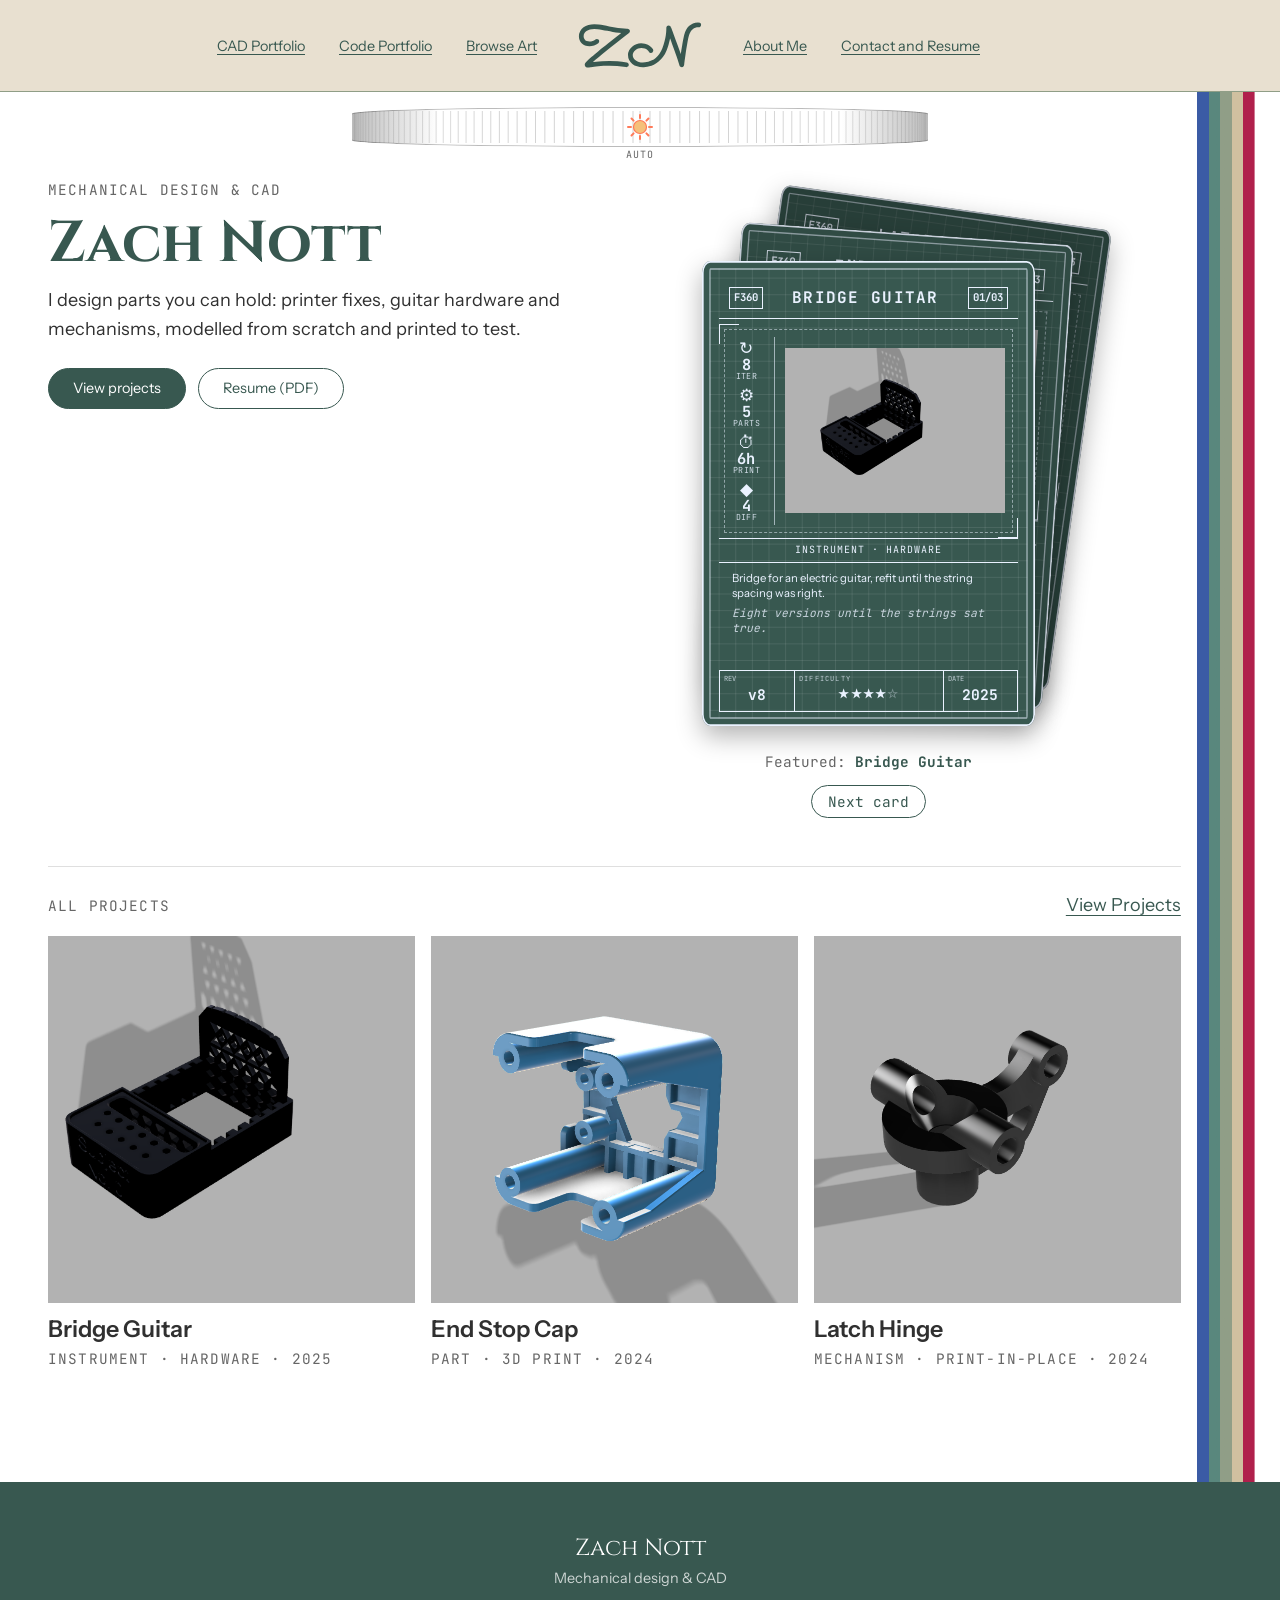
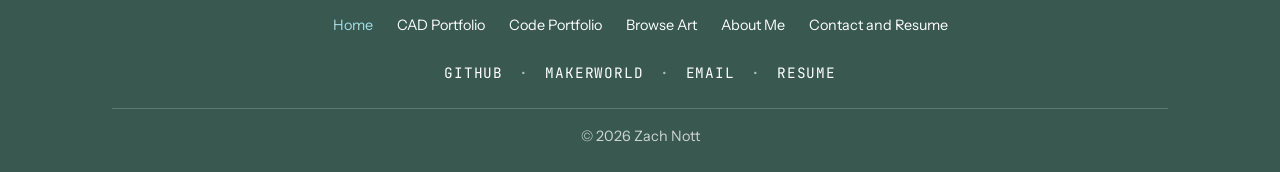
<file: index.html>
<!DOCTYPE html>

<html lang="en">
    <head>
        <meta charset="UTF-8">
        <meta name="viewport" content="width=device-width, initial-scale=1.0">
        <!-- CONTENT: the tab title and the text search engines and link previews show -->
        <title>Zach Nott · Mechanical Design &amp; CAD</title>
        <meta name="description" content="Portfolio of Zach Nott: CAD models, 3D-printed parts and mechanisms, from first sketch to printed part.">
        <link rel="stylesheet" href="css/styles.css">
        <link rel="stylesheet" href="css/cardyles.css">
        <link rel="stylesheet" href="css/homyles.css">
        <script src="js/script.js" defer></script>
        <!-- datacript.js before homcript.js: deferred scripts run in this order -->
        <script src="js/datacript.js" defer></script>
        <script src="js/homcript.js" defer></script>
        <!-- No defer on purpose: it sets the saved theme before the page is drawn (no white flash) -->
        <script src="js/themcript.js"></script>
    </head>

    <body class="thehomepage">

        <div id="page" class="site">
            <a class="skip-link screen-reader-text" href="#content">Skip to content</a>
            <!-- Same header in index.html, projects.html, aboutme.html, contact.html, code.html and art.html: change all six together -->
            <header id="topbranch" class="site-header">
                <div class="site-branding">
                </div>

                <nav id="site-nav" class="main-nav wrapper" aria-label="Main">
                    <!-- Mobile menu button: hidden until js/script.js runs, so without JS the links just stay visible -->
                    <button id="menu-toggle" class="menu-toggle" type="button" aria-expanded="true" hidden>
                        <span aria-hidden="true">&#9776;</span> <span class="menu-word">Menu</span>
                    </button>

                    <!-- Left Side Of Header -->
                    <div class="header-column-left">
                        <ul class="header-left-list">
                            <li class="header-left-item" id="item-cad">
                                <a class="menu-link" href="projects.html">CAD Portfolio</a></li>
                            <li class="header-left-item" id="item-code">
                                <a class="menu-link" href="code.html">Code Portfolio</a></li>
                            <li class="header-left-item" id="item-art">
                                <a class="menu-link" href="art.html">Browse Art</a></li>
                        </ul>
                    </div>

                    <!-- Center Of Header -->
                    <!-- The logo is the Home link, so its alt text names where it goes, not what it looks like -->
                    <div class="header-column-center">
                        <a href="index.html" class="size-spacing-style-logo" aria-current="page">
                            <span class="header-center-logo-original-container">
                                <!-- The logo is one file: replace assets/images/logo.svg to change it on every page.
                                     width/height reserve its space while it loads -->
                                <img src="assets/images/logo.svg" alt="Home" width="128" height="48">
                            </span>
                        </a>
                    </div>

                    <!-- Right Side Of Header -->
                    <div class="header-column-right">
                        <div class="inner-menu">
                            <div id="primary-nav" class="menu-wrap">
                                <ul class="menu-horizontal">
                                    <li class="header-right-item" id="item-about">
                                        <a class="menu-link" href="aboutme.html">About Me</a></li>
                                    <li class="header-right-item" id="item-contact">
                                        <a class="menu-link" href="contact.html">Contact and Resume</a></li>
                                    <!-- Hidden until The Laboratory is a real page (R1, owner 2026-11-07). Remove "hidden" to bring it back -->
                                    <li class="header-right-item mega-menu-item" id="item-lab" hidden>
                                        <a class="menu-link" href="thelab.html">The Laboratory</a>
                                        <!-- Phone-only toggle for the Lab links: hidden until js/script.js runs, like the Menu button.
                                             It must come before the list, because the CSS "~" only reaches later siblings -->
                                        <button class="submenu-toggle" type="button" aria-expanded="true" aria-label="Laboratory links" hidden><span aria-hidden="true">&#9656;</span></button>
                                        <ul class="mega-sub-menu">
                                            <li class="mega-menu-item"><a class="menu-link" href="#">Electronics and Circuitry</a></li>
                                            <li class="mega-menu-item"><a class="menu-link" href="#">Computer Design and Code</a></li>
                                            <li class="mega-menu-item"><a class="menu-link" href="#">Physical Realm and CAD</a></li>
                                            <li class="mega-menu-item"><a class="menu-link" href="#">The AI Abode</a></li>
                                            <li class="mega-menu-item"><a class="menu-link" href="#">In Works</a></li>
                                            <li class="mega-menu-item"><a class="menu-link" href="#">Complete Projects</a></li>
                                            <li class="mega-menu-item"><a class="menu-link" href="#">Research Topics</a></li>
                                        </ul>
                                    </li>
                                </ul>
                            </div>
                        </div>
                    </div>
                </nav>
                <!-- Theme picker: the dimmer (js/themcript.js, task 1.14, D35, D38). A white drum, at least a third
                     of the screen wide, with the sun and moon printed on it. Turning it is a smooth dimmer: the stripes,
                     stars and footer blend with it, and the page switches between Day and Night at halfway (D37).
                     Tap, Enter or Space: Auto -> Day -> Night. Drag or flick: turn it. Left/Right arrows: a tenth; Home/End: the ends.
                     Hidden until the script runs; without JS the site just follows the OS.
                     The look is the THEME DIMMER section of styles.css; the script draws the ridges and moves the sun and moon.
                     Swap the sun and moon <svg> art for the pixel sprites later (each is drawn around 0,0) -->
                <button id="theme-drum" class="theme-drum" type="button" hidden>
                    <span class="drum" aria-hidden="true">
                        <svg class="drum-face" viewBox="0 0 144 40" width="144" height="40" focusable="false">
                            <g class="drum-ridges"></g>
                            <g class="drum-body drum-sun">
                                <path class="sun-rays" d="M0 -12v3M0 9v3M-12 0h3M9 0h3M-8.5 -8.5l2.1 2.1M6.4 6.4l2.1 2.1M-8.5 8.5l2.1 -2.1M6.4 -6.4l2.1 -2.1"/>
                                <circle class="sun-disc" r="6.5"/>
                            </g>
                            <g class="drum-body drum-moon">
                                <circle class="moon-disc" r="9"/>
                                <circle class="moon-crater" cx="-2.8" cy="-2.8" r="2.2"/>
                                <circle class="moon-crater" cx="3.2" cy="2.2" r="1.6"/>
                                <circle class="moon-crater" cx="-1.6" cy="4.4" r="1.1"/>
                            </g>
                        </svg>
                    </span>
                    <span class="theme-tag"><span class="theme-name">Auto</span><span class="screen-reader-text"> theme. Press for the next theme</span></span>
                </button>
            </header>

            <!-- Landmarks: screen readers can jump straight to main or footer. The skip link targets #content -->
            <main id="content" class="site-main wrapper">

                <!-- HERO (task 2.0a): who, what, and where to go next, in the first screen.
                     Two columns on wide screens (text | featured card), one column on phones -->
                <section class="home-hero">
                    <div class="hero-text">
                        <!-- CONTENT: your field, your name, and one line about what you make -->
                        <p class="hero-label retro-label">Mechanical design &amp; CAD</p>
                        <h1 class="hero-name">Zach Nott</h1>
                        <p class="hero-line">I design parts you can hold: printer fixes, guitar hardware and mechanisms, modelled from scratch and printed to test.</p>
                        <div class="hero-buttons">
                            <a class="hero-button is-primary" href="projects.html">View projects</a>
                            <!-- Opens the resume PDF in the browser's viewer (no download attribute: a quick look
                                 is what a visitor wants here; the contact page's button saves it) -->
                            <a class="hero-button" href="assets/docs/zachery-nott-resume.pdf">Resume (PDF)</a>
                        </div>
                    </div>

                    <!-- FEATURED: the card stack (task 2.0c). js/homcript.js builds one Blueprint card for
                         each project with "featured": true in data/projects.json (D26), up to 3.
                         `hidden` until the script fills it: without JS the hero is just the text column -->
                    <div class="featured-slot" hidden>
                        <div class="card-stack"></div>
                        <div class="stack-controls">
                            <!-- aria-atomic: when the name changes, screen readers read the whole line.
                                 aria-live is added by the script AFTER the first fill, so page load stays quiet -->
                            <p class="featured-caption" aria-atomic="true">Featured: <b class="featured-name"></b></p>
                            <!-- Keyboard and screen-reader way to swap cards (back cards are mouse-only shortcuts) -->
                            <button class="stack-next" type="button" hidden>Next card</button>
                        </div>
                    </div>
                </section>

                <!-- CATALOG: every project as a tile: picture, name, one meta line (sleek pass, like dazprojects).
                     A <ul> lets screen readers announce "list, 3 items". Each project's name is an <h3>
                     link; the images have alt="" because that heading already names the project -->
                <section class="home-catalog" aria-labelledby="catalog-heading">
                    <div class="catalog-head">
                        <h2 id="catalog-heading" class="catalog-heading retro-label">All projects</h2>
                        <a href="projects.html">View Projects</a>
                    </div>
                    <!-- CONTENT: projects live in data/projects.json (D26). js/homcript.js fills this list,
                         one <li> per project, so there is nothing to type here -->
                    <ul id="catalog-grid" class="catalog-grid" role="list"></ul>
                    <noscript>
                        <p class="catalog-note">The catalog needs JavaScript. <a href="projects.html">Open the CAD portfolio</a>.</p>
                    </noscript>
                </section>
            </main>

            <!-- The footer is the full-width pine band; .footer-inner keeps the content lined up with the page -->
            <footer class="site-footer">
                <div class="footer-inner wrapper">
                    <!-- Same footer in all six pages: change them together.
                         Phones show labelled groups; from 40rem it's centered rows (css/styles.css, FOOTER).
                         Every link uses the same pattern: to fill one in, change only its href (and text) -->
                    <div class="footer-brand">
                        <p class="footer-name">Zach Nott</p>
                        <p class="footer-tagline">Mechanical design &amp; CAD</p>
                    </div>

                    <!-- aria-labelledby names the landmark with the visible "Pages" label,
                         so screen readers announce "Pages, navigation" -->
                    <nav class="footer-nav" aria-labelledby="footer-pages-label">
                        <p class="footer-label" id="footer-pages-label">Pages</p>
                        <ul class="footer-list footer-pages">
                            <li class="footer-item"><a class="footer-link" href="index.html" aria-current="page">Home</a></li>
                            <li class="footer-item"><a class="footer-link" href="projects.html">CAD Portfolio</a></li>
                            <li class="footer-item"><a class="footer-link" href="code.html">Code Portfolio</a></li>
                            <li class="footer-item"><a class="footer-link" href="art.html">Browse Art</a></li>
                            <li class="footer-item"><a class="footer-link" href="aboutme.html">About Me</a></li>
                            <li class="footer-item"><a class="footer-link" href="contact.html">Contact and Resume</a></li>
                        </ul>
                    </nav>

                    <!-- Two groups in one wrapper: side by side on phones, one dotted row on wider screens -->
                    <div class="footer-extras">
                        <!-- The owner's profiles on other sites -->
                        <div class="footer-group">
                            <p class="footer-label">Elsewhere</p>
                            <ul class="footer-list">
                                <li class="footer-item"><a class="footer-link" href="https://github.com/OopsieLazy">GitHub</a></li>
                                <li class="footer-item"><a class="footer-link" href="https://makerworld.com/en/@Azuya_1500">MakerWorld</a></li>
                            </ul>
                        </div>
                        <!-- Email and Resume go to the contact page (2.2), which keeps the address out of
                             the HTML: a plain mailto: here would be scraped by spam bots -->
                        <div class="footer-group">
                            <p class="footer-label">Get in touch</p>
                            <ul class="footer-list">
                                <li class="footer-item"><a class="footer-link" href="contact.html#email">Email</a></li>
                                <li class="footer-item"><a class="footer-link" href="contact.html#resume">Resume</a></li>
                            </ul>
                        </div>
                    </div>

                    <p class="footer-copy">&copy; 2026 Zach Nott</p>
                </div>
            </footer>
        </div>
    </body>

</html>


<!-- Needs Ideation: what i want to show, projects, about me, styling, cv download, and etc -->
</file>
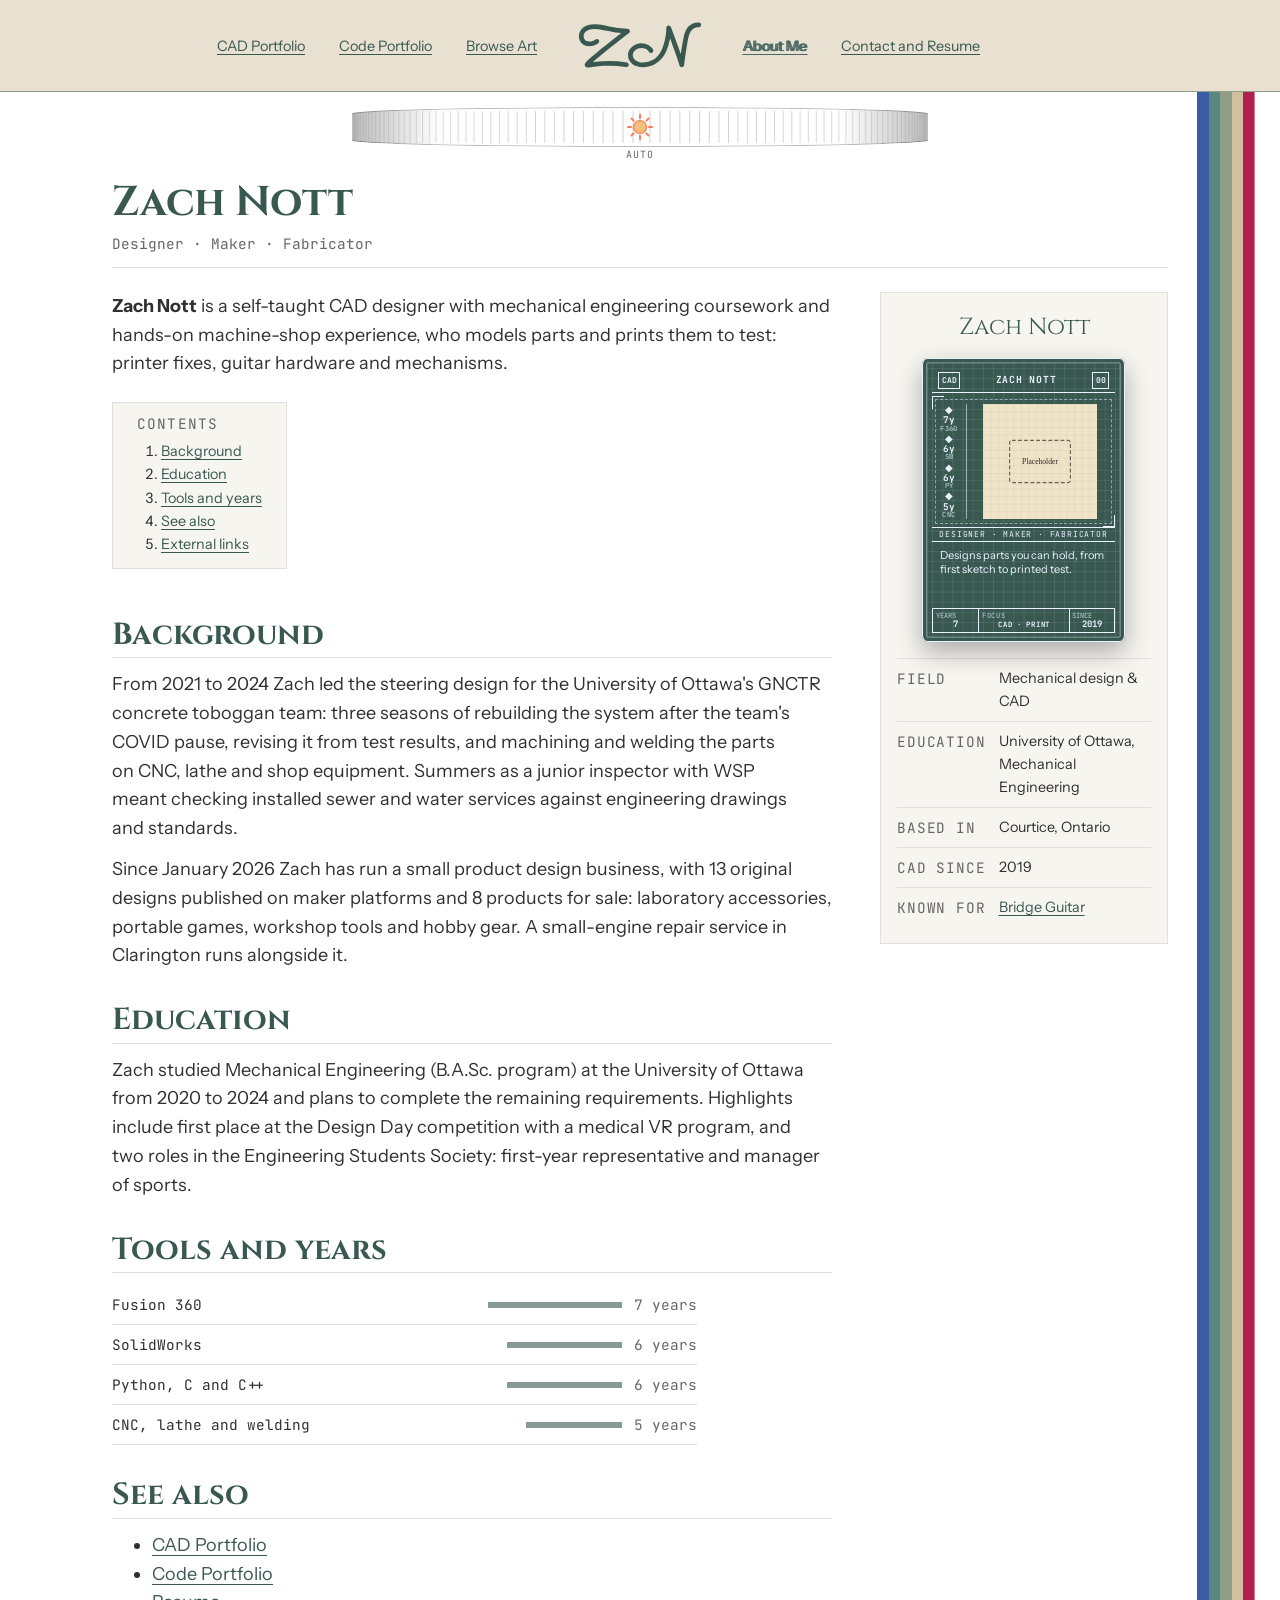
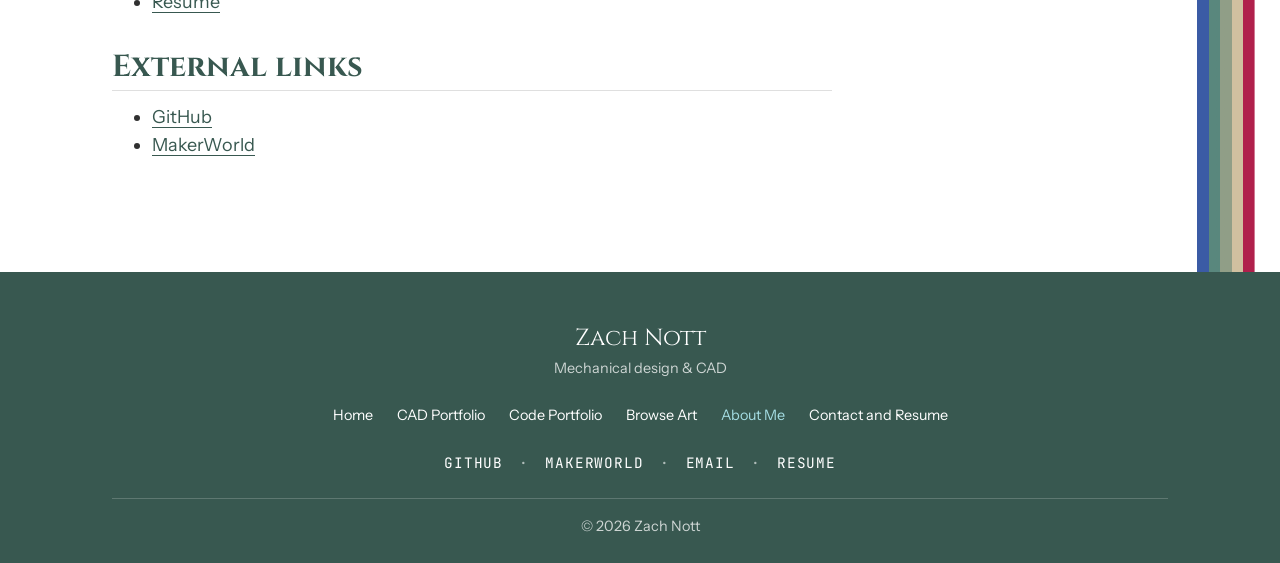
<file: aboutme.html>
<!DOCTYPE html>

<html lang="en">
    <head>
        <meta charset="UTF-8">
        <meta name="viewport" content="width=device-width, initial-scale=1.0">
        <!-- CONTENT: the tab title and the text search engines and link previews show -->
        <title>About · Zach Nott</title>
        <meta name="description" content="About Zach Nott: a mechanical designer who models parts in CAD and prints them to test.">
        <link rel="stylesheet" href="css/styles.css">
        <link rel="stylesheet" href="css/cardyles.css">
        <link rel="stylesheet" href="css/aboutyles.css">
        <script src="js/script.js" defer></script>
        <!-- No defer on purpose: it sets the saved theme before the page is drawn (no white flash) -->
        <script src="js/themcript.js"></script>
    </head>
    
    <body class="theaboutpage">

        <div id="page" class="site">
            <a class="skip-link screen-reader-text" href="#content">Skip to content</a>
            <!-- Same header in index.html, projects.html, aboutme.html, contact.html, code.html and art.html: change all six together -->
            <header id="topbranch" class="site-header">
                <div class="site-branding">
                </div>

                <nav id="site-nav" class="main-nav wrapper" aria-label="Main">
                    <!-- Mobile menu button: hidden until js/script.js runs, so without JS the links just stay visible -->
                    <button id="menu-toggle" class="menu-toggle" type="button" aria-expanded="true" hidden>
                        <span aria-hidden="true">&#9776;</span> <span class="menu-word">Menu</span>
                    </button>

                    <!-- Left Side Of Header -->
                    <div class="header-column-left">
                        <ul class="header-left-list">
                            <li class="header-left-item" id="item-cad">
                                <a class="menu-link" href="projects.html">CAD Portfolio</a></li>
                            <li class="header-left-item" id="item-code">
                                <a class="menu-link" href="code.html">Code Portfolio</a></li>
                            <li class="header-left-item" id="item-art">
                                <a class="menu-link" href="art.html">Browse Art</a></li>
                        </ul>
                    </div>

                    <!-- Center Of Header -->
                    <!-- The logo is the Home link, so its alt text names where it goes, not what it looks like -->
                    <div class="header-column-center">
                        <a href="index.html" class="size-spacing-style-logo">
                            <span class="header-center-logo-original-container">
                                <!-- The logo is one file: replace assets/images/logo.svg to change it on every page.
                                     width/height reserve its space while it loads -->
                                <img src="assets/images/logo.svg" alt="Home" width="128" height="48">
                            </span>
                        </a>
                    </div>

                    <!-- Right Side Of Header -->
                    <div class="header-column-right">
                        <div class="inner-menu">
                            <div id="primary-nav" class="menu-wrap">
                                <ul class="menu-horizontal">
                                    <li class="header-right-item" id="item-about">
                                        <a class="menu-link" href="aboutme.html" aria-current="page">About Me</a></li>
                                    <li class="header-right-item" id="item-contact">
                                        <a class="menu-link" href="contact.html">Contact and Resume</a></li>
                                    <!-- Hidden until The Laboratory is a real page (R1, owner 2026-11-07). Remove "hidden" to bring it back -->
                                    <li class="header-right-item mega-menu-item" id="item-lab" hidden>
                                        <a class="menu-link" href="thelab.html">The Laboratory</a>
                                        <!-- Phone-only toggle for the Lab links: hidden until js/script.js runs, like the Menu button.
                                             It must come before the list, because the CSS "~" only reaches later siblings -->
                                        <button class="submenu-toggle" type="button" aria-expanded="true" aria-label="Laboratory links" hidden><span aria-hidden="true">&#9656;</span></button>
                                        <ul class="mega-sub-menu">
                                            <li class="mega-menu-item"><a class="menu-link" href="#">Electronics and Circuitry</a></li>
                                            <li class="mega-menu-item"><a class="menu-link" href="#">Computer Design and Code</a></li>
                                            <li class="mega-menu-item"><a class="menu-link" href="#">Physical Realm and CAD</a></li>
                                            <li class="mega-menu-item"><a class="menu-link" href="#">The AI Abode</a></li>
                                            <li class="mega-menu-item"><a class="menu-link" href="#">In Works</a></li>
                                            <li class="mega-menu-item"><a class="menu-link" href="#">Complete Projects</a></li>
                                            <li class="mega-menu-item"><a class="menu-link" href="#">Research Topics</a></li>
                                        </ul>
                                    </li>
                                </ul>
                            </div>
                        </div>
                    </div>
                </nav>
                <!-- Theme picker: the dimmer (js/themcript.js, task 1.14, D35, D38). A white drum, at least a third
                     of the screen wide, with the sun and moon printed on it. Turning it is a smooth dimmer: the stripes,
                     stars and footer blend with it, and the page switches between Day and Night at halfway (D37).
                     Tap, Enter or Space: Auto -> Day -> Night. Drag or flick: turn it. Left/Right arrows: a tenth; Home/End: the ends.
                     Hidden until the script runs; without JS the site just follows the OS.
                     The look is the THEME DIMMER section of styles.css; the script draws the ridges and moves the sun and moon.
                     Swap the sun and moon <svg> art for the pixel sprites later (each is drawn around 0,0) -->
                <button id="theme-drum" class="theme-drum" type="button" hidden>
                    <span class="drum" aria-hidden="true">
                        <svg class="drum-face" viewBox="0 0 144 40" width="144" height="40" focusable="false">
                            <g class="drum-ridges"></g>
                            <g class="drum-body drum-sun">
                                <path class="sun-rays" d="M0 -12v3M0 9v3M-12 0h3M9 0h3M-8.5 -8.5l2.1 2.1M6.4 6.4l2.1 2.1M-8.5 8.5l2.1 -2.1M6.4 -6.4l2.1 -2.1"/>
                                <circle class="sun-disc" r="6.5"/>
                            </g>
                            <g class="drum-body drum-moon">
                                <circle class="moon-disc" r="9"/>
                                <circle class="moon-crater" cx="-2.8" cy="-2.8" r="2.2"/>
                                <circle class="moon-crater" cx="3.2" cy="2.2" r="1.6"/>
                                <circle class="moon-crater" cx="-1.6" cy="4.4" r="1.1"/>
                            </g>
                        </svg>
                    </span>
                    <span class="theme-tag"><span class="theme-name">Auto</span><span class="screen-reader-text"> theme. Press for the next theme</span></span>
                </button>
            </header>

            <!-- Landmarks: screen readers can jump straight to main or footer. The skip link targets #content -->
            <main id="content" class="site-main wrapper">
                <!-- An encyclopedia-style biography (task 2.1, owner's pick): title, lead paragraph,
                     infobox, contents, sections. Plain HTML, no JS. Every text slot is marked CONTENT -->
                <article class="bio">
                    <header class="bio-head">
                        <h1>Zach Nott</h1>
                        <!-- CONTENT: one short line under the name -->
                        <p class="bio-tagline">Designer · Maker · Fabricator</p>
                    </header>

                    <!-- Phones: lead, infobox, the rest (source order). Wide screens: the infobox moves
                         to a right column beside both the lead and the rest (grid areas in aboutyles.css) -->
                    <div class="bio-layout">
                        <!-- CONTENT: the lead. Your name in bold first, then who you are in a sentence or two -->
                        <p class="bio-lead"><b>Zach Nott</b> is a self-taught CAD designer with mechanical engineering coursework and hands-on machine-shop experience, who models parts and prints them to test: printer fixes, guitar hardware and mechanisms.</p>

                        <aside class="infobox" aria-label="Profile summary">
                            <p class="infobox-title">Zach Nott</p>
                            <!-- The card is decoration: its name, tools and text are all on this page as
                                 real text too, so aria-hidden stops screen readers reading them twice.
                                 .card-holder is required around a card (see cardyles.css) -->
                            <div class="card-holder infobox-card" aria-hidden="true">
                                <div class="bp-card">
                                    <span class="card-top"><span class="card-tool">CAD</span><span class="card-name">Zach Nott</span><span class="card-number">00</span></span>
                                    <!-- CONTENT: your photo (strip EXIF/GPS first) and your top four tools -->
                                    <span class="card-art">
                                        <img src="assets/images/placeholder.svg" alt="">
                                        <span class="card-stats">
                                            <span class="card-stat"><span class="card-icon">◆</span><b>7y</b><small>F360</small></span>
                                            <span class="card-stat"><span class="card-icon">◆</span><b>6y</b><small>SW</small></span>
                                            <span class="card-stat"><span class="card-icon">◆</span><b>6y</b><small>Py</small></span>
                                            <span class="card-stat"><span class="card-icon">◆</span><b>5y</b><small>CNC</small></span>
                                        </span>
                                    </span>
                                    <span class="card-type">Designer · Maker · Fabricator</span>
                                    <span class="card-text">
                                        <span class="card-desc">Designs parts you can hold, from first sketch to printed test.</span>
                                        <span class="card-flavor">Create something from nothing.</span>
                                    </span>
                                    <!-- data-label names each footer cell (cardyles.css) -->
                                    <span class="card-foot">
                                        <span class="card-rev" data-label="YEARS">7</span>
                                        <span class="card-difficulty" data-label="FOCUS">CAD · PRINT</span>
                                        <span class="card-date" data-label="SINCE">2019</span>
                                    </span>
                                </div>
                            </div>
                            <!-- CONTENT: the facts. A row header (th scope="row") names each value for screen readers -->
                            <table class="infobox-facts">
                                <tr><th scope="row">Field</th><td>Mechanical design &amp; CAD</td></tr>
                                <tr><th scope="row">Education</th><td>University of Ottawa, Mechanical Engineering</td></tr>
                                <tr><th scope="row">Based in</th><td>Courtice, Ontario</td></tr>
                                <tr><th scope="row">CAD since</th><td>2019</td></tr>
                                <tr><th scope="row">Known for</th><td><a href="projects.html#bridge-guitar">Bridge Guitar</a></td></tr>
                            </table>
                        </aside>

                        <div class="bio-rest">
                            <!-- Contents box: plain links to the section ids below -->
                            <nav class="bio-toc" aria-labelledby="toc-title">
                                <h2 id="toc-title" class="bio-toc-title">Contents</h2>
                                <ol>
                                    <li><a href="#background">Background</a></li>
                                    <li><a href="#education">Education</a></li>
                                    <li><a href="#tools">Tools and years</a></li>
                                    <li><a href="#see-also">See also</a></li>
                                    <li><a href="#external-links">External links</a></li>
                                </ol>
                            </nav>

                            <section id="background">
                                <h2>Background</h2>
                                <!-- CONTENT: how you got into design, what you like to make -->
                                <p>From 2021 to 2024 Zach led the steering design for the University of Ottawa's GNCTR concrete toboggan team: three seasons of rebuilding the system after the team's COVID pause, revising it from test results, and machining and welding the parts on CNC, lathe and shop equipment. Summers as a junior inspector with WSP meant checking installed sewer and water services against engineering drawings and standards.</p>
                                <p>Since January 2026 Zach has run a small product design business, with 13 original designs published on maker platforms and 8 products for sale: laboratory accessories, portable games, workshop tools and hobby gear. A small-engine repair service in Clarington runs alongside it.</p>
                            </section>

                            <section id="education">
                                <h2>Education</h2>
                                <!-- CONTENT: school, program, years, anything you're proud of -->
                                <p>Zach studied Mechanical Engineering (B.A.Sc. program) at the University of Ottawa from 2020 to 2024 and plans to complete the remaining requirements. Highlights include first place at the Design Day competition with a medical VR program, and two roles in the Engineering Students Society: first-year representative and manager of sports.</p>
                            </section>

                            <section id="tools">
                                <h2>Tools and years</h2>
                                <!-- CONTENT: one row per tool. data-years (1–10) sets the bar length;
                                     the years are also written as text, so the bar is only decoration -->
                                <dl class="tool-list">
                                    <div><dt>Fusion 360</dt><dd><span class="tool-bar" data-years="7"></span>7 years</dd></div>
                                    <div><dt>SolidWorks</dt><dd><span class="tool-bar" data-years="6"></span>6 years</dd></div>
                                    <div><dt>Python, C and C++</dt><dd><span class="tool-bar" data-years="6"></span>6 years</dd></div>
                                    <div><dt>CNC, lathe and welding</dt><dd><span class="tool-bar" data-years="5"></span>5 years</dd></div>
                                </dl>
                            </section>

                            <section id="see-also">
                                <h2>See also</h2>
                                <ul>
                                    <li><a href="projects.html">CAD Portfolio</a></li>
                                    <li><a href="code.html">Code Portfolio</a></li>
                                    <li><a href="contact.html#resume">Resume</a></li>
                                </ul>
                            </section>

                            <section id="external-links">
                                <h2>External links</h2>
                                <!-- Profiles on other sites. They open in the same tab; a link that opens a new tab
                                     (target="_blank") also gets rel="noopener noreferrer" -->
                                <ul>
                                    <li><a href="https://github.com/OopsieLazy">GitHub</a></li>
                                    <li><a href="https://makerworld.com/en/@Azuya_1500">MakerWorld</a></li>
                                </ul>
                            </section>
                        </div>
                    </div>
                </article>
            </main>

            <!-- The footer is the full-width pine band; .footer-inner keeps the content lined up with the page -->
            <footer class="site-footer">
                <div class="footer-inner wrapper">
                    <!-- Same footer in all six pages: change them together.
                         Phones show labelled groups; from 40rem it's centered rows (css/styles.css, FOOTER).
                         Every link uses the same pattern: to fill one in, change only its href (and text) -->
                    <div class="footer-brand">
                        <p class="footer-name">Zach Nott</p>
                        <p class="footer-tagline">Mechanical design &amp; CAD</p>
                    </div>

                    <!-- aria-labelledby names the landmark with the visible "Pages" label,
                         so screen readers announce "Pages, navigation" -->
                    <nav class="footer-nav" aria-labelledby="footer-pages-label">
                        <p class="footer-label" id="footer-pages-label">Pages</p>
                        <ul class="footer-list footer-pages">
                            <li class="footer-item"><a class="footer-link" href="index.html">Home</a></li>
                            <li class="footer-item"><a class="footer-link" href="projects.html">CAD Portfolio</a></li>
                            <li class="footer-item"><a class="footer-link" href="code.html">Code Portfolio</a></li>
                            <li class="footer-item"><a class="footer-link" href="art.html">Browse Art</a></li>
                            <li class="footer-item"><a class="footer-link" href="aboutme.html" aria-current="page">About Me</a></li>
                            <li class="footer-item"><a class="footer-link" href="contact.html">Contact and Resume</a></li>
                        </ul>
                    </nav>

                    <!-- Two groups in one wrapper: side by side on phones, one dotted row on wider screens -->
                    <div class="footer-extras">
                        <!-- The owner's profiles on other sites -->
                        <div class="footer-group">
                            <p class="footer-label">Elsewhere</p>
                            <ul class="footer-list">
                                <li class="footer-item"><a class="footer-link" href="https://github.com/OopsieLazy">GitHub</a></li>
                                <li class="footer-item"><a class="footer-link" href="https://makerworld.com/en/@Azuya_1500">MakerWorld</a></li>
                            </ul>
                        </div>
                        <!-- Email and Resume go to the contact page (2.2), which keeps the address out of
                             the HTML: a plain mailto: here would be scraped by spam bots -->
                        <div class="footer-group">
                            <p class="footer-label">Get in touch</p>
                            <ul class="footer-list">
                                <li class="footer-item"><a class="footer-link" href="contact.html#email">Email</a></li>
                                <li class="footer-item"><a class="footer-link" href="contact.html#resume">Resume</a></li>
                            </ul>
                        </div>
                    </div>

                    <p class="footer-copy">&copy; 2026 Zach Nott</p>
                </div>
            </footer>
        </div>
    </body>

</html>
</file>
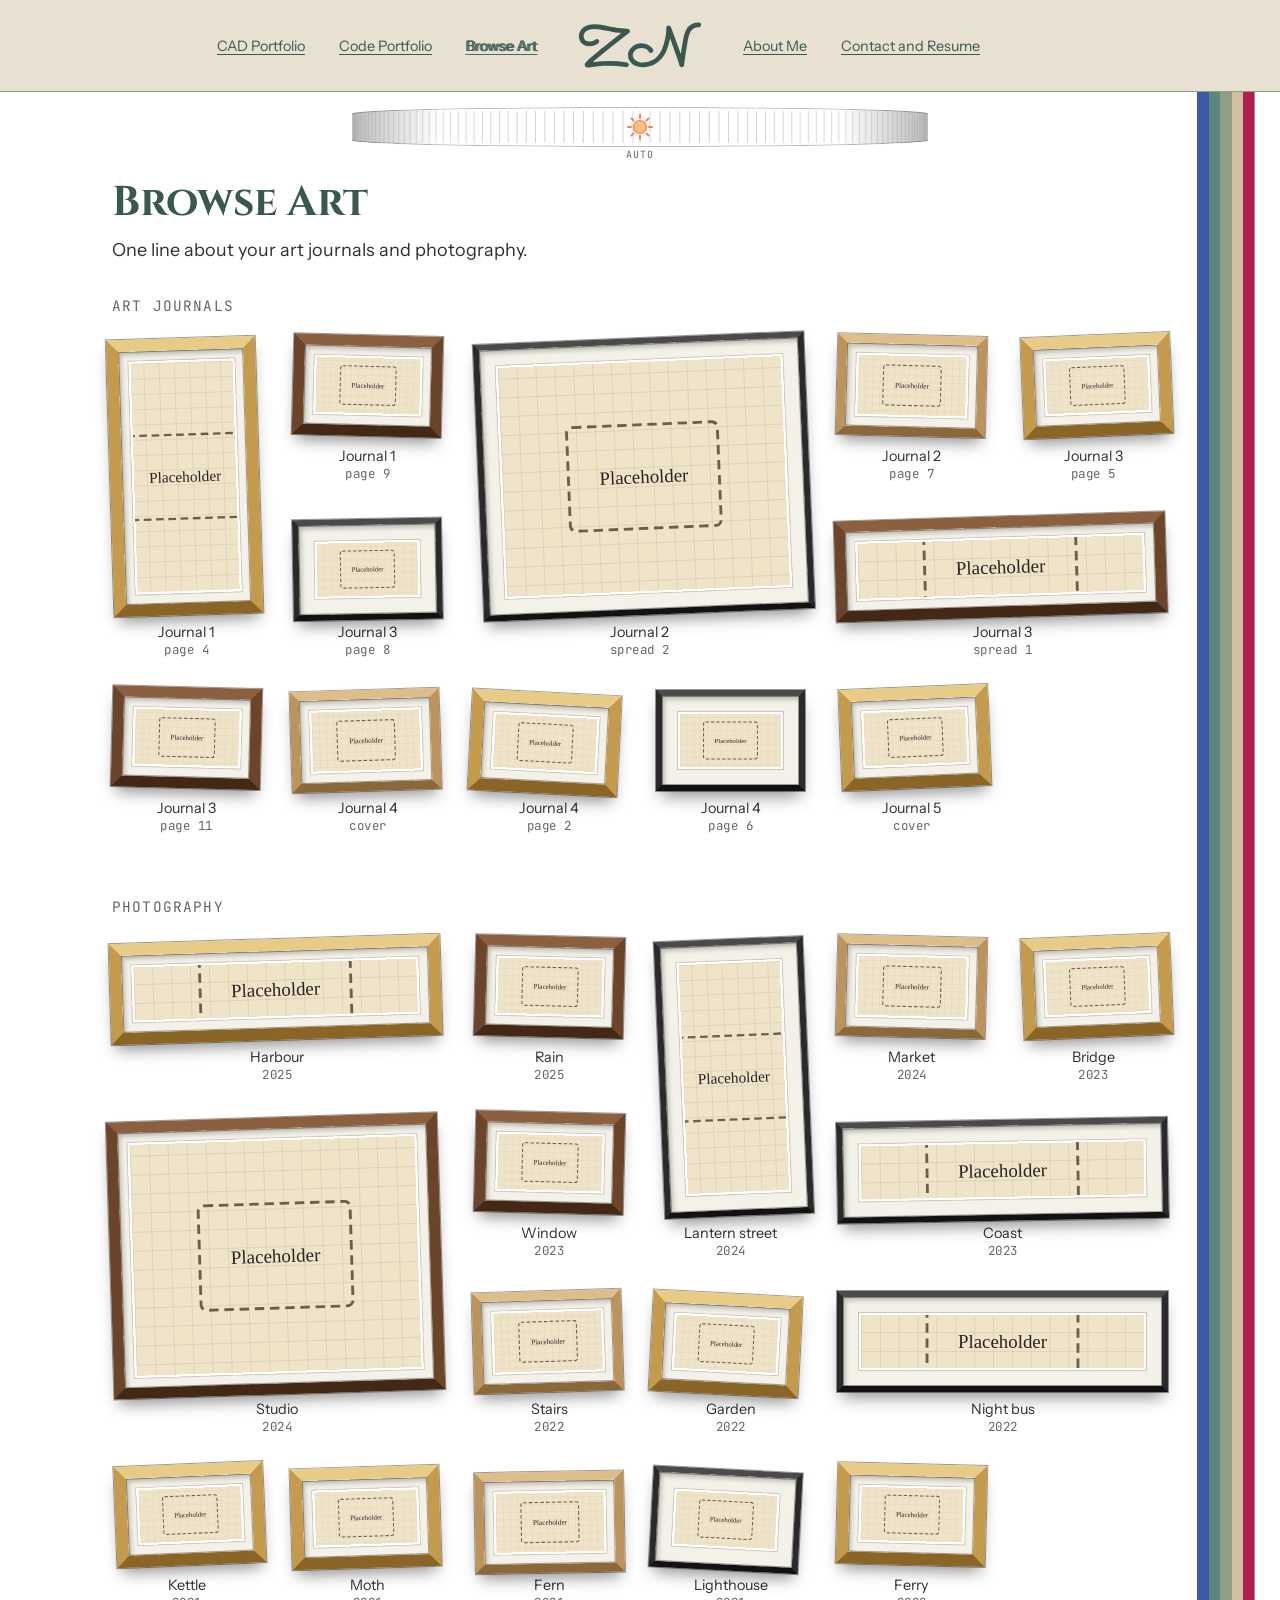
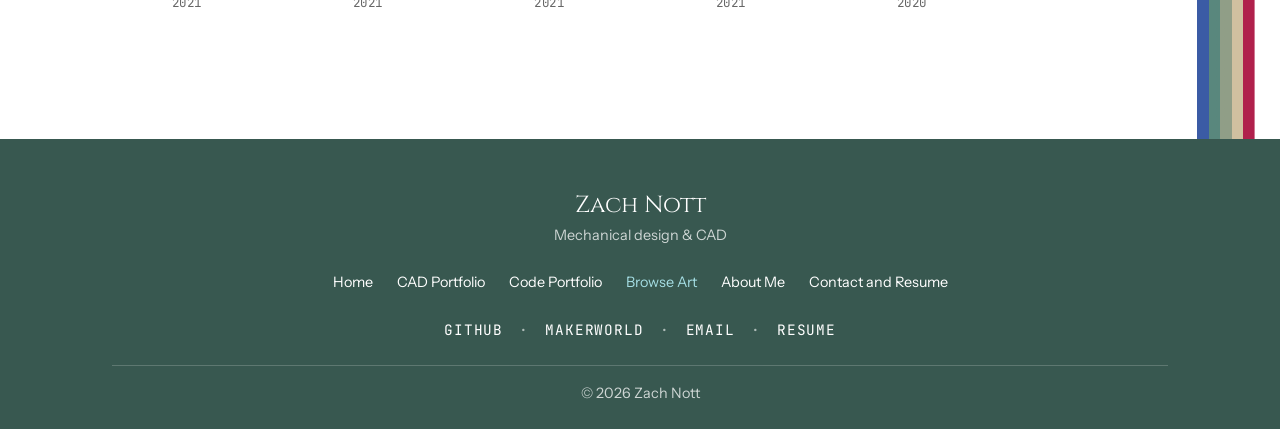
<file: art.html>
<!DOCTYPE html>

<html lang="en">
    <head>
        <meta charset="UTF-8">
        <meta name="viewport" content="width=device-width, initial-scale=1.0">
        <!-- CONTENT: the tab title and the text search engines and link previews show -->
        <title>Browse Art · Zach Nott</title>
        <meta name="description" content="Art journals and photography by Zach Nott, hung salon-style.">
        <link rel="stylesheet" href="css/styles.css">
        <link rel="stylesheet" href="css/artyles.css">
        <script src="js/script.js" defer></script>
        <!-- No defer on purpose: it sets the saved theme before the page is drawn (no white flash) -->
        <script src="js/themcript.js"></script>
    </head>
    
    <body class="theartpage">

        <div id="page" class="site">
            <a class="skip-link screen-reader-text" href="#content">Skip to content</a>
            <!-- Same header in index.html, projects.html, aboutme.html, contact.html, code.html and art.html: change all six together -->
            <header id="topbranch" class="site-header">
                <div class="site-branding">
                </div>

                <nav id="site-nav" class="main-nav wrapper" aria-label="Main">
                    <!-- Mobile menu button: hidden until js/script.js runs, so without JS the links just stay visible -->
                    <button id="menu-toggle" class="menu-toggle" type="button" aria-expanded="true" hidden>
                        <span aria-hidden="true">&#9776;</span> <span class="menu-word">Menu</span>
                    </button>

                    <!-- Left Side Of Header -->
                    <div class="header-column-left">
                        <ul class="header-left-list">
                            <li class="header-left-item" id="item-cad">
                                <a class="menu-link" href="projects.html">CAD Portfolio</a></li>
                            <li class="header-left-item" id="item-code">
                                <a class="menu-link" href="code.html">Code Portfolio</a></li>
                            <li class="header-left-item" id="item-art">
                                <a class="menu-link" href="art.html" aria-current="page">Browse Art</a></li>
                        </ul>
                    </div>

                    <!-- Center Of Header -->
                    <!-- The logo is the Home link, so its alt text names where it goes, not what it looks like -->
                    <div class="header-column-center">
                        <a href="index.html" class="size-spacing-style-logo">
                            <span class="header-center-logo-original-container">
                                <!-- The logo is one file: replace assets/images/logo.svg to change it on every page.
                                     width/height reserve its space while it loads -->
                                <img src="assets/images/logo.svg" alt="Home" width="128" height="48">
                            </span>
                        </a>
                    </div>

                    <!-- Right Side Of Header -->
                    <div class="header-column-right">
                        <div class="inner-menu">
                            <div id="primary-nav" class="menu-wrap">
                                <ul class="menu-horizontal">
                                    <li class="header-right-item" id="item-about">
                                        <a class="menu-link" href="aboutme.html">About Me</a></li>
                                    <li class="header-right-item" id="item-contact">
                                        <a class="menu-link" href="contact.html">Contact and Resume</a></li>
                                    <!-- Hidden until The Laboratory is a real page (R1, owner 2026-11-07). Remove "hidden" to bring it back -->
                                    <li class="header-right-item mega-menu-item" id="item-lab" hidden>
                                        <a class="menu-link" href="thelab.html">The Laboratory</a>
                                        <!-- Phone-only toggle for the Lab links: hidden until js/script.js runs, like the Menu button.
                                             It must come before the list, because the CSS "~" only reaches later siblings -->
                                        <button class="submenu-toggle" type="button" aria-expanded="true" aria-label="Laboratory links" hidden><span aria-hidden="true">&#9656;</span></button>
                                        <ul class="mega-sub-menu">
                                            <li class="mega-menu-item"><a class="menu-link" href="#">Electronics and Circuitry</a></li>
                                            <li class="mega-menu-item"><a class="menu-link" href="#">Computer Design and Code</a></li>
                                            <li class="mega-menu-item"><a class="menu-link" href="#">Physical Realm and CAD</a></li>
                                            <li class="mega-menu-item"><a class="menu-link" href="#">The AI Abode</a></li>
                                            <li class="mega-menu-item"><a class="menu-link" href="#">In Works</a></li>
                                            <li class="mega-menu-item"><a class="menu-link" href="#">Complete Projects</a></li>
                                            <li class="mega-menu-item"><a class="menu-link" href="#">Research Topics</a></li>
                                        </ul>
                                    </li>
                                </ul>
                            </div>
                        </div>
                    </div>
                </nav>
                <!-- Theme picker: the dimmer (js/themcript.js, task 1.14, D35, D38). A white drum, at least a third
                     of the screen wide, with the sun and moon printed on it. Turning it is a smooth dimmer: the stripes,
                     stars and footer blend with it, and the page switches between Day and Night at halfway (D37).
                     Tap, Enter or Space: Auto -> Day -> Night. Drag or flick: turn it. Left/Right arrows: a tenth; Home/End: the ends.
                     Hidden until the script runs; without JS the site just follows the OS.
                     The look is the THEME DIMMER section of styles.css; the script draws the ridges and moves the sun and moon.
                     Swap the sun and moon <svg> art for the pixel sprites later (each is drawn around 0,0) -->
                <button id="theme-drum" class="theme-drum" type="button" hidden>
                    <span class="drum" aria-hidden="true">
                        <svg class="drum-face" viewBox="0 0 144 40" width="144" height="40" focusable="false">
                            <g class="drum-ridges"></g>
                            <g class="drum-body drum-sun">
                                <path class="sun-rays" d="M0 -12v3M0 9v3M-12 0h3M9 0h3M-8.5 -8.5l2.1 2.1M6.4 6.4l2.1 2.1M-8.5 8.5l2.1 -2.1M6.4 -6.4l2.1 -2.1"/>
                                <circle class="sun-disc" r="6.5"/>
                            </g>
                            <g class="drum-body drum-moon">
                                <circle class="moon-disc" r="9"/>
                                <circle class="moon-crater" cx="-2.8" cy="-2.8" r="2.2"/>
                                <circle class="moon-crater" cx="3.2" cy="2.2" r="1.6"/>
                                <circle class="moon-crater" cx="-1.6" cy="4.4" r="1.1"/>
                            </g>
                        </svg>
                    </span>
                    <span class="theme-tag"><span class="theme-name">Auto</span><span class="screen-reader-text"> theme. Press for the next theme</span></span>
                </button>
            </header>

            <!-- Landmarks: screen readers can jump straight to main or footer. The skip link targets #content -->
            <main id="content" class="site-main wrapper">
                <!-- Browse Art (task 2.4, owner's pick): a "salon hang", framed pictures packed in
                     mixed sizes, each a little crooked, with a straight label underneath. Plain HTML, no JS.
                     TO ADD A PIECE: copy one <li> block and change the two image paths, the alt text,
                     the label title and its detail (the <span>). Optional size class on the <li>:
                     is-wide (landscape), is-tall (portrait) or is-big. The moulding and the tilt are
                     picked automatically by its position (artyles.css), so the wall stays varied -->
                <header class="art-head">
                    <h1>Browse Art</h1>
                    <!-- CONTENT: one line about your art journals and photography -->
                    <p>One line about your art journals and photography.</p>
                </header>

                <section class="art-room" aria-labelledby="journals-title">
                    <h2 id="journals-title" class="art-label">Art journals</h2>
                    <!-- CONTENT: your journal pages (photographed flat, metadata stripped) -->
                    <ul class="salon" role="list">
                        <li class="is-tall">
                            <figure class="piece">
                                <a class="frame" href="assets/images/placeholder.svg"><img src="assets/images/placeholder.svg" alt="Placeholder: Journal 1, page 4"></a>
                                <figcaption>Journal 1 <span class="label-meta">page 4</span></figcaption>
                            </figure>
                        </li>
                        <li>
                            <figure class="piece">
                                <a class="frame" href="assets/images/placeholder.svg"><img src="assets/images/placeholder.svg" alt="Placeholder: Journal 1, page 9"></a>
                                <figcaption>Journal 1 <span class="label-meta">page 9</span></figcaption>
                            </figure>
                        </li>
                        <li class="is-big">
                            <figure class="piece">
                                <a class="frame" href="assets/images/placeholder.svg"><img src="assets/images/placeholder.svg" alt="Placeholder: Journal 2, spread 2"></a>
                                <figcaption>Journal 2 <span class="label-meta">spread 2</span></figcaption>
                            </figure>
                        </li>
                        <li>
                            <figure class="piece">
                                <a class="frame" href="assets/images/placeholder.svg"><img src="assets/images/placeholder.svg" alt="Placeholder: Journal 2, page 7"></a>
                                <figcaption>Journal 2 <span class="label-meta">page 7</span></figcaption>
                            </figure>
                        </li>
                        <li class="is-wide">
                            <figure class="piece">
                                <a class="frame" href="assets/images/placeholder.svg"><img src="assets/images/placeholder.svg" alt="Placeholder: Journal 3, spread 1"></a>
                                <figcaption>Journal 3 <span class="label-meta">spread 1</span></figcaption>
                            </figure>
                        </li>
                        <li>
                            <figure class="piece">
                                <a class="frame" href="assets/images/placeholder.svg"><img src="assets/images/placeholder.svg" alt="Placeholder: Journal 3, page 5"></a>
                                <figcaption>Journal 3 <span class="label-meta">page 5</span></figcaption>
                            </figure>
                        </li>
                        <li>
                            <figure class="piece">
                                <a class="frame" href="assets/images/placeholder.svg"><img src="assets/images/placeholder.svg" alt="Placeholder: Journal 3, page 8"></a>
                                <figcaption>Journal 3 <span class="label-meta">page 8</span></figcaption>
                            </figure>
                        </li>
                        <li>
                            <figure class="piece">
                                <a class="frame" href="assets/images/placeholder.svg"><img src="assets/images/placeholder.svg" alt="Placeholder: Journal 3, page 11"></a>
                                <figcaption>Journal 3 <span class="label-meta">page 11</span></figcaption>
                            </figure>
                        </li>
                        <li>
                            <figure class="piece">
                                <a class="frame" href="assets/images/placeholder.svg"><img src="assets/images/placeholder.svg" alt="Placeholder: Journal 4, cover"></a>
                                <figcaption>Journal 4 <span class="label-meta">cover</span></figcaption>
                            </figure>
                        </li>
                        <li>
                            <figure class="piece">
                                <a class="frame" href="assets/images/placeholder.svg"><img src="assets/images/placeholder.svg" alt="Placeholder: Journal 4, page 2"></a>
                                <figcaption>Journal 4 <span class="label-meta">page 2</span></figcaption>
                            </figure>
                        </li>
                        <li>
                            <figure class="piece">
                                <a class="frame" href="assets/images/placeholder.svg"><img src="assets/images/placeholder.svg" alt="Placeholder: Journal 4, page 6"></a>
                                <figcaption>Journal 4 <span class="label-meta">page 6</span></figcaption>
                            </figure>
                        </li>
                        <li>
                            <figure class="piece">
                                <a class="frame" href="assets/images/placeholder.svg"><img src="assets/images/placeholder.svg" alt="Placeholder: Journal 5, cover"></a>
                                <figcaption>Journal 5 <span class="label-meta">cover</span></figcaption>
                            </figure>
                        </li>
                    </ul>
                </section>

                <section class="art-room" aria-labelledby="photos-title">
                    <h2 id="photos-title" class="art-label">Photography</h2>
                    <!-- CONTENT: your photos (strip EXIF/GPS first: phone photos carry your location) -->
                    <ul class="salon" role="list">
                        <li class="is-wide">
                            <figure class="piece">
                                <a class="frame" href="assets/images/placeholder.svg"><img src="assets/images/placeholder.svg" alt="Placeholder: Harbour, 2025"></a>
                                <figcaption>Harbour <span class="label-meta">2025</span></figcaption>
                            </figure>
                        </li>
                        <li>
                            <figure class="piece">
                                <a class="frame" href="assets/images/placeholder.svg"><img src="assets/images/placeholder.svg" alt="Placeholder: Rain, 2025"></a>
                                <figcaption>Rain <span class="label-meta">2025</span></figcaption>
                            </figure>
                        </li>
                        <li class="is-tall">
                            <figure class="piece">
                                <a class="frame" href="assets/images/placeholder.svg"><img src="assets/images/placeholder.svg" alt="Placeholder: Lantern street, 2024"></a>
                                <figcaption>Lantern street <span class="label-meta">2024</span></figcaption>
                            </figure>
                        </li>
                        <li>
                            <figure class="piece">
                                <a class="frame" href="assets/images/placeholder.svg"><img src="assets/images/placeholder.svg" alt="Placeholder: Market, 2024"></a>
                                <figcaption>Market <span class="label-meta">2024</span></figcaption>
                            </figure>
                        </li>
                        <li class="is-big">
                            <figure class="piece">
                                <a class="frame" href="assets/images/placeholder.svg"><img src="assets/images/placeholder.svg" alt="Placeholder: Studio, 2024"></a>
                                <figcaption>Studio <span class="label-meta">2024</span></figcaption>
                            </figure>
                        </li>
                        <li>
                            <figure class="piece">
                                <a class="frame" href="assets/images/placeholder.svg"><img src="assets/images/placeholder.svg" alt="Placeholder: Bridge, 2023"></a>
                                <figcaption>Bridge <span class="label-meta">2023</span></figcaption>
                            </figure>
                        </li>
                        <li class="is-wide">
                            <figure class="piece">
                                <a class="frame" href="assets/images/placeholder.svg"><img src="assets/images/placeholder.svg" alt="Placeholder: Coast, 2023"></a>
                                <figcaption>Coast <span class="label-meta">2023</span></figcaption>
                            </figure>
                        </li>
                        <li>
                            <figure class="piece">
                                <a class="frame" href="assets/images/placeholder.svg"><img src="assets/images/placeholder.svg" alt="Placeholder: Window, 2023"></a>
                                <figcaption>Window <span class="label-meta">2023</span></figcaption>
                            </figure>
                        </li>
                        <li>
                            <figure class="piece">
                                <a class="frame" href="assets/images/placeholder.svg"><img src="assets/images/placeholder.svg" alt="Placeholder: Stairs, 2022"></a>
                                <figcaption>Stairs <span class="label-meta">2022</span></figcaption>
                            </figure>
                        </li>
                        <li>
                            <figure class="piece">
                                <a class="frame" href="assets/images/placeholder.svg"><img src="assets/images/placeholder.svg" alt="Placeholder: Garden, 2022"></a>
                                <figcaption>Garden <span class="label-meta">2022</span></figcaption>
                            </figure>
                        </li>
                        <li class="is-wide">
                            <figure class="piece">
                                <a class="frame" href="assets/images/placeholder.svg"><img src="assets/images/placeholder.svg" alt="Placeholder: Night bus, 2022"></a>
                                <figcaption>Night bus <span class="label-meta">2022</span></figcaption>
                            </figure>
                        </li>
                        <li>
                            <figure class="piece">
                                <a class="frame" href="assets/images/placeholder.svg"><img src="assets/images/placeholder.svg" alt="Placeholder: Kettle, 2021"></a>
                                <figcaption>Kettle <span class="label-meta">2021</span></figcaption>
                            </figure>
                        </li>
                        <li>
                            <figure class="piece">
                                <a class="frame" href="assets/images/placeholder.svg"><img src="assets/images/placeholder.svg" alt="Placeholder: Moth, 2021"></a>
                                <figcaption>Moth <span class="label-meta">2021</span></figcaption>
                            </figure>
                        </li>
                        <li>
                            <figure class="piece">
                                <a class="frame" href="assets/images/placeholder.svg"><img src="assets/images/placeholder.svg" alt="Placeholder: Fern, 2021"></a>
                                <figcaption>Fern <span class="label-meta">2021</span></figcaption>
                            </figure>
                        </li>
                        <li>
                            <figure class="piece">
                                <a class="frame" href="assets/images/placeholder.svg"><img src="assets/images/placeholder.svg" alt="Placeholder: Lighthouse, 2021"></a>
                                <figcaption>Lighthouse <span class="label-meta">2021</span></figcaption>
                            </figure>
                        </li>
                        <li>
                            <figure class="piece">
                                <a class="frame" href="assets/images/placeholder.svg"><img src="assets/images/placeholder.svg" alt="Placeholder: Ferry, 2020"></a>
                                <figcaption>Ferry <span class="label-meta">2020</span></figcaption>
                            </figure>
                        </li>
                    </ul>
                </section>
            </main>

            <!-- The footer is the full-width pine band; .footer-inner keeps the content lined up with the page -->
            <footer class="site-footer">
                <div class="footer-inner wrapper">
                    <!-- Same footer in all six pages: change them together.
                         Phones show labelled groups; from 40rem it's centered rows (css/styles.css, FOOTER).
                         Every link uses the same pattern: to fill one in, change only its href (and text) -->
                    <div class="footer-brand">
                        <p class="footer-name">Zach Nott</p>
                        <p class="footer-tagline">Mechanical design &amp; CAD</p>
                    </div>

                    <!-- aria-labelledby names the landmark with the visible "Pages" label,
                         so screen readers announce "Pages, navigation" -->
                    <nav class="footer-nav" aria-labelledby="footer-pages-label">
                        <p class="footer-label" id="footer-pages-label">Pages</p>
                        <ul class="footer-list footer-pages">
                            <li class="footer-item"><a class="footer-link" href="index.html">Home</a></li>
                            <li class="footer-item"><a class="footer-link" href="projects.html">CAD Portfolio</a></li>
                            <li class="footer-item"><a class="footer-link" href="code.html">Code Portfolio</a></li>
                            <li class="footer-item"><a class="footer-link" href="art.html" aria-current="page">Browse Art</a></li>
                            <li class="footer-item"><a class="footer-link" href="aboutme.html">About Me</a></li>
                            <li class="footer-item"><a class="footer-link" href="contact.html">Contact and Resume</a></li>
                        </ul>
                    </nav>

                    <!-- Two groups in one wrapper: side by side on phones, one dotted row on wider screens -->
                    <div class="footer-extras">
                        <!-- The owner's profiles on other sites -->
                        <div class="footer-group">
                            <p class="footer-label">Elsewhere</p>
                            <ul class="footer-list">
                                <li class="footer-item"><a class="footer-link" href="https://github.com/OopsieLazy">GitHub</a></li>
                                <li class="footer-item"><a class="footer-link" href="https://makerworld.com/en/@Azuya_1500">MakerWorld</a></li>
                            </ul>
                        </div>
                        <!-- Email and Resume go to the contact page (2.2), which keeps the address out of
                             the HTML: a plain mailto: here would be scraped by spam bots -->
                        <div class="footer-group">
                            <p class="footer-label">Get in touch</p>
                            <ul class="footer-list">
                                <li class="footer-item"><a class="footer-link" href="contact.html#email">Email</a></li>
                                <li class="footer-item"><a class="footer-link" href="contact.html#resume">Resume</a></li>
                            </ul>
                        </div>
                    </div>

                    <p class="footer-copy">&copy; 2026 Zach Nott</p>
                </div>
            </footer>
        </div>
    </body>

</html>
</file>
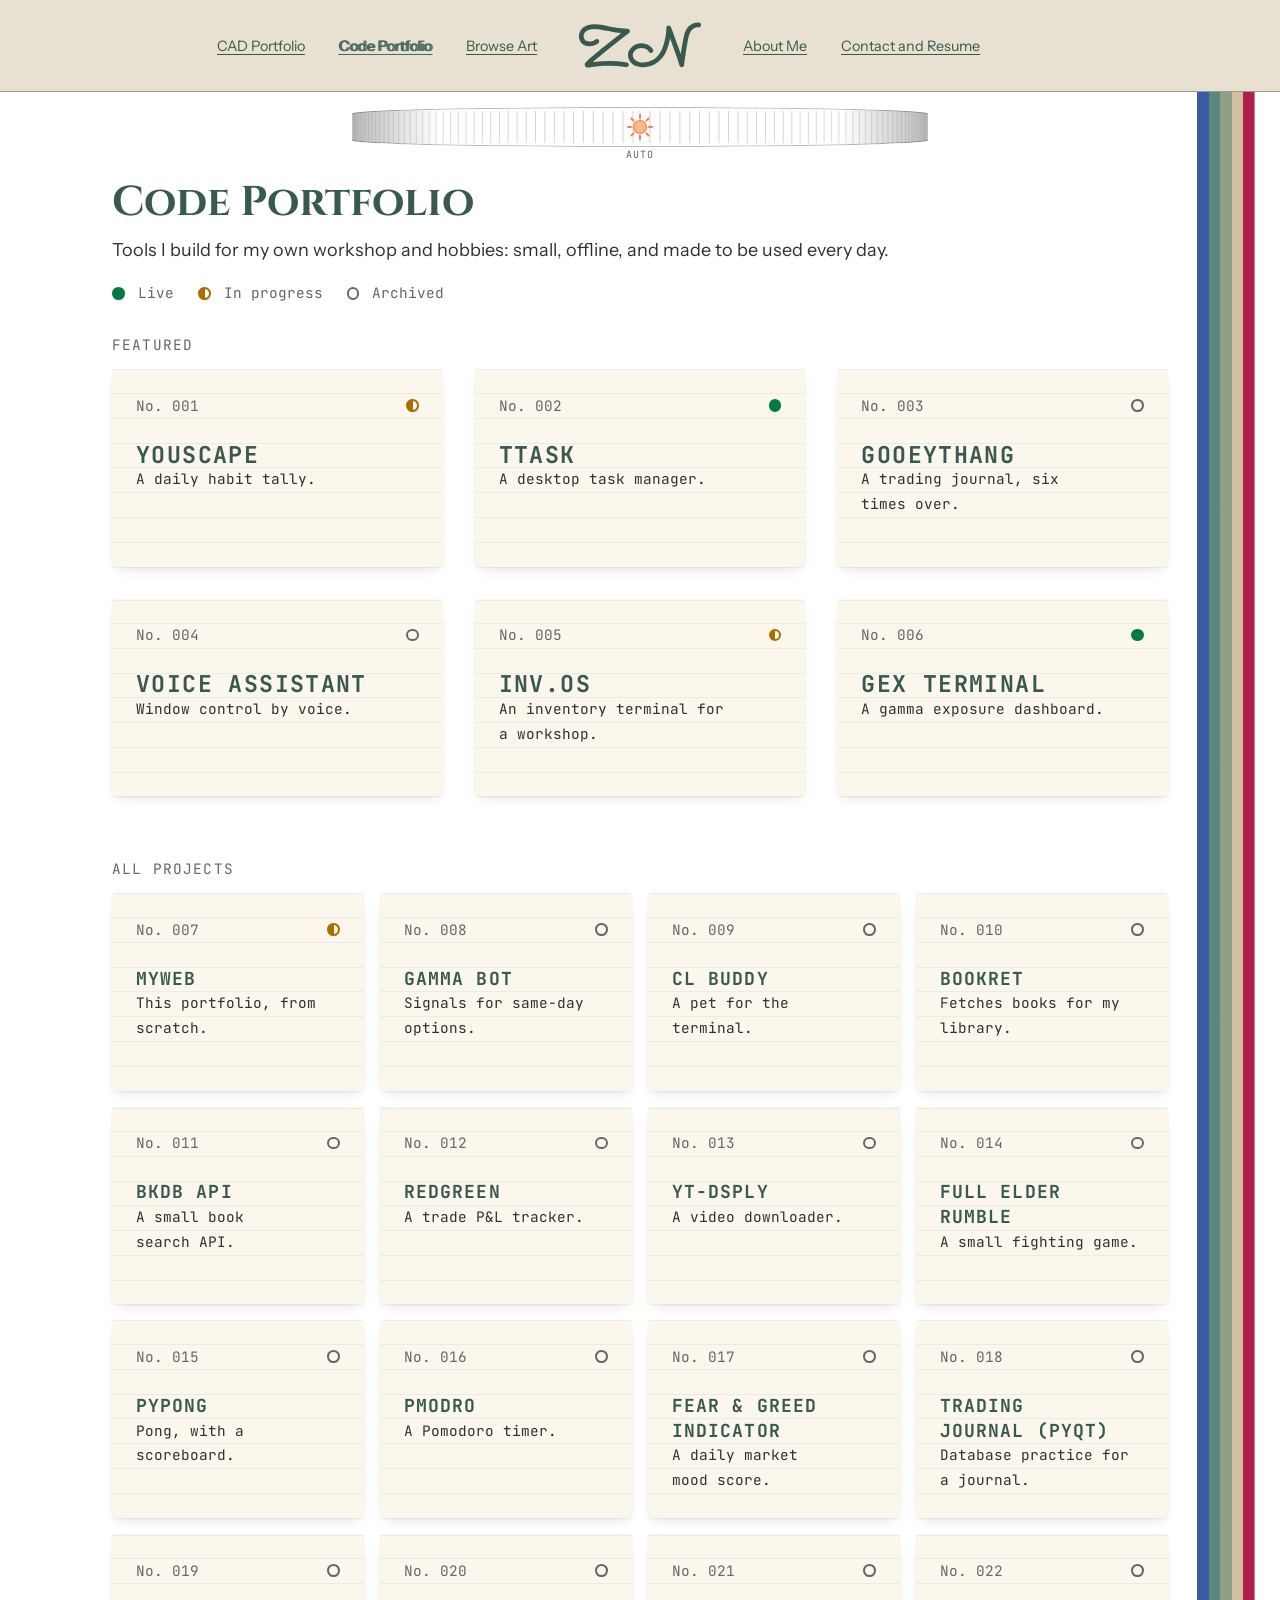
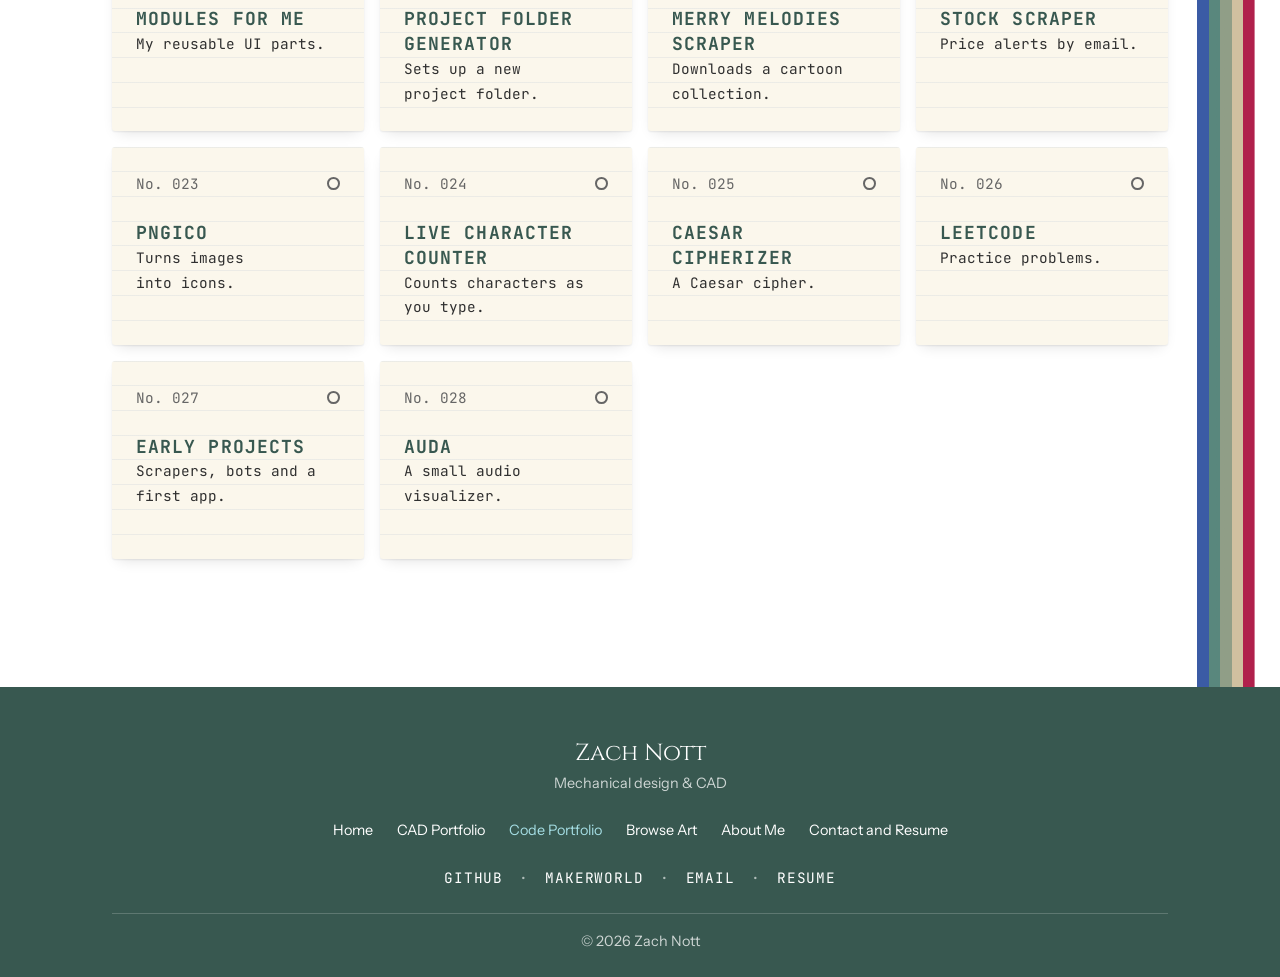
<file: code.html>
<!DOCTYPE html>

<html lang="en">
    <head>
        <meta charset="UTF-8">
        <meta name="viewport" content="width=device-width, initial-scale=1.0">
        <!-- CONTENT: the tab title and the text search engines and link previews show -->
        <title>Code Portfolio · Zach Nott</title>
        <meta name="description" content="Code projects by Zach Nott: what each one does, its status and the tools behind it.">
        <link rel="stylesheet" href="css/styles.css">
        <link rel="stylesheet" href="css/codyles.css">
        <script src="js/script.js" defer></script>
        <!-- datacript.js holds the shared JSON helpers, so it loads before codcript.js (defer keeps this order) -->
        <script src="js/datacript.js" defer></script>
        <script src="js/codcript.js" defer></script>
        <!-- No defer on purpose: it sets the saved theme before the page is drawn (no white flash) -->
        <script src="js/themcript.js"></script>
    </head>
    
    <body class="thecodepage">

        <div id="page" class="site">
            <a class="skip-link screen-reader-text" href="#content">Skip to content</a>
            <!-- Same header in index.html, projects.html, aboutme.html, contact.html, code.html and art.html: change all six together -->
            <header id="topbranch" class="site-header">
                <div class="site-branding">
                </div>

                <nav id="site-nav" class="main-nav wrapper" aria-label="Main">
                    <!-- Mobile menu button: hidden until js/script.js runs, so without JS the links just stay visible -->
                    <button id="menu-toggle" class="menu-toggle" type="button" aria-expanded="true" hidden>
                        <span aria-hidden="true">&#9776;</span> <span class="menu-word">Menu</span>
                    </button>

                    <!-- Left Side Of Header -->
                    <div class="header-column-left">
                        <ul class="header-left-list">
                            <li class="header-left-item" id="item-cad">
                                <a class="menu-link" href="projects.html">CAD Portfolio</a></li>
                            <li class="header-left-item" id="item-code">
                                <a class="menu-link" href="code.html" aria-current="page">Code Portfolio</a></li>
                            <li class="header-left-item" id="item-art">
                                <a class="menu-link" href="art.html">Browse Art</a></li>
                        </ul>
                    </div>

                    <!-- Center Of Header -->
                    <!-- The logo is the Home link, so its alt text names where it goes, not what it looks like -->
                    <div class="header-column-center">
                        <a href="index.html" class="size-spacing-style-logo">
                            <span class="header-center-logo-original-container">
                                <!-- The logo is one file: replace assets/images/logo.svg to change it on every page.
                                     width/height reserve its space while it loads -->
                                <img src="assets/images/logo.svg" alt="Home" width="128" height="48">
                            </span>
                        </a>
                    </div>

                    <!-- Right Side Of Header -->
                    <div class="header-column-right">
                        <div class="inner-menu">
                            <div id="primary-nav" class="menu-wrap">
                                <ul class="menu-horizontal">
                                    <li class="header-right-item" id="item-about">
                                        <a class="menu-link" href="aboutme.html">About Me</a></li>
                                    <li class="header-right-item" id="item-contact">
                                        <a class="menu-link" href="contact.html">Contact and Resume</a></li>
                                    <!-- Hidden until The Laboratory is a real page (R1, owner 2026-11-07). Remove "hidden" to bring it back -->
                                    <li class="header-right-item mega-menu-item" id="item-lab" hidden>
                                        <a class="menu-link" href="thelab.html">The Laboratory</a>
                                        <!-- Phone-only toggle for the Lab links: hidden until js/script.js runs, like the Menu button.
                                             It must come before the list, because the CSS "~" only reaches later siblings -->
                                        <button class="submenu-toggle" type="button" aria-expanded="true" aria-label="Laboratory links" hidden><span aria-hidden="true">&#9656;</span></button>
                                        <ul class="mega-sub-menu">
                                            <li class="mega-menu-item"><a class="menu-link" href="#">Electronics and Circuitry</a></li>
                                            <li class="mega-menu-item"><a class="menu-link" href="#">Computer Design and Code</a></li>
                                            <li class="mega-menu-item"><a class="menu-link" href="#">Physical Realm and CAD</a></li>
                                            <li class="mega-menu-item"><a class="menu-link" href="#">The AI Abode</a></li>
                                            <li class="mega-menu-item"><a class="menu-link" href="#">In Works</a></li>
                                            <li class="mega-menu-item"><a class="menu-link" href="#">Complete Projects</a></li>
                                            <li class="mega-menu-item"><a class="menu-link" href="#">Research Topics</a></li>
                                        </ul>
                                    </li>
                                </ul>
                            </div>
                        </div>
                    </div>
                </nav>
                <!-- Theme picker: the dimmer (js/themcript.js, task 1.14, D35, D38). A white drum, at least a third
                     of the screen wide, with the sun and moon printed on it. Turning it is a smooth dimmer: the stripes,
                     stars and footer blend with it, and the page switches between Day and Night at halfway (D37).
                     Tap, Enter or Space: Auto -> Day -> Night. Drag or flick: turn it. Left/Right arrows: a tenth; Home/End: the ends.
                     Hidden until the script runs; without JS the site just follows the OS.
                     The look is the THEME DIMMER section of styles.css; the script draws the ridges and moves the sun and moon.
                     Swap the sun and moon <svg> art for the pixel sprites later (each is drawn around 0,0) -->
                <button id="theme-drum" class="theme-drum" type="button" hidden>
                    <span class="drum" aria-hidden="true">
                        <svg class="drum-face" viewBox="0 0 144 40" width="144" height="40" focusable="false">
                            <g class="drum-ridges"></g>
                            <g class="drum-body drum-sun">
                                <path class="sun-rays" d="M0 -12v3M0 9v3M-12 0h3M9 0h3M-8.5 -8.5l2.1 2.1M6.4 6.4l2.1 2.1M-8.5 8.5l2.1 -2.1M6.4 -6.4l2.1 -2.1"/>
                                <circle class="sun-disc" r="6.5"/>
                            </g>
                            <g class="drum-body drum-moon">
                                <circle class="moon-disc" r="9"/>
                                <circle class="moon-crater" cx="-2.8" cy="-2.8" r="2.2"/>
                                <circle class="moon-crater" cx="3.2" cy="2.2" r="1.6"/>
                                <circle class="moon-crater" cx="-1.6" cy="4.4" r="1.1"/>
                            </g>
                        </svg>
                    </span>
                    <span class="theme-tag"><span class="theme-name">Auto</span><span class="screen-reader-text"> theme. Press for the next theme</span></span>
                </button>
            </header>

            <!-- Landmarks: screen readers can jump straight to main or footer. The skip link targets #content -->
            <main id="content" class="site-main wrapper">
                <!-- Code Portfolio (R3, D40): a library catalog of every project.
                     The cards are built by js/codcript.js from data/code.json:
                     to add, edit or feature a project, change only that file -->
                <header class="code-head">
                    <h1>Code Portfolio</h1>
                    <!-- CONTENT: one line about the code you write (drafted by Claude: rewrite it in your words) -->
                    <p>Tools I build for my own workshop and hobbies: small, offline, and made to be used every day.</p>
                    <!-- Key for the status dots on the cards. The dots are drawn by CSS (codyles.css) -->
                    <ul class="status-key" role="list" aria-label="Status key">
                        <li><span class="ic-status is-live" aria-hidden="true"></span> Live</li>
                        <li><span class="ic-status is-wip" aria-hidden="true"></span> In progress</li>
                        <li><span class="ic-status is-archived" aria-hidden="true"></span> Archived</li>
                    </ul>
                </header>

                <!-- Featured: projects with "featured": true, on bigger flip cards -->
                <section class="code-section" aria-labelledby="featured-label">
                    <h2 class="retro-label code-section-label" id="featured-label">Featured</h2>
                    <!-- list-style: none makes Safari drop the list meaning, so role="list" adds it back -->
                    <ul class="code-catalog is-featured" id="code-featured" role="list"></ul>
                </section>

                <!-- Everything else as small flip cards: pick one to turn it over -->
                <section class="code-section" aria-labelledby="catalog-label">
                    <h2 class="retro-label code-section-label" id="catalog-label">All projects</h2>
                    <ul class="code-catalog" id="code-catalog" role="list"></ul>
                </section>

                <!-- Filled by codcript.js only if data/code.json fails to load -->
                <p class="code-note" id="code-note" role="status"></p>
                <noscript>
                    <p>The project list needs JavaScript. My public code is on <a href="https://github.com/OopsieLazy">GitHub</a>.</p>
                </noscript>
            </main>

            <!-- The footer is the full-width pine band; .footer-inner keeps the content lined up with the page -->
            <footer class="site-footer">
                <div class="footer-inner wrapper">
                    <!-- Same footer in all six pages: change them together.
                         Phones show labelled groups; from 40rem it's centered rows (css/styles.css, FOOTER).
                         Every link uses the same pattern: to fill one in, change only its href (and text) -->
                    <div class="footer-brand">
                        <p class="footer-name">Zach Nott</p>
                        <p class="footer-tagline">Mechanical design &amp; CAD</p>
                    </div>

                    <!-- aria-labelledby names the landmark with the visible "Pages" label,
                         so screen readers announce "Pages, navigation" -->
                    <nav class="footer-nav" aria-labelledby="footer-pages-label">
                        <p class="footer-label" id="footer-pages-label">Pages</p>
                        <ul class="footer-list footer-pages">
                            <li class="footer-item"><a class="footer-link" href="index.html">Home</a></li>
                            <li class="footer-item"><a class="footer-link" href="projects.html">CAD Portfolio</a></li>
                            <li class="footer-item"><a class="footer-link" href="code.html" aria-current="page">Code Portfolio</a></li>
                            <li class="footer-item"><a class="footer-link" href="art.html">Browse Art</a></li>
                            <li class="footer-item"><a class="footer-link" href="aboutme.html">About Me</a></li>
                            <li class="footer-item"><a class="footer-link" href="contact.html">Contact and Resume</a></li>
                        </ul>
                    </nav>

                    <!-- Two groups in one wrapper: side by side on phones, one dotted row on wider screens -->
                    <div class="footer-extras">
                        <!-- The owner's profiles on other sites -->
                        <div class="footer-group">
                            <p class="footer-label">Elsewhere</p>
                            <ul class="footer-list">
                                <li class="footer-item"><a class="footer-link" href="https://github.com/OopsieLazy">GitHub</a></li>
                                <li class="footer-item"><a class="footer-link" href="https://makerworld.com/en/@Azuya_1500">MakerWorld</a></li>
                            </ul>
                        </div>
                        <!-- Email and Resume go to the contact page (2.2), which keeps the address out of
                             the HTML: a plain mailto: here would be scraped by spam bots -->
                        <div class="footer-group">
                            <p class="footer-label">Get in touch</p>
                            <ul class="footer-list">
                                <li class="footer-item"><a class="footer-link" href="contact.html#email">Email</a></li>
                                <li class="footer-item"><a class="footer-link" href="contact.html#resume">Resume</a></li>
                            </ul>
                        </div>
                    </div>

                    <p class="footer-copy">&copy; 2026 Zach Nott</p>
                </div>
            </footer>
        </div>
    </body>

</html>
</file>
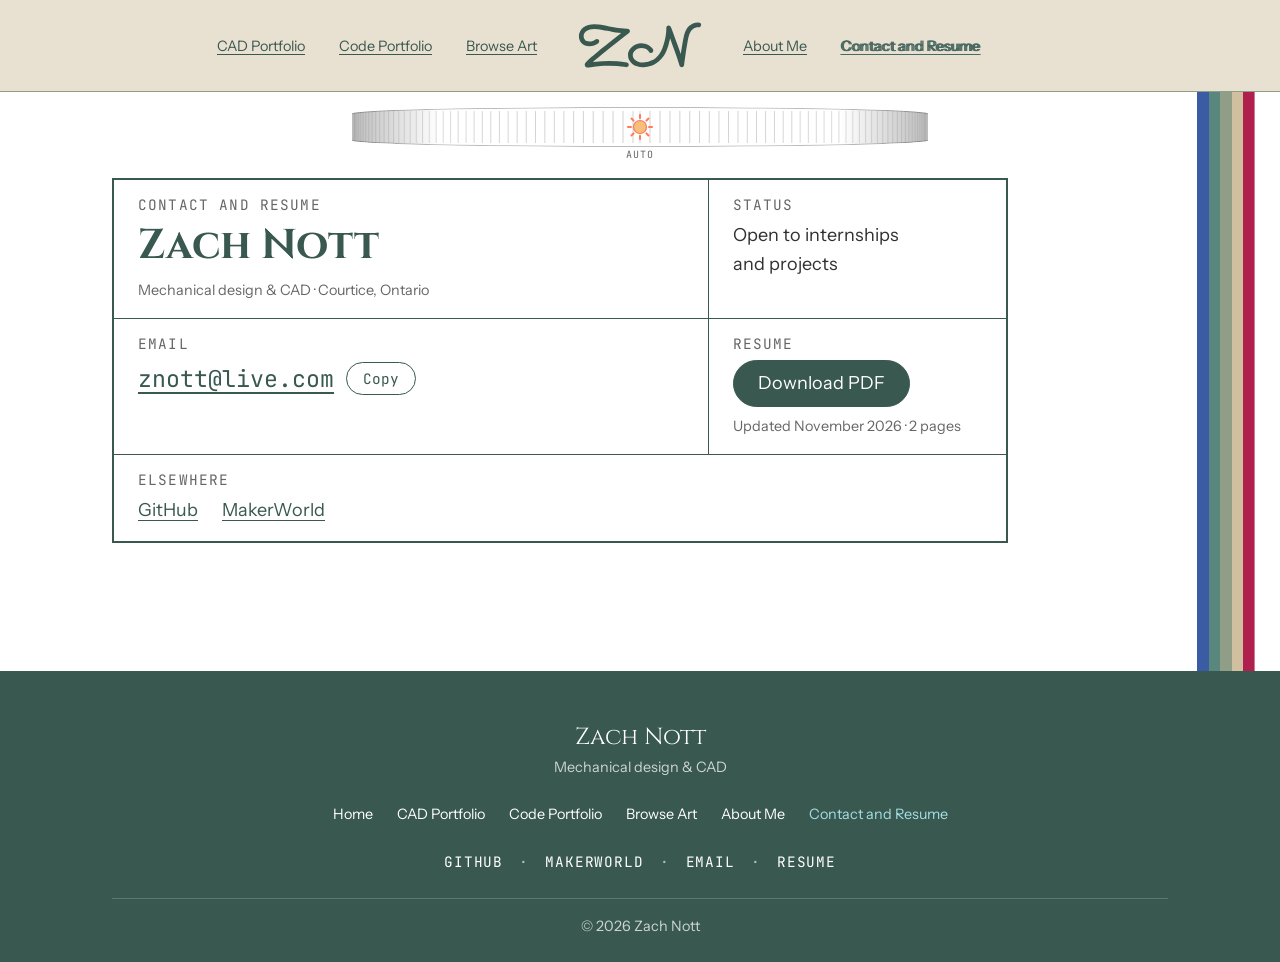
<file: contact.html>
<!DOCTYPE html>

<html lang="en">
    <head>
        <meta charset="UTF-8">
        <meta name="viewport" content="width=device-width, initial-scale=1.0">
        <!-- CONTENT: the tab title and the text search engines and link previews show -->
        <title>Contact and Resume · Zach Nott</title>
        <meta name="description" content="Contact Zach Nott by email, and download the resume (PDF).">
        <link rel="stylesheet" href="css/styles.css">
        <link rel="stylesheet" href="css/contyles.css">
        <script src="js/script.js" defer></script>
        <!-- No defer on purpose: it sets the saved theme before the page is drawn (no white flash) -->
        <script src="js/themcript.js"></script>
        <script src="js/contcript.js" defer></script>
    </head>
    
    <body class="thecontactpage">

        <div id="page" class="site">
            <a class="skip-link screen-reader-text" href="#content">Skip to content</a>
            <!-- Same header in index.html, projects.html, aboutme.html, contact.html, code.html and art.html: change all six together -->
            <header id="topbranch" class="site-header">
                <div class="site-branding">
                </div>

                <nav id="site-nav" class="main-nav wrapper" aria-label="Main">
                    <!-- Mobile menu button: hidden until js/script.js runs, so without JS the links just stay visible -->
                    <button id="menu-toggle" class="menu-toggle" type="button" aria-expanded="true" hidden>
                        <span aria-hidden="true">&#9776;</span> <span class="menu-word">Menu</span>
                    </button>

                    <!-- Left Side Of Header -->
                    <div class="header-column-left">
                        <ul class="header-left-list">
                            <li class="header-left-item" id="item-cad">
                                <a class="menu-link" href="projects.html">CAD Portfolio</a></li>
                            <li class="header-left-item" id="item-code">
                                <a class="menu-link" href="code.html">Code Portfolio</a></li>
                            <li class="header-left-item" id="item-art">
                                <a class="menu-link" href="art.html">Browse Art</a></li>
                        </ul>
                    </div>

                    <!-- Center Of Header -->
                    <!-- The logo is the Home link, so its alt text names where it goes, not what it looks like -->
                    <div class="header-column-center">
                        <a href="index.html" class="size-spacing-style-logo">
                            <span class="header-center-logo-original-container">
                                <!-- The logo is one file: replace assets/images/logo.svg to change it on every page.
                                     width/height reserve its space while it loads -->
                                <img src="assets/images/logo.svg" alt="Home" width="128" height="48">
                            </span>
                        </a>
                    </div>

                    <!-- Right Side Of Header -->
                    <div class="header-column-right">
                        <div class="inner-menu">
                            <div id="primary-nav" class="menu-wrap">
                                <ul class="menu-horizontal">
                                    <li class="header-right-item" id="item-about">
                                        <a class="menu-link" href="aboutme.html">About Me</a></li>
                                    <li class="header-right-item" id="item-contact">
                                        <a class="menu-link" href="contact.html" aria-current="page">Contact and Resume</a></li>
                                    <!-- Hidden until The Laboratory is a real page (R1, owner 2026-11-07). Remove "hidden" to bring it back -->
                                    <li class="header-right-item mega-menu-item" id="item-lab" hidden>
                                        <a class="menu-link" href="thelab.html">The Laboratory</a>
                                        <!-- Phone-only toggle for the Lab links: hidden until js/script.js runs, like the Menu button.
                                             It must come before the list, because the CSS "~" only reaches later siblings -->
                                        <button class="submenu-toggle" type="button" aria-expanded="true" aria-label="Laboratory links" hidden><span aria-hidden="true">&#9656;</span></button>
                                        <ul class="mega-sub-menu">
                                            <li class="mega-menu-item"><a class="menu-link" href="#">Electronics and Circuitry</a></li>
                                            <li class="mega-menu-item"><a class="menu-link" href="#">Computer Design and Code</a></li>
                                            <li class="mega-menu-item"><a class="menu-link" href="#">Physical Realm and CAD</a></li>
                                            <li class="mega-menu-item"><a class="menu-link" href="#">The AI Abode</a></li>
                                            <li class="mega-menu-item"><a class="menu-link" href="#">In Works</a></li>
                                            <li class="mega-menu-item"><a class="menu-link" href="#">Complete Projects</a></li>
                                            <li class="mega-menu-item"><a class="menu-link" href="#">Research Topics</a></li>
                                        </ul>
                                    </li>
                                </ul>
                            </div>
                        </div>
                    </div>
                </nav>
                <!-- Theme picker: the dimmer (js/themcript.js, task 1.14, D35, D38). A white drum, at least a third
                     of the screen wide, with the sun and moon printed on it. Turning it is a smooth dimmer: the stripes,
                     stars and footer blend with it, and the page switches between Day and Night at halfway (D37).
                     Tap, Enter or Space: Auto -> Day -> Night. Drag or flick: turn it. Left/Right arrows: a tenth; Home/End: the ends.
                     Hidden until the script runs; without JS the site just follows the OS.
                     The look is the THEME DIMMER section of styles.css; the script draws the ridges and moves the sun and moon.
                     Swap the sun and moon <svg> art for the pixel sprites later (each is drawn around 0,0) -->
                <button id="theme-drum" class="theme-drum" type="button" hidden>
                    <span class="drum" aria-hidden="true">
                        <svg class="drum-face" viewBox="0 0 144 40" width="144" height="40" focusable="false">
                            <g class="drum-ridges"></g>
                            <g class="drum-body drum-sun">
                                <path class="sun-rays" d="M0 -12v3M0 9v3M-12 0h3M9 0h3M-8.5 -8.5l2.1 2.1M6.4 6.4l2.1 2.1M-8.5 8.5l2.1 -2.1M6.4 -6.4l2.1 -2.1"/>
                                <circle class="sun-disc" r="6.5"/>
                            </g>
                            <g class="drum-body drum-moon">
                                <circle class="moon-disc" r="9"/>
                                <circle class="moon-crater" cx="-2.8" cy="-2.8" r="2.2"/>
                                <circle class="moon-crater" cx="3.2" cy="2.2" r="1.6"/>
                                <circle class="moon-crater" cx="-1.6" cy="4.4" r="1.1"/>
                            </g>
                        </svg>
                    </span>
                    <span class="theme-tag"><span class="theme-name">Auto</span><span class="screen-reader-text"> theme. Press for the next theme</span></span>
                </button>
            </header>

            <!-- Landmarks: screen readers can jump straight to main or footer. The skip link targets #content -->
            <main id="content" class="site-main wrapper">
                <!-- Contact and Resume (task 2.2, owner's pick A): the page as an engineering drawing's
                     title block. One ruled box; each cell is a small label over its value.
                     Every text slot is marked CONTENT -->
                <!-- Drag-out (Experiments, "Drag it out"): js/contcript.js makes this whole card draggable.
                     Dropped on the desktop in Chrome or Edge, it saves data-image, a PNG picture of this card
                     (D30: a picture shows a preview on the desktop). The keyboard link below keeps the PDF.
                     After changing any text here, regenerate BOTH files (README, "Contact sheet files") -->
                <article class="title-block" id="contact-sheet" data-image="assets/docs/contact-sheet.png">
                    <div class="tb-cell">
                        <!-- One h1 for the page: the label and the name read together, "Contact and Resume, Zach Nott" -->
                        <h1 class="tb-title"><span class="tb-label">Contact and Resume</span> Zach Nott</h1>
                        <!-- CONTENT: your field and where you're based -->
                        <p class="tb-note">Mechanical design &amp; CAD · Courtice, Ontario</p>
                        <!-- Keyboard users can't drag, so this link does the same job.
                             Hidden until it gets keyboard focus (contyles.css) -->
                        <a class="tb-sheet-link screen-reader-text" href="assets/docs/contact-sheet.pdf" download>Save this contact sheet as a PDF</a>
                    </div>

                    <div class="tb-cell">
                        <h2 class="tb-label">Status</h2>
                        <!-- CONTENT: what you're looking for -->
                        <p>Open to internships and projects</p>
                    </div>

                    <div class="tb-cell" id="email">
                        <h2 class="tb-label">Email</h2>
                        <!-- CONTENT: your address, split into three data-* parts. The visible text is written
                             "[at]"/"[dot]", so cheap bots that read HTML but don't run JS can't harvest it whole.
                             js/contcript.js joins the parts into a real link and shows the Copy button -->
                        <p class="tb-email">
                            <span id="email-address" data-user="znott" data-domain="live" data-tld="com">znott [at] live [dot] com</span>
                            <button id="copy-email" class="copy-button" type="button" hidden>Copy</button>
                        </p>
                        <!-- aria-live: screen readers announce text that appears here ("Copied") -->
                        <p id="copy-status" class="tb-note" aria-live="polite"></p>
                    </div>

                    <div class="tb-cell" id="resume">
                        <h2 class="tb-label">Resume</h2>
                        <!-- The PUBLIC copy of the resume: no phone number, no street address, no health details,
                             and no hidden metadata (author, file paths). The private master stays off the repo.
                             The file is named after you, so it's easy to find again in a recruiter's Downloads.
                             download = save the file instead of opening it; js/contcript.js also lets it drag out.
                             CONTENT: when you replace the file, update the date and page count below -->
                        <a class="tb-button" href="assets/docs/zachery-nott-resume.pdf" download>Download PDF</a>
                        <p class="tb-note">Updated November 2026 · 2 pages</p>
                    </div>

                    <div class="tb-cell tb-wide">
                        <h2 class="tb-label">Elsewhere</h2>
                        <!-- Profiles on other sites. They open in the same tab; a link that opens a new tab
                             (target="_blank") also gets rel="noopener noreferrer" -->
                        <ul class="tb-links" role="list">
                            <li><a href="https://github.com/OopsieLazy">GitHub</a></li>
                            <li><a href="https://makerworld.com/en/@Azuya_1500">MakerWorld</a></li>
                        </ul>
                    </div>
                </article>
            </main>

            <!-- The footer is the full-width pine band; .footer-inner keeps the content lined up with the page -->
            <footer class="site-footer">
                <div class="footer-inner wrapper">
                    <!-- Same footer in all six pages: change them together.
                         Phones show labelled groups; from 40rem it's centered rows (css/styles.css, FOOTER).
                         Every link uses the same pattern: to fill one in, change only its href (and text) -->
                    <div class="footer-brand">
                        <p class="footer-name">Zach Nott</p>
                        <p class="footer-tagline">Mechanical design &amp; CAD</p>
                    </div>

                    <!-- aria-labelledby names the landmark with the visible "Pages" label,
                         so screen readers announce "Pages, navigation" -->
                    <nav class="footer-nav" aria-labelledby="footer-pages-label">
                        <p class="footer-label" id="footer-pages-label">Pages</p>
                        <ul class="footer-list footer-pages">
                            <li class="footer-item"><a class="footer-link" href="index.html">Home</a></li>
                            <li class="footer-item"><a class="footer-link" href="projects.html">CAD Portfolio</a></li>
                            <li class="footer-item"><a class="footer-link" href="code.html">Code Portfolio</a></li>
                            <li class="footer-item"><a class="footer-link" href="art.html">Browse Art</a></li>
                            <li class="footer-item"><a class="footer-link" href="aboutme.html">About Me</a></li>
                            <li class="footer-item"><a class="footer-link" href="contact.html" aria-current="page">Contact and Resume</a></li>
                        </ul>
                    </nav>

                    <!-- Two groups in one wrapper: side by side on phones, one dotted row on wider screens -->
                    <div class="footer-extras">
                        <!-- The owner's profiles on other sites -->
                        <div class="footer-group">
                            <p class="footer-label">Elsewhere</p>
                            <ul class="footer-list">
                                <li class="footer-item"><a class="footer-link" href="https://github.com/OopsieLazy">GitHub</a></li>
                                <li class="footer-item"><a class="footer-link" href="https://makerworld.com/en/@Azuya_1500">MakerWorld</a></li>
                            </ul>
                        </div>
                        <!-- Email and Resume go to the contact page (2.2), which keeps the address out of
                             the HTML: a plain mailto: here would be scraped by spam bots -->
                        <div class="footer-group">
                            <p class="footer-label">Get in touch</p>
                            <ul class="footer-list">
                                <li class="footer-item"><a class="footer-link" href="contact.html#email">Email</a></li>
                                <li class="footer-item"><a class="footer-link" href="contact.html#resume">Resume</a></li>
                            </ul>
                        </div>
                    </div>

                    <p class="footer-copy">&copy; 2026 Zach Nott</p>
                </div>
            </footer>
        </div>
    </body>

</html>
</file>
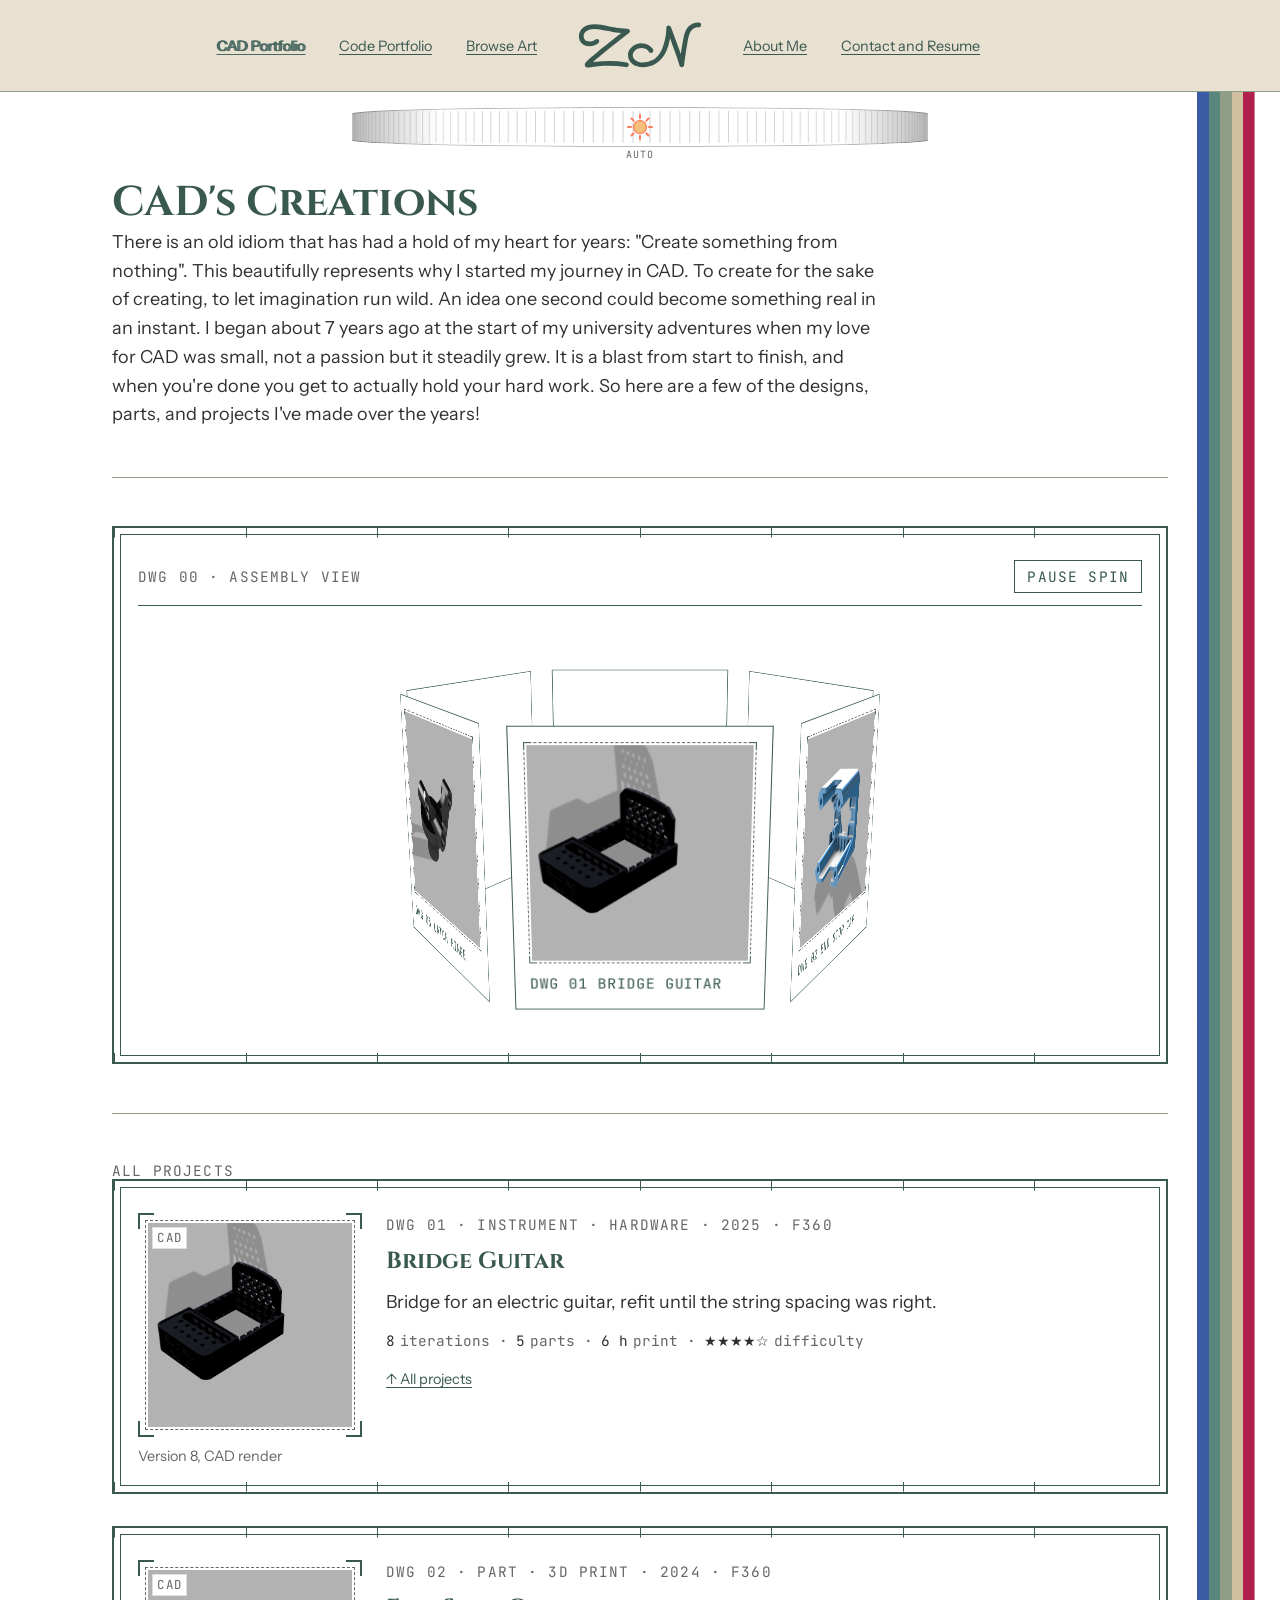
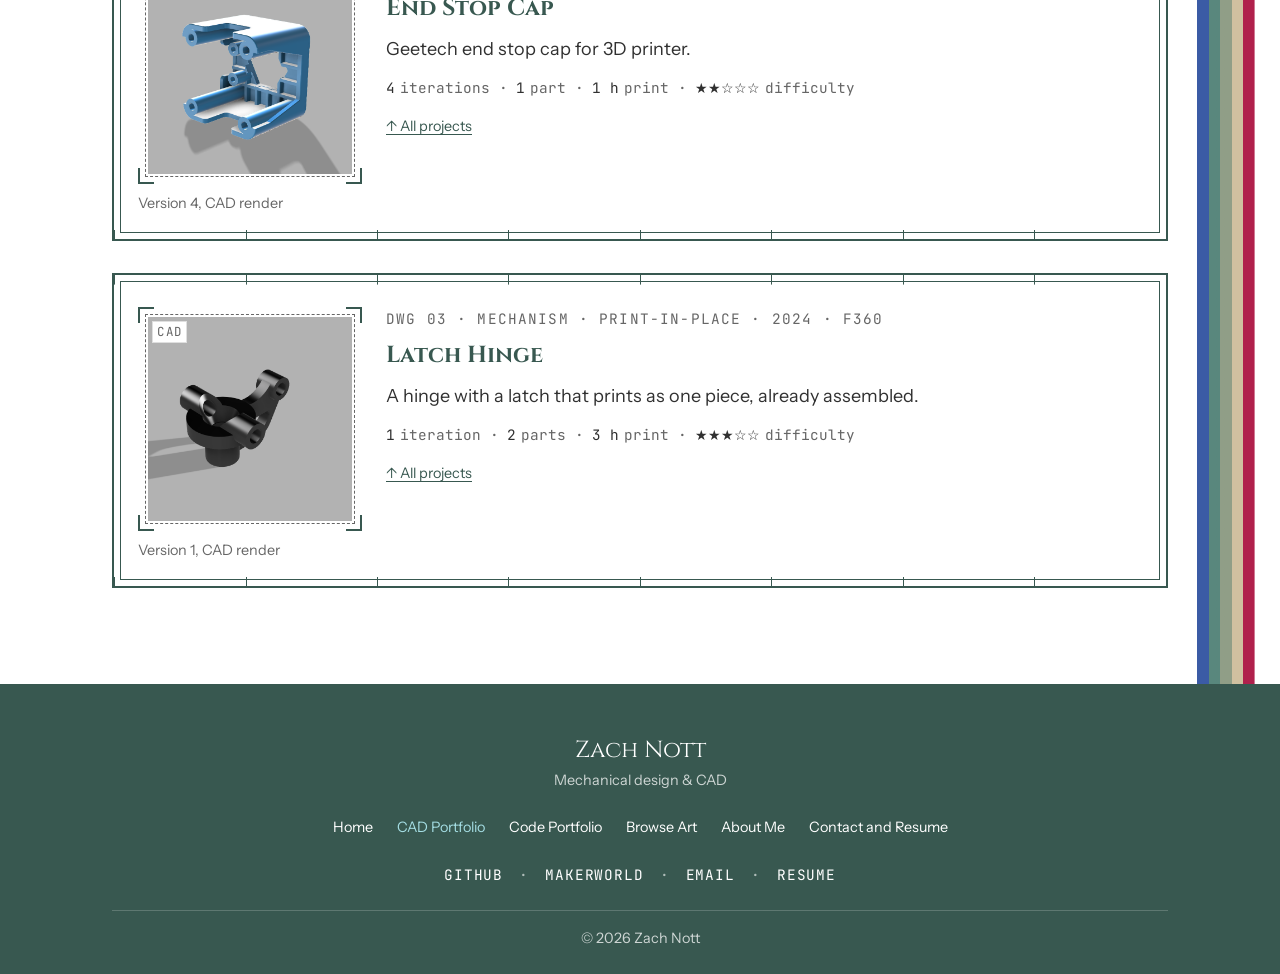
<file: projects.html>
<!DOCTYPE html>

<html lang="en">
    <head>
        <meta charset="UTF-8">
        <meta name="viewport" content="width=device-width, initial-scale=1.0">
        <title>CAD Portfolio · Zach Nott</title>
        <link rel="stylesheet" href="css/styles.css">
        <script src="js/script.js" defer></script>
        <!-- No defer on purpose: it sets the saved theme before the page is drawn (no white flash) -->
        <script src="js/themcript.js"></script>
        <link rel="stylesheet" href="css/projyles.css">
        <script src="js/projcript.js"></script>
        <!-- CAD sections (task 2.5): datacript.js first, deferred scripts run in this order -->
        <script src="js/datacript.js" defer></script>
        <script src="js/sectcript.js" defer></script>
    </head>
    
    <body class="theprojectspage">

        <div id="page" class="site">
            <a class="skip-link screen-reader-text" href="#content">Skip to content</a>
            <!-- Same header in index.html, projects.html, aboutme.html, contact.html, code.html and art.html: change all six together -->
            <header id="topbranch" class="site-header">
                <div class="site-branding">
                </div>

                <nav id="site-nav" class="main-nav wrapper" aria-label="Main">
                    <!-- Mobile menu button: hidden until js/script.js runs, so without JS the links just stay visible -->
                    <button id="menu-toggle" class="menu-toggle" type="button" aria-expanded="true" hidden>
                        <span aria-hidden="true">&#9776;</span> <span class="menu-word">Menu</span>
                    </button>

                    <!-- Left Side Of Header -->
                    <div class="header-column-left">
                        <ul class="header-left-list">
                            <li class="header-left-item" id="item-cad">
                                <a class="menu-link" href="projects.html" aria-current="page">CAD Portfolio</a></li>
                            <li class="header-left-item" id="item-code">
                                <a class="menu-link" href="code.html">Code Portfolio</a></li>
                            <li class="header-left-item" id="item-art">
                                <a class="menu-link" href="art.html">Browse Art</a></li>
                        </ul>
                    </div>

                    <!-- Center Of Header -->
                    <!-- The logo is the Home link, so its alt text names where it goes, not what it looks like -->
                    <div class="header-column-center">
                        <a href="index.html" class="size-spacing-style-logo">
                            <span class="header-center-logo-original-container">
                                <!-- The logo is one file: replace assets/images/logo.svg to change it on every page.
                                     width/height reserve its space while it loads -->
                                <img src="assets/images/logo.svg" alt="Home" width="128" height="48">
                            </span>
                        </a>
                    </div>

                    <!-- Right Side Of Header -->
                    <div class="header-column-right">
                        <div class="inner-menu">
                            <div id="primary-nav" class="menu-wrap">
                                <ul class="menu-horizontal">
                                    <li class="header-right-item" id="item-about">
                                        <a class="menu-link" href="aboutme.html">About Me</a></li>
                                    <li class="header-right-item" id="item-contact">
                                        <a class="menu-link" href="contact.html">Contact and Resume</a></li>
                                    <!-- Hidden until The Laboratory is a real page (R1, owner 2026-11-07). Remove "hidden" to bring it back -->
                                    <li class="header-right-item mega-menu-item" id="item-lab" hidden>
                                        <a class="menu-link" href="thelab.html">The Laboratory</a>
                                        <!-- Phone-only toggle for the Lab links: hidden until js/script.js runs, like the Menu button.
                                             It must come before the list, because the CSS "~" only reaches later siblings -->
                                        <button class="submenu-toggle" type="button" aria-expanded="true" aria-label="Laboratory links" hidden><span aria-hidden="true">&#9656;</span></button>
                                        <ul class="mega-sub-menu">
                                            <li class="mega-menu-item"><a class="menu-link" href="#">Electronics and Circuitry</a></li>
                                            <li class="mega-menu-item"><a class="menu-link" href="#">Computer Design and Code</a></li>
                                            <li class="mega-menu-item"><a class="menu-link" href="#">Physical Realm and CAD</a></li>
                                            <li class="mega-menu-item"><a class="menu-link" href="#">The AI Abode</a></li>
                                            <li class="mega-menu-item"><a class="menu-link" href="#">In Works</a></li>
                                            <li class="mega-menu-item"><a class="menu-link" href="#">Complete Projects</a></li>
                                            <li class="mega-menu-item"><a class="menu-link" href="#">Research Topics</a></li>
                                        </ul>
                                    </li>
                                </ul>
                            </div>
                        </div>
                    </div>
                </nav>
                <!-- Theme picker: the dimmer (js/themcript.js, task 1.14, D35, D38). A white drum, at least a third
                     of the screen wide, with the sun and moon printed on it. Turning it is a smooth dimmer: the stripes,
                     stars and footer blend with it, and the page switches between Day and Night at halfway (D37).
                     Tap, Enter or Space: Auto -> Day -> Night. Drag or flick: turn it. Left/Right arrows: a tenth; Home/End: the ends.
                     Hidden until the script runs; without JS the site just follows the OS.
                     The look is the THEME DIMMER section of styles.css; the script draws the ridges and moves the sun and moon.
                     Swap the sun and moon <svg> art for the pixel sprites later (each is drawn around 0,0) -->
                <button id="theme-drum" class="theme-drum" type="button" hidden>
                    <span class="drum" aria-hidden="true">
                        <svg class="drum-face" viewBox="0 0 144 40" width="144" height="40" focusable="false">
                            <g class="drum-ridges"></g>
                            <g class="drum-body drum-sun">
                                <path class="sun-rays" d="M0 -12v3M0 9v3M-12 0h3M9 0h3M-8.5 -8.5l2.1 2.1M6.4 6.4l2.1 2.1M-8.5 8.5l2.1 -2.1M6.4 -6.4l2.1 -2.1"/>
                                <circle class="sun-disc" r="6.5"/>
                            </g>
                            <g class="drum-body drum-moon">
                                <circle class="moon-disc" r="9"/>
                                <circle class="moon-crater" cx="-2.8" cy="-2.8" r="2.2"/>
                                <circle class="moon-crater" cx="3.2" cy="2.2" r="1.6"/>
                                <circle class="moon-crater" cx="-1.6" cy="4.4" r="1.1"/>
                            </g>
                        </svg>
                    </span>
                    <span class="theme-tag"><span class="theme-name">Auto</span><span class="screen-reader-text"> theme. Press for the next theme</span></span>
                </button>
            </header>

            <!-- Landmarks: screen readers can jump straight to main or footer. The skip link targets #content -->
            <main id="content" class="site-main wrapper">
                <article>
                    <header class="content-headers"><h1>CAD's Creations</h1></header>
                    <div class="content">
                        <p>There is an old idiom that has had a hold of my heart for years: "Create something from nothing". 
                            This beautifully represents why I started my journey in CAD. To create for the sake of creating, to let imagination run wild. 
                            An idea one second could become something real in an instant. I began about 7 years ago at the start of my university adventures when 
                            my love for CAD was small, not a passion but it steadily grew. It is a blast from start to finish, and when you're done you get
                            to actually hold your hard work. So here are a few of the designs, parts, and projects I've made over the years! 
                        </p>

                        <hr class="item-image-seperator is-stylized">
                        <!-- The carousel as a drawing sheet (R2d): js/projcript.js builds one sheet per project
                             from data/projects.json, so a new project only goes in the JSON.
                             Hidden until the script has built it: without JS there's no empty frame -->
                        <section id="slideshow" class="cad-sheet" aria-labelledby="ring-title" hidden>
                          <!-- Title strip: what this sheet is, plus pause/play for the spin (task 1.15c).
                               It comes first, so keyboard users reach Pause before the sheets -->
                          <div class="ring-head">
                            <h2 id="ring-title" class="cad-kicker">00 · Assembly view</h2>
                            <button type="button" class="sheet-button" id="spin-toggle">Pause spin</button>
                          </div>
                          <div class="entire-content">
                            <div class="content-carrousel" id="carousel-c"></div>
                          </div>

                          <!-- The popup: a light summary of the picked project, filled by projcript.js.
                               The picture is already on the front sheet and the stats are in the full drawing below,
                               so it keeps to the name, the facts line, one sentence and the link (owner, 2026-11-10).
                               The title has tabindex="-1" so the script can move focus to it when it opens -->
                          <aside class="sidebar-dwg-details" id="selected-sidebar" aria-labelledby="popup-title">
                            <div class="information-popup">
                              <div class="popup-head">
                                <p class="cad-kicker" id="popup-kicker"></p>
                                <button type="button" class="sheet-button" id="close-sidebar">Close</button>
                              </div>
                              <h2 id="popup-title" class="cad-title" tabindex="-1"></h2>
                              <p class="cad-label" id="popup-meta"></p>
                              <p id="popup-desc"></p>
                              <a class="cad-back" id="popup-link" href="#cad-sections">Full drawing ↓</a>
                            </div>
                          </aside>
                        </section>

                        <hr class="item-image-seperator is-stylized">
                        <!-- One entry per project (task 2.5), built by js/sectcript.js from data/projects.json.
                             To add or edit a project, change the JSON, not this page -->
                        <section id="cad-sections" class="cad-sections" aria-labelledby="cad-sections-title">
                            <h2 id="cad-sections-title" class="cad-label">All projects</h2>
                            <div id="cad-entries"></div>
                            <noscript>
                                <p class="cad-note">The project write-ups need JavaScript to load.</p>
                            </noscript>
                        </section>
                    </div>

                </article>
            </main>

            <!-- The footer is the full-width pine band; .footer-inner keeps the content lined up with the page -->
            <footer class="site-footer">
                <div class="footer-inner wrapper">
                    <!-- Same footer in all six pages: change them together.
                         Phones show labelled groups; from 40rem it's centered rows (css/styles.css, FOOTER).
                         Every link uses the same pattern: to fill one in, change only its href (and text) -->
                    <div class="footer-brand">
                        <p class="footer-name">Zach Nott</p>
                        <p class="footer-tagline">Mechanical design &amp; CAD</p>
                    </div>

                    <!-- aria-labelledby names the landmark with the visible "Pages" label,
                         so screen readers announce "Pages, navigation" -->
                    <nav class="footer-nav" aria-labelledby="footer-pages-label">
                        <p class="footer-label" id="footer-pages-label">Pages</p>
                        <ul class="footer-list footer-pages">
                            <li class="footer-item"><a class="footer-link" href="index.html">Home</a></li>
                            <li class="footer-item"><a class="footer-link" href="projects.html" aria-current="page">CAD Portfolio</a></li>
                            <li class="footer-item"><a class="footer-link" href="code.html">Code Portfolio</a></li>
                            <li class="footer-item"><a class="footer-link" href="art.html">Browse Art</a></li>
                            <li class="footer-item"><a class="footer-link" href="aboutme.html">About Me</a></li>
                            <li class="footer-item"><a class="footer-link" href="contact.html">Contact and Resume</a></li>
                        </ul>
                    </nav>

                    <!-- Two groups in one wrapper: side by side on phones, one dotted row on wider screens -->
                    <div class="footer-extras">
                        <!-- The owner's profiles on other sites -->
                        <div class="footer-group">
                            <p class="footer-label">Elsewhere</p>
                            <ul class="footer-list">
                                <li class="footer-item"><a class="footer-link" href="https://github.com/OopsieLazy">GitHub</a></li>
                                <li class="footer-item"><a class="footer-link" href="https://makerworld.com/en/@Azuya_1500">MakerWorld</a></li>
                            </ul>
                        </div>
                        <!-- Email and Resume go to the contact page (2.2), which keeps the address out of
                             the HTML: a plain mailto: here would be scraped by spam bots -->
                        <div class="footer-group">
                            <p class="footer-label">Get in touch</p>
                            <ul class="footer-list">
                                <li class="footer-item"><a class="footer-link" href="contact.html#email">Email</a></li>
                                <li class="footer-item"><a class="footer-link" href="contact.html#resume">Resume</a></li>
                            </ul>
                        </div>
                    </div>

                    <p class="footer-copy">&copy; 2026 Zach Nott</p>
                </div>
            </footer>
        </div>
    </body>

</html>
</file>
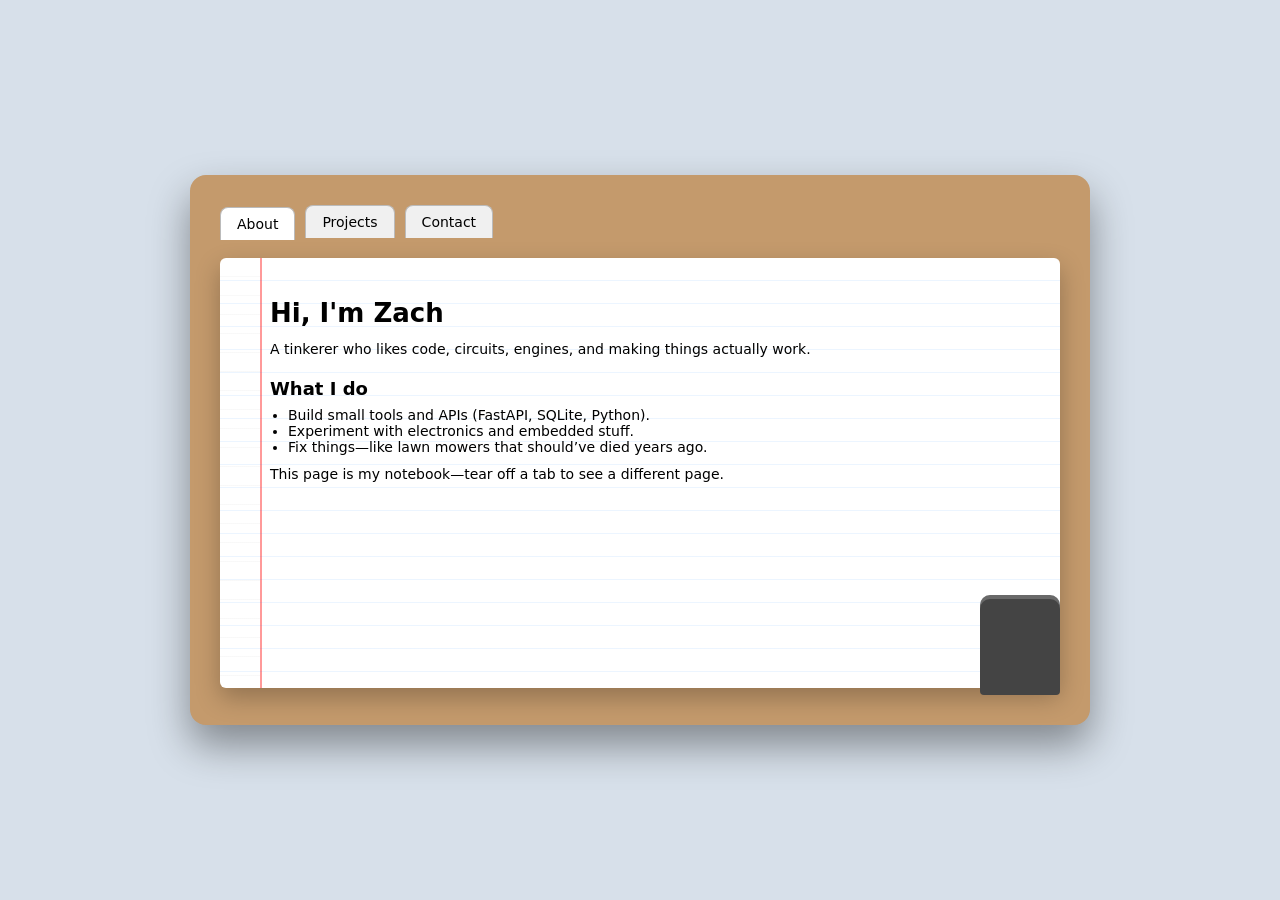
<file: thelab.html>
<!DOCTYPE html>
<html lang="en">
<head>
  <meta charset="UTF-8" />
  <title>Notebook Paper Portfolio</title>
  <style>
    * { box-sizing: border-box; margin: 0; padding: 0; }
    body {
      font-family: system-ui, -apple-system, BlinkMacSystemFont, "Segoe UI", sans-serif;
      background: #d7e0ea;
      height: 100vh;
      display: flex;
      align-items: center;
      justify-content: center;
      overflow: hidden;
    }

    .desk {
      position: relative;
      width: 900px;
      height: 550px;
      background: #c49a6c;
      box-shadow: 0 20px 40px rgba(0,0,0,0.4);
      border-radius: 16px;
      padding: 30px;
      overflow: hidden;
    }

    .trash-can {
      position: absolute;
      right: 30px;
      bottom: 30px;
      width: 80px;
      height: 100px;
      border-radius: 10px 10px 4px 4px;
      background: #444;
      box-shadow: inset 0 4px 0 rgba(255,255,255,0.2);
      display: flex;
      align-items: flex-end;
      justify-content: center;
      overflow: hidden;
    }
    .trash-can::before {
      content: "";
      position: absolute;
      top: -10px;
      left: 10px;
      right: 10px;
      height: 10px;
      border-radius: 10px 10px 0 0;
      background: #555;
    }
    .trash-paper {
      position: absolute;
      bottom: -40px;
      width: 40px;
      height: 40px;
      background: #fdfdfd;
      border-radius: 50%;
      box-shadow: 0 0 5px rgba(0,0,0,0.3);
      opacity: 0;
      transform: translateY(0) scale(0.6);
    }

    .tabs {
      display: flex;
      gap: 10px;
      margin-bottom: 20px;
      position: relative;
      z-index: 2;
    }
    .tab {
      padding: 8px 16px;
      border-radius: 8px 8px 0 0;
      background: #f0f0f0;
      border: 1px solid #bbb;
      border-bottom: none;
      cursor: pointer;
      font-size: 14px;
      transition: background 0.2s, transform 0.1s;
    }
    .tab.active {
      background: #fff;
      transform: translateY(2px);
    }

    .paper-wrapper {
      position: relative;
      width: 100%;
      height: calc(100% - 60px);
      perspective: 1200px;
    }

    .paper {
      position: absolute;
      inset: 0;
      margin: auto;
      width: 100%;
      height: 100%;
      background: #fff;
      border-radius: 6px;
      box-shadow: 0 10px 25px rgba(0,0,0,0.25);
      padding: 40px 50px;
      overflow: hidden;
      transform-origin: left center;
    }

    .paper::before {
      content: "";
      position: absolute;
      left: 40px;
      top: 0;
      bottom: 0;
      width: 2px;
      background: rgba(255,0,0,0.4);
    }
    .paper::after {
      content: "";
      position: absolute;
      left: 0;
      top: 0;
      bottom: 0;
      width: 40px;
      background: repeating-linear-gradient(
        to bottom,
        transparent 0,
        transparent 18px,
        rgba(0,0,0,0.05) 19px
      );
    }

    .paper-lines {
      position: absolute;
      inset: 0;
      background: repeating-linear-gradient(
        to bottom,
        transparent 0,
        transparent 22px,
        rgba(0,120,255,0.15) 23px
      );
      pointer-events: none;
    }

    .paper-content {
      position: relative;
      z-index: 1;
    }

    h1 {
      font-size: 26px;
      margin-bottom: 10px;
    }
    h2 {
      font-size: 18px;
      margin-bottom: 8px;
      margin-top: 18px;
    }
    p {
      font-size: 14px;
      line-height: 1.6;
      margin-bottom: 8px;
    }
    ul {
      margin-left: 18px;
      margin-top: 4px;
      margin-bottom: 8px;
      font-size: 14px;
    }

    .paper.tear-out {
      animation: tearOut 0.9s ease-in forwards;
    }
    .paper.crumple {
      animation: crumple 0.7s ease-in forwards;
    }

    @keyframes tearOut {
      0% {
        transform: rotateY(0deg) translateX(0);
        opacity: 1;
      }
      40% {
        transform: rotateY(-40deg) translateX(-40px);
      }
      70% {
        transform: rotateY(-70deg) translateX(-120px);
        opacity: 0.9;
      }
      100% {
        transform: rotateY(-90deg) translateX(-220px);
        opacity: 0;
      }
    }

    @keyframes crumple {
      0% {
        transform: translate(0,0) scale(1) rotate(0deg);
        border-radius: 6px;
      }
      40% {
        transform: translate(120px, -40px) scale(0.6) rotate(10deg);
        border-radius: 50%;
      }
      100% {
        transform: translate(320px, 120px) scale(0.3) rotate(40deg);
        border-radius: 50%;
        opacity: 0;
      }
    }

    .trash-paper.fly-in {
      animation: trashIn 0.7s ease-out forwards;
    }

    @keyframes trashIn {
      0% {
        opacity: 0;
        transform: translateY(-120px) translateX(-40px) scale(0.4);
      }
      60% {
        opacity: 1;
        transform: translateY(-10px) translateX(0) scale(0.7);
      }
      100% {
        opacity: 1;
        transform: translateY(0) translateX(0) scale(0.6);
      }
    }
  </style>
</head>
<body>
  <div class="desk">
    <div class="tabs">
      <div class="tab active" data-tab="about">About</div>
      <div class="tab" data-tab="projects">Projects</div>
      <div class="tab" data-tab="contact">Contact</div>
    </div>

    <div class="paper-wrapper">
      <div class="paper" id="paper">
        <div class="paper-lines"></div>
        <div class="paper-content" id="paper-content">
          <!-- Initial content -->
          <h1>Hi, I'm Zach</h1>
          <p>A tinkerer who likes code, circuits, engines, and making things actually work.</p>
          <h2>What I do</h2>
          <ul>
            <li>Build small tools and APIs (FastAPI, SQLite, Python).</li>
            <li>Experiment with electronics and embedded stuff.</li>
            <li>Fix things—like lawn mowers that should’ve died years ago.</li>
          </ul>
          <p>This page is my notebook—tear off a tab to see a different page.</p>
        </div>
      </div>
    </div>

    <div class="trash-can">
      <div class="trash-paper" id="trash-paper"></div>
    </div>
  </div>

  <script>
    const tabs = document.querySelectorAll(".tab");
    const paper = document.getElementById("paper");
    const paperContent = document.getElementById("paper-content");
    const trashPaper = document.getElementById("trash-paper");

    const pages = {
      about: `
        <h1>Hi, I'm Zach</h1>
        <p>A tinkerer who likes code, circuits, engines, and making things actually work.</p>
        <h2>What I do</h2>
        <ul>
          <li>Build small tools and APIs (FastAPI, SQLite, Python).</li>
          <li>Experiment with electronics and embedded systems.</li>
          <li>Fix things—like lawn mowers, radios, and whatever else shows up.</li>
        </ul>
        <p>This page is my notebook—tear off a tab to see a different page.</p>
      `,
      projects: `
        <h1>Projects</h1>
        <h2>Bookshelf API</h2>
        <p>A small FastAPI + SQLite backend for managing a personal library with Dewey classification.</p>
        <ul>
          <li>Normalized schema (classes, divisions, sections).</li>
          <li>REST endpoints for books, authors, and categories.</li>
        </ul>
        <h2>Hands-on Fixes</h2>
        <p>From lawn mower tune-ups to crystal radios, I like projects where you can smell the work.</p>
      `,
      contact: `
        <h1>Contact</h1>
        <p>If this were a real portfolio, this is where you'd reach me.</p>
        <h2>Imaginary Details</h2>
        <ul>
          <li>Email: zach@example.com</li>
          <li>Location: Somewhere between a workbench and a terminal.</li>
        </ul>
        <p>For now, just imagine sliding this page back into the notebook when you're done.</p>
      `
    };

    let isAnimating = false;
    let currentTab = "about";

    function setActiveTab(tabName) {
      tabs.forEach(t => t.classList.toggle("active", t.dataset.tab === tabName));
    }

    function animateTearAndCrumple(nextTab) {
      if (isAnimating || nextTab === currentTab) return;
      isAnimating = true;

      paper.classList.remove("tear-out", "crumple");
      void paper.offsetWidth;

      paper.classList.add("tear-out");

      setTimeout(() => {
        paper.classList.remove("tear-out");
        paper.classList.add("crumple");

        trashPaper.classList.remove("fly-in");
        void trashPaper.offsetWidth;
        trashPaper.classList.add("fly-in");
      }, 350);

      setTimeout(() => {
        paper.classList.remove("crumple");
        paperContent.innerHTML = pages[nextTab];
        currentTab = nextTab;
        isAnimating = false;
      }, 900);
    }

    tabs.forEach(tab => {
      tab.addEventListener("click", () => {
        const target = tab.dataset.tab;
        setActiveTab(target);
        animateTearAndCrumple(target);
      });
    });
  </script>
</body>
</html>
</file>
<file: css/styles.css>
/* =========================================================
   FONTS: self-hosted (D12), so visitors never contact Google
   Paths are relative to THIS css file, hence the ../
   Variable fonts: one file holds every weight in the range
   font-display: swap shows fallback text right away instead of invisible text
   ========================================================= */
@font-face {
  font-family: "Cinzel";
  src: url("../assets/fonts/cinzel-latin-wght-normal.woff2") format("woff2");
  font-weight: 400 900;
  font-style: normal;
  font-display: swap;
}
@font-face {
  font-family: "Instrument Sans";
  src: url("../assets/fonts/instrument-sans-latin-wght-normal.woff2") format("woff2");
  font-weight: 400 700;
  font-style: normal;
  font-display: swap;
}
@font-face {
  font-family: "Instrument Sans";
  src: url("../assets/fonts/instrument-sans-latin-wght-italic.woff2") format("woff2");
  font-weight: 400 700;
  font-style: italic;
  font-display: swap;
}
@font-face {
  font-family: "JetBrains Mono";
  src: url("../assets/fonts/jetbrains-mono-latin-wght-normal.woff2") format("woff2");
  font-weight: 100 800;
  font-style: normal;
  font-display: swap;
}
@font-face {
  font-family: "Silkscreen";
  src: url("../assets/fonts/silkscreen-latin-400-normal.woff2") format("woff2");
  font-weight: 400;
  font-style: normal;
  font-display: swap;
}

/* =========================================================
   DESIGN TOKENS: the one place to restyle the whole site
   Palette: white with Japanese-inspired greens (D19, after dazprojects.com)
   WCAG AA: text needs 4.5:1, borders, focus rings and icons need 3:1.
   Contrast is noted as day / night against the page background
   ========================================================= */
:root {
  /* Two themes (D22): Day and Lantern (night). A third, Moss, was removed (D36).
     color-scheme tells the browser which themes we support; light-dark(day, night)
     then picks a value from the visitor's OS setting, so night = Lantern.
     Bonus: scrollbars and form controls turn dark at night for free */
  color-scheme: light dark;

  /* Palette: named colors, the SAME in every theme.
     Pages don't use these directly; the role colors below and the stripes do */
  --color-pine: #385850;       /* deep pine */
  --color-jade: #59877D;       /* jade */
  --color-jade-deep: #496962;  /* muted deep jade */
  --color-sage: #909E87;       /* sage, decoration only (2.8:1 on white, never text) */
  --color-sand: #D0C0A0;       /* sand, decoration only (1.8:1 on white, never text) */
  --color-sand-tint: #E8E0D0;  /* half sand, half white */
  --color-gunjo: #3B5BA5;      /* gunjō ultramarine */
  --color-kamenozoki: #A5DEE4; /* kamenozoki, pale jar blue */
  --color-beni: #B0204C;       /* beni (safflower) pink, decoration only */
  --color-chochin: #FF7A59;    /* chōchin, paper-lantern red-orange: Lantern's highlight */
  --color-akabeni: #7A2430;    /* akabeni, deep lantern red: Lantern's footer band */
  --color-cinnamon: #F5C07B;   /* Cinnamon Buff (Sanzo Wada's color dictionary): the theme drum's sun */
  --color-washi: #F4F1E8;      /* washi paper: the unlit theme lantern */
  --color-sumi: #1F1F1F;       /* sumi ink black: shadows and lines on the theme dimmer */
  --color-paper: #FFFFFF;      /* plain white: the theme dimmer's surface by day */
  --color-blueprint: #1D3F7A;  /* blueprint paper: the trading cards (homyles.css) */
  --color-blueprint-ink: #EAF2FF; /* blueprint linework and text: 9.1:1 on blueprint */
  --color-tokiwa: #007B43;     /* tokiwa, evergreen: the "live" status dot by day */
  --color-yamabuki-deep: #A86F00; /* deep yamabuki gold: "in progress" by day (brighter yellows fail on pale paper) */
  --color-cardstock: #FBF7EC;  /* cream index-card stock: the Code page cards, the same in both themes (ink 12.3, muted 5.4, amber 4.0) */

  /* Roles: what each color is FOR. light-dark(Day, Lantern).
     Lantern = a rainy Japanese street at night: wet-asphalt blue-black, rain-light links, red lanterns */
  --color-bg: light-dark(#FFFFFF, #0F161A);         /* page background: white / wet asphalt */
  --color-surface: light-dark(#F7F5F0, #1A242A);    /* panels and cards: washi off-white / lifted asphalt */
  --color-ink: light-dark(#303030, #E9EEF0);        /* main text: 13.2 / 15.6 */
  --color-muted: light-dark(#666666, #9AABB3);      /* captions, secondary text: 5.7 / 7.7 */
  --color-line: light-dark(#DFDFDF, #33434B);       /* hairlines (decoration) */
  --color-accent: light-dark(var(--color-pine), #8FD3E8);              /* links, headings: 7.8 / 11.0 */
  --color-highlight: light-dark(var(--color-jade), var(--color-chochin)); /* underlines and markers: 4.05 (not small text) / 7.1 */
  --color-header-bg: light-dark(var(--color-sand-tint), #1A242A);      /* header band; accent text on it: 6.0 / 9.5 */
  --color-footer-bg: color-mix(in srgb, var(--color-pine), var(--color-akabeni) calc(var(--dim) * 100%));   /* follows the dimmer (D38); white text passes all the way */
  --color-on-footer: #FFFFFF;            /* footer text: 7.8 / 9.9 */

  /* Project status dots (Code page, R3). Graphics need 3:1 (WCAG 1.4.11); numbers are on --color-surface.
     Each status also has its own SHAPE (filled, half, ring), so colour is never the only clue */
  --color-status-live: light-dark(var(--color-tokiwa), #6CC48A);              /* green: 4.9 / 7.5 */
  --color-status-wip: light-dark(var(--color-yamabuki-deep), var(--color-cinnamon)); /* amber: 3.9 / 9.6 */
  --color-status-archived: var(--color-muted);                                 /* grey ring: 5.3 / 6.7 */

  /* The active (hovered or focused) word: only color + fake bold change (D20) */
  --color-active: light-dark(var(--color-gunjo), var(--color-chochin));            /* most links: 6.5 / 7.1 */
  --color-active-menu: light-dark(var(--color-jade-deep), var(--color-chochin));   /* header menu: 4.6 / 6.2 on the band */
  --color-active-footer: light-dark(var(--color-kamenozoki), #FFC9A8);             /* on the footer band: 5.3 / 6.7 */

  /* Neon glow around the active word, night only. currentColor = the word's own color,
     mixed 70% with transparent so the glow is soft. Day gets no glow */
  --color-glow: light-dark(transparent, color-mix(in srgb, currentColor 70%, transparent));

  /* Fake bold: a hairline shadow on each side of the letters. Real font-weight
     makes the word wider and shoves its neighbors sideways; this doesn't.
     The third, blurred shadow is the night glow (invisible by day) */
  --faux-bold: 0.04em 0 0 currentColor, -0.04em 0 0 currentColor, 0 0 0.6em var(--color-glow);

  /* Fonts: every stack ends in fallbacks in case a file fails to load */
  --font-display: "Cinzel", "Trajan Pro", Georgia, serif;
  --font-body: "Instrument Sans", system-ui, "Segoe UI", Roboto, sans-serif;
  --font-mono: "JetBrains Mono", ui-monospace, Consolas, monospace;
  --font-pixel: "Silkscreen", "Courier New", monospace;

  /* Fluid type scale: clamp(min, preferred, max) grows smoothly with screen width,
     so no media queries are needed just to resize text */
  --step--2: clamp(0.72rem, 0.7rem + 0.1vw, 0.78rem);   /* chips, tags, tiny labels: never under 11.5px (R1's 11px floor) */
  --step--1: clamp(0.83rem, 0.8rem + 0.15vw, 0.9rem);   /* small print, captions */
  --step-0: clamp(1rem, 0.95rem + 0.25vw, 1.125rem);    /* body text */
  --step-1: clamp(1.2rem, 1.1rem + 0.5vw, 1.45rem);     /* small headings */
  --step-2: clamp(1.45rem, 1.25rem + 0.9vw, 1.9rem);    /* section headings */
  --step-3: clamp(1.75rem, 1.4rem + 1.6vw, 2.6rem);     /* page title (h1) */
  --step-4: clamp(2.1rem, 1.5rem + 2.8vw, 3.6rem);      /* hero / museum sign */

  /* Spacing scale: use these for margin, padding and gap instead of random numbers */
  --space-1: 0.25rem;  /*  4px */
  --space-2: 0.5rem;   /*  8px */
  --space-3: 0.75rem;  /* 12px */
  --space-4: 1rem;     /* 16px */
  --space-5: 1.5rem;   /* 24px */
  --space-6: 2rem;     /* 32px */
  --space-7: 3rem;     /* 48px */
  --space-8: 4rem;     /* 64px */

  /* Layout */
  --measure: 65ch;         /* comfortable reading width for paragraphs */
  --content-max: 72rem;    /* widest the page content gets (~1152px) */
  --gutter: clamp(var(--space-4), 5vw, var(--space-7));  /* side padding of .wrapper: 16px on phones, up to 48px */
  --radius: 4px;           /* small, crisp corners to keep it minimal */
  --logo-size: var(--space-7);  /* header logo height, 48px; its width follows the logo file's shape */
  --golden: 1.618;         /* φ, the golden ratio: used for spacing that should feel "just right" */
  /* The theme dimmer under the logo (THEME DIMMER below, D35, D38). Tune it here.
     Owner, 2026-11-10: wider, and further from the header band */
  --drum-width: max(11rem, 45vw);     /* how wide the drum is (was max(9rem, 34vw)) */
  --drum-height: 2.5rem;              /* how tall (40px) */
  --drum-gap: var(--space-4);         /* space between the header band and the drum (was 4px) */
  --drum-tag-gap: 2px;                /* drum to its "Auto / Day / Night" label */
  --drum-tag-size: 0.625rem;          /* the label's font size (10px) */
  /* Everything that hangs below the header: gap + drum + label (its line is 1.2 × its size) */
  --drum-stack: calc(var(--drum-gap) + var(--drum-height) + var(--drum-tag-gap) + var(--drum-tag-size) * 1.2);

  /* Where every page's content starts below the header (owner's pick B, 2026-11-08):
     60px on phones, growing smoothly to 80px on wide screens. It's a design value of its own,
     NOT measured from the lantern, and the drum must fit inside it (D34). The max() is a
     guard: if the drum tokens above grow, the page moves down with them (drum + a 16px
     breathing gap) instead of the drum running into the page title */
  --page-top: max(clamp(3.75rem, 2.5rem + 2.5vw, 5rem), var(--drum-stack) + var(--space-4));

  /* 3D displays: the CAD carousel (projyles.css), later the spin reel (3.7).
     Ring tilt = the spinning-coin view: how far the ring tips toward you.
     0deg = flat, edge-on. Negative = seen from above (back figures show above the front);
     positive = seen from below. Tried: -8 subtle, -12, -14 (picked), -20 strong */
  --ring-tilt: -14deg;
  /* Camera distance: the original carousel's 1000px. A fixed length (not scaled with the ring)
     keeps the strong perspective lines that make the carousel work (owner, 2026-11-05).
     Smaller = camera closer = stronger perspective */
  --ring-perspective: 1000px;

  /* Salon wall (art.html, artyles.css): how wildly the picture frames hang.
     Every frame's tilt and offset is a fraction (-1 to 1) of these two, so changing one
     value calms or wildens the whole wall. 0deg + 0rem = perfectly straight and in line.
     Tried: 3deg + 0.3rem (picked, owner), 6deg + 0.5rem (too wild), 10deg chaotic */
  --salon-tilt: 3deg;      /* the biggest tilt any frame gets */
  --salon-nudge: 0.3rem;   /* the biggest shift off its spot, sideways and up/down */
}

/* Theme picked with the toggle (task 1.14). js/themcript.js sets data-theme on <html>.
   No attribute = follow the OS (Day or Lantern). Forcing color-scheme makes
   every light-dark() above pick the matching side */
:root[data-theme="day"] { color-scheme: light; }
:root[data-theme="lantern"] { color-scheme: dark; }

/* PRINT (and "Save as PDF"): always the Day colours, whatever theme is picked.
   Dark pages waste ink and print badly. Forcing color-scheme: light makes every
   light-dark() pick its Day side; :root[data-theme] matches as strongly as the
   Lantern rule above and comes later, so it wins */
@media print {
  :root,
  :root[data-theme] { color-scheme: light; }
}

/* =========================================================
   RESET: smooth out browser defaults so every page starts level
   Kept small on purpose: only fixes we actually need
   ========================================================= */

/* width now includes padding and border, so "width: 50%" really means 50% */
*,
*::before,
*::after {
  box-sizing: border-box;
}

/* Browsers add margins to body, headings, p, figure...; we set spacing ourselves with --space-* */
* {
  margin: 0;
}

/* Media never overflows its container, and sits on its own line (no gap under images) */
img,
picture,
svg,
video {
  display: block;
  max-width: 100%;
  height: auto;
}

/* Form controls don't inherit fonts by default, which looks off next to the body text */
input,
button,
textarea,
select {
  font: inherit;
}

/* =========================================================
   BASE TYPOGRAPHY: the tokens first show up on the page here
   ========================================================= */
body {
  min-height: 100vh;
  background-color: var(--color-bg);
  color: var(--color-ink);
  font-family: var(--font-body);
  font-size: var(--step-0);
  line-height: 1.6;                /* airy body text is easier to read */
  -webkit-font-smoothing: antialiased;
}

h1,
h2,
h3 {
  font-family: var(--font-display);
  color: var(--color-accent);      /* pine headings: color in the page, not only in links */
  line-height: 1.2;               /* big text needs less line gap than body text */
  text-wrap: balance;              /* evens out line lengths in multi-line headings */
}

h1 { font-size: var(--step-3); }
h2 { font-size: var(--step-2); }
h3 { font-size: var(--step-1); }

p {
  max-width: var(--measure);       /* ~65 characters per line, comfortable to read */
  text-wrap: pretty;               /* avoids a lonely last word on its own line */
}

a {
  color: var(--color-accent);
  text-underline-offset: 0.2em;    /* underline sits below descenders (g, y, p) */
}

/* Only the underline changes (jade by day, orange at night): jade text would fail contrast, a line doesn't */
a:hover {
  text-decoration-color: var(--color-highlight);
}

/* Keyboard focus only (mouse clicks don't trigger :focus-visible).
   Buttons and other controls get a pine ring */
:focus-visible {
  outline: 2px solid var(--color-accent);
  outline-offset: 2px;
}

/* Links: no box, the word itself changes color (gunjō blue by day, orange at night) and turns bold.
   The footer swaps in the pale kamenozoki blue, because gunjō would vanish on pine */
a:focus-visible {
  outline: none;
  color: var(--color-active);
  text-shadow: var(--faux-bold);
}

code,
pre {
  font-family: var(--font-mono);
}

/* The only section divider: a sage hairline (no shadows or boxes) */
hr {
  border: 0;
  border-top: 1px solid var(--color-sage);
  margin-block: var(--space-7);
}

/* Retro label (was 2.7, owner's call in R1): the small typewriter caps used over
   headings and sections, like the labels on a drawing or a museum case.
   One shared class instead of the same five lines in every page's CSS.
   Each page adopts it in its refinement task (R1 Home first) */
.retro-label {
  font-family: var(--font-mono);
  font-size: var(--step--1);
  font-weight: 400;
  color: var(--color-muted);
  letter-spacing: 0.08em;
  text-transform: uppercase;
}

/* =========================================================
   ACCESSIBILITY HELPERS
   ========================================================= */

/* Hidden from sight but still read by screen readers and reachable with Tab.
   display: none or visibility: hidden would remove it for everyone, keyboard included */
.screen-reader-text {
  position: absolute;
  width: 1px;
  height: 1px;
  overflow: hidden;
  clip-path: inset(50%);   /* trims the 1px box down to nothing */
  white-space: nowrap;     /* stops screen readers from reading the words squashed together */
}

/* The skip link reappears in the top-left corner when it gets keyboard focus */
.skip-link:focus {
  top: var(--space-2);
  left: var(--space-2);
  z-index: 100;            /* sits above the header */
  width: auto;
  height: auto;
  padding: var(--space-2) var(--space-4);
  clip-path: none;
  background-color: var(--color-surface);
  color: var(--color-ink);
  border-radius: var(--radius);
}

/* =========================================================
   LAYOUT: one centered, minimal column (D17)
   Mobile-first: base styles are for phones, and min-width queries add to them
   Breakpoints: 40rem (~640px, tablet) and 64rem (~1024px, desktop).
   They're typed out because var() doesn't work inside @media conditions
   ========================================================= */

/* Reusable column: add class="wrapper" to anything that should line up with the page */
.wrapper {
  width: 100%;                     /* needed because auto margins in a flex column would shrink it */
  max-width: var(--content-max);   /* stops lines getting too wide on big screens */
  margin-inline: auto;             /* centers it (inline = left and right) */
  padding-inline: var(--gutter);
}

/* Flex column on the page wrapper: main grows to fill the space, so the footer stays at the bottom */
.site {
  display: flex;
  flex-direction: column;
  min-height: 100dvh;              /* dvh = the visible height on phones, minus the browser's address bar */
}

/* The top is the same on every page (--page-top), so page files never add their own
   space above their first element. Only the bottom steps up with the screen */
.site-main {
  flex: 1;
  padding-top: var(--page-top);
  padding-bottom: var(--space-6);
}

@media (min-width: 40rem) {
  .site-main { padding-bottom: var(--space-7); }
}

@media (min-width: 64rem) {
  .site-main { padding-bottom: var(--space-8); }
}

/* =========================================================
   FOOTER: a full-width pine band with white text.
   The band is the <footer>; the content sits in .footer-inner.wrapper, so the
   color reaches the screen edges while the text lines up with the page.
   One set of markup, two layouts (owner's pick, R1):
   - Phones (option A): labelled groups on a grid, so each link has an obvious home
   - From 40rem (option B): everything centered in rows, the labels hidden
   ========================================================= */
.site-footer {
  background-color: var(--color-footer-bg);
  color: var(--color-on-footer);
  font-size: var(--step--1);
}

/* Phones: two columns. The name, the Pages group and the © line span both;
   Elsewhere and Get in touch sit side by side underneath */
.footer-inner {
  display: grid;
  grid-template-columns: 1fr 1fr;
  gap: var(--space-6) var(--space-5);   /* row gap, column gap */
  align-items: start;
  padding-block: var(--space-7) var(--space-5);
}

.footer-brand,
.footer-nav,
.footer-copy {
  grid-column: 1 / -1;
}

/* display: contents removes this wrapper's own box, so its two groups become
   grid items of .footer-inner. It only exists to group them for the wide layout */
.footer-extras {
  display: contents;
}

/* styles.css gives every <p> a reading width (65ch); the footer lays out its own lines */
.footer-inner p {
  max-width: none;
  margin: 0;
}

.footer-name {
  font-family: var(--font-display);
  font-size: var(--step-1);
}

.footer-tagline,
.footer-copy {
  opacity: 0.75;                        /* quieter than the links; white at 75% is still 4.5+ on pine */
}

/* The small group names (Pages, Elsewhere, Get in touch), same feel as .retro-label.
   Two classes (0,2,0) beat ".footer-inner p" (0,1,1), so this margin wins the reset above */
.footer-inner .footer-label {
  margin-bottom: var(--space-3);
}

.footer-label {
  font-family: var(--font-mono);
  letter-spacing: 0.08em;
  text-transform: uppercase;
  opacity: 0.75;
}

/* Same reset as .header-left-list: no bullets or indent. One link per line on phones */
.footer-list {
  display: grid;
  gap: var(--space-2);
  margin: 0;
  padding: 0;
  list-style: none;
}

/* Six page links in two columns, so the group isn't a long thin tower */
.footer-pages {
  grid-template-columns: 1fr 1fr;
  column-gap: var(--space-5);
}

/* The hairline above the © line: the text color at 25%, so it follows the theme
   instead of hard-coding a white */
.footer-copy {
  padding-top: var(--space-4);
  border-top: 1px solid color-mix(in srgb, currentColor 25%, transparent);
}

/* Tablet and desktop (option B): one centered column of rows.
   Name, then the page links, then the outside links in small caps, then the © line */
@media (min-width: 40rem) {
  .footer-inner {
    grid-template-columns: 1fr;
    justify-items: center;
    gap: var(--space-5);
    text-align: center;
  }

  /* The group names aren't needed when everything is one centered row, so they're
     hidden the screen-reader-text way: screen readers still hear "Elsewhere" etc. */
  .footer-label {
    position: absolute;
    width: 1px;
    height: 1px;
    overflow: hidden;
    clip-path: inset(50%);
    white-space: nowrap;
  }

  /* Rows instead of columns: flex-wrap keeps them centered and lets them wrap */
  .footer-list,
  .footer-extras {
    display: flex;
    flex-wrap: wrap;
    justify-content: center;
    gap: var(--space-2) var(--space-5);
  }

  /* Elsewhere and Get in touch become one small row, split by dots */
  .footer-extras {
    gap: var(--space-2) var(--space-4);
    font-family: var(--font-mono);
    letter-spacing: 0.06em;
    text-transform: uppercase;
  }

  .footer-extras .footer-list {
    gap: var(--space-2) var(--space-4);
  }

  /* A dot before every link except the very first one. It's decoration from CSS,
     so screen readers skip it (content: "·" / "" sets its spoken text to nothing) */
  .footer-extras li + li::before,
  .footer-extras .footer-group + .footer-group li:first-child::before {
    content: "·" / "";
    margin-right: var(--space-4);
    opacity: 0.6;
  }

  .footer-copy {
    justify-self: stretch;              /* the hairline runs the full width */
  }
}

/* inherit = use the footer's white; underline only on hover keeps it quiet */
.footer-link {
  color: inherit;
  text-decoration: none;
}

/* Text stays white (pine text would vanish on the pine band); a sand underline appears */
.footer-link:hover {
  text-decoration: underline;
  text-decoration-color: var(--color-sand);
}

.footer-link:focus-visible,
.footer-link[aria-current="page"] {
  color: var(--color-active-footer);
}

/* =========================================================
   HEADER: the same markup is copied into every page.
   Order: frame, links, Menu button, Lab dropdown, then one phone block
   and one desktop block at the end, so every screen-size change for the
   header lives in one place.
   Use classes here, never a bare "header" selector: projects.html has a second
   <header> inside its article, and a bare selector would style that too
   ========================================================= */

/* ---------- Frame ---------- */

/* A full-width band (sand by day, navy at night) with a sage hairline below. The band is the <header>;
   the nav inside carries .wrapper, so the color reaches the screen edges */
.site-header {
  position: relative;                  /* the theme dimmer hangs from this band (see THEME DIMMER) */
  padding-block: var(--space-4);
  background-color: var(--color-header-bg);
  border-bottom: 1px solid var(--color-sage);
}

/* Phone layout. Named grid areas: each part says where it goes by name,
   and the desktop block at the end rearranges the same names */
/* 1fr auto 1fr: two equal side columns keep the logo centered on the band (owner, R1),
   the Menu button sits in the right one and an empty "." cell balances it on the left */
.main-nav {
  display: grid;
  grid-template-columns: 1fr auto 1fr;
  grid-template-areas:
    ".     logo  toggle"
    "left  left  left"
    "right right right";
  align-items: center;
  column-gap: var(--space-4);
}

.header-column-center { grid-area: logo; }
.menu-toggle          { grid-area: toggle; justify-self: end; }
.header-column-left   { grid-area: left; }
.header-column-right  { grid-area: right; }

/* The logo is as tall as the slot, and its width follows its own shape (width: auto),
   so a square or wide replacement logo fits without changing this rule */
.header-column-center img {
  width: auto;
  height: var(--logo-size);
}

/* inline-block: an inline link around an image has no box of its own (only empty
   line fragments), so a focus ring has nothing to draw around. vertical-align: top
   stops it sitting on the text baseline, which would add a gap below the logo */
.size-spacing-style-logo {
  display: inline-block;
  vertical-align: top;
}

/* Links show keyboard focus by changing the text color, which can't change an image.
   So the logo link gets the ring back (a class plus :focus-visible beats a:focus-visible) */
.size-spacing-style-logo:focus-visible {
  outline: 2px solid var(--color-accent);
  outline-offset: 4px;
}

/* ---------- Links ---------- */

/* One step smaller than body text, like the dazprojects reference */
.menu-link {
  font-size: var(--step--1);
}

/* Hover and Tab: subtle like the footer, so only the color and fake bold change,
   with no background or extra line. Covers the top links, the dropdown and the phone
   menu (they all use .menu-link).
   "You are here" gets the same look: each page marks its own link with aria-current="page"
   in the HTML. Screen readers announce "current page", and styling the ATTRIBUTE (not a
   separate class) means the visible marker and the spoken one can never disagree */
.menu-link:hover,
.menu-link:focus-visible,
.menu-link[aria-current="page"] {
  color: var(--color-active-menu);
  text-shadow: var(--faux-bold);
}

/* No bullets or indent; the left and right lists share these rules */
.header-left-list,
.menu-horizontal {
  list-style: none;
  margin: 0;
  padding: 0;
}

/* Phones: one link per row, and the padding makes each row a big tap target */
/* The Lab link is hidden until the Lab exists (R1). The desktop block below gives
   .header-right-item a display value, which would beat the hidden attribute,
   so this rule says it again with a stronger selector (an id beats a class) */
#item-lab[hidden] {
  display: none;
}

.header-left-item,
.header-right-item {
 padding: 15px;
 white-space: nowrap;
}

/* ---------- Menu button (phones) ----------
   Both buttons start with the hidden attribute (see js/script.js).
   Never set display on them outside the desktop block, or hidden stops
   working and a dead button shows when JS is off */
.menu-toggle {
  min-height: var(--space-7);          /* 48px: a comfortable finger-sized target */
  padding-inline: var(--space-4);
  border: 1px solid var(--color-sage);
  border-radius: var(--radius);
  background: none;
  color: var(--color-ink);
  font-size: var(--step--1);
  cursor: pointer;
}

/* The narrowest phones can't fit the centered logo AND "☰ Menu" on both sides of it,
   so the button keeps only the ☰ icon (a 48px square) and the word is hidden the
   screen-reader-text way: still read aloud, so the button's name stays "Menu" */
@media (width < 24rem) {
  .menu-toggle {
    min-width: var(--space-7);
    padding-inline: 0;
  }

  .menu-word {
    position: absolute;
    width: 1px;
    height: 1px;
    overflow: hidden;
    clip-path: inset(50%);
    white-space: nowrap;
  }
}

/* ---------- Lab dropdown ----------
   Phones: a ▸ button folds the sub-links open and shut inside the Menu.
   Desktop: the sub-links float in a panel that opens on hover or keyboard focus */
.mega-sub-menu {
  list-style: none;
  margin: 0;
  padding-inline-start: var(--space-4);   /* indented under "The Laboratory" */
}

.mega-sub-menu li {
  padding-block: var(--space-2);
}

/* No underlines: a stack of them looked clunky */
.mega-sub-menu .menu-link {
  text-decoration: none;
}

.submenu-toggle {
  min-width: var(--space-7);           /* 48px tap target */
  min-height: var(--space-7);
  border: none;
  background: none;
  color: var(--color-ink);
  font-size: var(--step-2);            /* the ▸ character is drawn small, so size it up */
  cursor: pointer;
}

/* transform needs a box, and an inline span isn't one, hence inline-block */
.submenu-toggle span {
  display: inline-block;
  transition: transform 0.2s;
}

/* Points down when open */
.submenu-toggle[aria-expanded="true"] span {
  transform: rotate(90deg);
}

/* ---------- Phones only: closed states ----------
   "~" means "any later sibling", so each button must come before what it hides.
   (width < 64rem) ends exactly where the desktop block begins */
@media (width < 64rem) {
  .menu-toggle[aria-expanded="false"] ~ .header-column-left,
  .menu-toggle[aria-expanded="false"] ~ .header-column-right,
  .submenu-toggle[aria-expanded="false"] ~ .mega-sub-menu {
    display: none;
  }
}

/* ---------- Desktop ---------- */
@media (min-width: 64rem) {
  /* 1fr auto 1fr: the logo column is only as wide as the logo, and the two sides
     split the rest equally, so the logo stays truly centered */
  .main-nav {
    grid-template-columns: 1fr auto 1fr;
    grid-template-areas: "left logo right";
    gap: var(--space-5);
  }

  /* Links sit in a row, the left ones pushed toward the logo */
  .header-column-left {
    text-align: right;
  }

  .header-left-item,
  .header-right-item {
    display: inline-block;
  }

  /* Hover and focus do the opening here, so no buttons */
  .menu-toggle,
  .submenu-toggle {
    display: none;
  }

  /* The panel measures its position from this li (its nearest positioned ancestor) */
  #item-lab {
    position: relative;
  }

  /* top: 100% puts the panel flush under the li. The li's own padding is
     part of the li, so the mouse never crosses a gap where :hover would end */
  .mega-sub-menu {
    display: none;
    position: absolute;
    top: 100%;
    left: 0;
    z-index: 10;                       /* above the page content */
    padding: var(--space-3) var(--space-5);
    background: var(--color-bg);
    border: 1px solid var(--color-sage);
    border-top: 3px solid var(--color-accent);   /* a pine strip, like a vintage label */
  }

  /* Tighter rows than on phones: a mouse doesn't need a finger-sized target */
  .mega-sub-menu li {
    padding-block: var(--space-1);
  }

  /* :focus-within = this li or anything inside it has focus, so tabbing
     through the sub-links keeps the panel open, and tabbing out closes it */
  #item-lab:hover .mega-sub-menu,
  #item-lab:focus-within .mega-sub-menu {
    display: block;
  }
}

/* =========================================================
   RETRO STRIPES: five straight 70s stripes down the right edge of every page,
   from the header band to the footer band.
   How: a striped background on the page wrapper (.site). The header and
   footer paint their own band colors on top, so the stripes only show in
   between and touch both bands. No image, no extra HTML, no positioning.
   The stripes scale with the screen (thin on phones), and the main content
   gets extra right padding so text never runs under them.
   To restyle: change --stripe (thickness) or the five colors below.
   By day they are the palette colors; turning the theme dimmer toward Night blends each
   one toward its inverted colour (--stripe-1 to --stripe-5 below, D38)
   ========================================================= */
:root {
  --stripe: clamp(0.25rem, 0.9vw, 0.75rem);   /* one stripe: 4px on phones, up to 12px */
  --loop-width: calc(5 * var(--stripe));
  --loop-inset: clamp(var(--space-2), 2vw, var(--space-6));   /* gap from the window edge: 8px on phones, up to 32px */

  /* Each stripe blends toward its inverted colour (255 minus each channel) as the dimmer
     turns toward Night (D38): blue becomes gold, jade mauve, sage violet, sand navy, beni mint.
     "in oklch" blends around the colour wheel, so the middle stays colourful; plain srgb
     would pass through muddy grey, because a colour and its inverse meet in the grey middle */
  --stripe-1: color-mix(in oklch, var(--color-gunjo), #C4A45A calc(var(--dim) * 100%));
  --stripe-2: color-mix(in oklch, var(--color-jade), #A67882 calc(var(--dim) * 100%));
  --stripe-3: color-mix(in oklch, var(--color-sage), #6F6178 calc(var(--dim) * 100%));
  --stripe-4: color-mix(in oklch, var(--color-sand), #2F3F5F calc(var(--dim) * 100%));
  --stripe-5: color-mix(in oklch, var(--color-beni), #4FDFB3 calc(var(--dim) * 100%));
}

/* Hard color stops (each color starts where the last one ends) make solid stripes, not a blend */
.site {
  background-image: linear-gradient(to right,
    var(--stripe-1) 0%  20%,
    var(--stripe-2) 20% 40%,
    var(--stripe-3) 40% 60%,
    var(--stripe-4) 60% 80%,
    var(--stripe-5) 80% 100%);
  background-size: var(--loop-width) 100%;
  background-position: right var(--loop-inset) top;   /* "right 8px" = 8px in from the right edge */
  background-repeat: no-repeat;
}

/* Keep text clear of the stripes. On wide screens the empty margin beside the
   column already does that, so the extra padding shrinks to the normal gutter:
   max() picks whichever is bigger, the normal gutter or
   "edge gap + stripes + a gap, minus the empty margin outside the column" */
.site-main {
  padding-right: max(
    var(--gutter),
    calc(var(--loop-inset) + var(--loop-width) + var(--space-4) - max(0px, (100vw - var(--content-max)) / 2))
  );
}

/* =========================================================
   THEME DIMMER: the theme picker (task 1.14, D35, D38, js/themcript.js).
   A white drum centred under the logo, at least a third of the screen wide,
   with the sun and moon printed on it. It turns smoothly like a dimmer:
   its position is --dim, from 0 (full Day) to 1 (full Night).
   What follows --dim smoothly: the drum itself, the 70s stripes (toward
   their inverted colours), the stars in the header and the footer.
   What switches at halfway (D37): the page and the header, so every word
   stays readable. The script only sets --dim and data-theme
   ========================================================= */

/* --dim without the script, or in Auto: 0 by day, 1 when the OS is dark.
   An old saved Day or Night (before the dimmer) also gets its end.
   The script writes an exact level on <html> (style="--dim: 0.42"), which beats these */
:root { --dim: 0; }
@media (prefers-color-scheme: dark) { :root { --dim: 1; } }
:root[data-theme="day"] { --dim: 0; }
:root[data-theme="lantern"] { --dim: 1; }

/* Paper doesn't print dark: always the Day level on paper. !important is needed
   here (only here) because the script's level is written on <html> itself */
@media print { :root { --dim: 0 !important; } }

/* The page and header switch at halfway with a short crossfade instead of a jump */
@media (prefers-reduced-motion: no-preference) {
  body,
  .site-header {
    transition: background-color 0.3s ease, color 0.3s ease;
  }
}

/* A plain button underneath: Enter, Space, click and screen readers work for free.
   Never set display here, or the hidden attribute stops working (no JS = no dimmer) */
.theme-drum {
  /* "* 100%" turns the 0-1 level into the percentage color-mix() wants */
  --drum-surface: color-mix(in srgb, var(--color-paper), var(--color-sumi) calc(var(--dim) * 80%));
  --drum-line: color-mix(in srgb, var(--color-sumi), var(--color-washi) calc(var(--dim) * 100%));
  --drum-glow: color-mix(in srgb, transparent, var(--color-chochin) calc(var(--dim) * 45%));

  position: absolute;
  top: 100%;                            /* just under the header band... */
  left: 50%;
  translate: -50% 0;                    /* ...and centred under the logo */
  z-index: 5;                           /* above the page, below the Lab dropdown (10) */
  padding: var(--drum-gap) 0 0;         /* the gap below the header band (token in :root) */
  border: 0;
  border-radius: var(--radius);
  background: none;
  color: inherit;
  cursor: grab;
  touch-action: none;                   /* a finger drag turns it instead of scrolling the page */
  user-select: none;                    /* dragging doesn't select the label */
  -webkit-user-select: none;            /* Safari still needs the prefix */
}

.theme-drum:active {
  cursor: grabbing;
}

.theme-drum:focus-visible {
  outline: 2px solid var(--color-active);
  outline-offset: 2px;
}

/* The drum: plain white (owner); its size is the --drum-* tokens in :root. The script reads
   its width and redraws the face to match, so it scales without stretching.
   Rounded top and bottom edges (border-radius 50% across, a few px down) read as a cylinder's rim */
.drum {
  position: relative;
  display: block;
  width: var(--drum-width);
  height: var(--drum-height);
  border-radius: 50% / 0.4rem;
  overflow: hidden;                     /* the sun and moon are cut off at the drum's edge */
  background: var(--drum-surface);
  box-shadow: 0 0 1rem var(--drum-glow);   /* glows a little as it dims, like a lamp */
}

/* Light on a round surface: a soft shade at both ends and a thin rim top and bottom.
   It lies OVER the sun and moon, so they dim by themselves as they turn away */
.drum::after {
  content: "";
  position: absolute;
  inset: 0;
  border-radius: inherit;
  background: linear-gradient(90deg,
    color-mix(in srgb, var(--color-sumi) 30%, transparent),
    transparent 15%, transparent 85%,
    color-mix(in srgb, var(--color-sumi) 30%, transparent));
  box-shadow:
    inset 0 1px 0 color-mix(in srgb, var(--color-sumi) 30%, transparent),
    inset 0 -1px 0 color-mix(in srgb, var(--color-sumi) 30%, transparent);
  pointer-events: none;
}

.drum-face {
  display: block;
  width: 100%;
  height: 100%;
}

/* The ridges: faint grooves that show the drum turning */
.drum-ridges line {
  stroke: var(--drum-line);
  stroke-width: 1;
}

/* Stand-in art until the pixel sprites (1.14c). Decoration only: aria-hidden on the drum */
.sun-rays    { fill: none; stroke: var(--color-chochin); stroke-width: 2; stroke-linecap: round; }
.sun-disc    { fill: var(--color-cinnamon); stroke: var(--color-chochin); stroke-width: 1.2; }
.moon-disc   { fill: var(--color-washi); stroke: var(--color-muted); stroke-width: 1; }
.moon-crater { fill: var(--color-sand-tint); }

/* The name under the drum: small mono capitals like a drawing label.
   "theme. Press for the next theme" is screen-reader-only text */
.theme-tag {
  display: block;
  margin-top: var(--drum-tag-gap);
  font-family: var(--font-mono);
  font-size: var(--drum-tag-size);
  line-height: 1.2;
  letter-spacing: 0.12em;
  text-transform: uppercase;
  text-align: center;
  color: var(--color-muted);
  white-space: nowrap;
}

/* =========================================================
   NIGHT SKY: stars on the header band (owner, 2026-11-08), fading in with
   the dimmer: none until a third of the way, all of them at Night.
   Pure CSS: each layer is one tiny dot (a radial-gradient) repeated on its own
   tile size. Odd, unrelated tile sizes stop the repeats from lining up into a grid
   ========================================================= */
:root {
  --stars:
    radial-gradient(circle at 19px 13px, var(--star) 0 1px, transparent 1.5px) 0 0 / 97px 61px,
    radial-gradient(circle at 71px 41px, var(--star) 0 1px, transparent 1.5px) 0 0 / 131px 73px,
    radial-gradient(circle at 37px 57px, var(--star-bright) 0 1.3px, transparent 2px) 0 0 / 211px 89px,
    radial-gradient(circle at 11px 29px, var(--star-dim) 0 0.8px, transparent 1.3px) 0 0 / 163px 47px,
    radial-gradient(circle at 120px 20px, var(--star-dim) 0 0.8px, transparent 1.3px) 0 0 / 277px 53px;
  --star: color-mix(in srgb, var(--color-washi) 70%, transparent);
  --star-bright: var(--color-washi);
  --star-dim: color-mix(in srgb, var(--color-washi) 40%, transparent);
}

/* isolation: isolate makes the header its own layer stack, so the stars (z-index -1)
   sit above the header's colour but below its links and logo */
.site-header {
  isolation: isolate;
}

.site-header::before {
  content: "";
  position: absolute;
  inset: 0;
  z-index: -1;
  background: var(--stars);
  opacity: clamp(0, calc((var(--dim) - 0.35) / 0.65), 1);
  pointer-events: none;
}
</file>
<file: css/cardyles.css>
/* Blueprint trading card (D25), shared by every page that shows one:
   the home card stack (homyles.css) and the About page infobox (aboutyles.css).
   Moved here from homyles.css in task 2.1, unchanged except the two additions
   marked "2.1" (.card-holder and the data-label footer labels).

   USING THE CARD: put it inside a .card-holder (or any element with
   container-type: inline-size that is exactly the card's width). See .card-holder below for why */

/* 2.1: the card's wrapper. Inside the card, cqi measures the CARD (the card is a container).
   But the card's OWN styles (its inset border rings and grid background) measure the
   nearest ANCESTOR container. Without one, cqi falls back to the viewport width and the
   border rings turn ~30px thick on a desktop. The home stack (.card-stack) already is
   such a container; any other page wraps the card in this */
.card-holder {
  container-type: inline-size;
}

/* =========================================================
   BLUEPRINT CARD: a CAD drawing sheet as a trading card.
   - 63:88 is the standard trading-card ratio
   - container-type makes the card a container, so cqi (1% of the card's
     width) scales every font and gap: the card looks the same at any size
   - palette colours only (pine, --color-blueprint*), chosen per theme by --card-paper below.
     The linework is the same pale ink on both: 6.9:1 on pine, 9.1:1 on blue
   - each part is placed with position: absolute and % of the card, like a print layout
   ========================================================= */
.bp-card {
  /* The card's paper colour, set in ONE place (owner's pick, D25): pine like the footer by day,
     blueprint blue at night. light-dark() follows color-scheme, so the night theme
     (Lantern, which forces "dark") gets the blue */
  --card-paper: light-dark(var(--color-pine), var(--color-blueprint));
  container-type: inline-size;
  position: relative;
  display: block;
  aspect-ratio: 63 / 88;
  border-radius: 2.5%;
  color: var(--color-blueprint-ink);
  font-family: var(--font-mono);
  text-decoration: none;
  /* Two thin line grids (horizontal + vertical) over the blueprint blue */
  background:
    linear-gradient(rgb(255 255 255 / 0.09) 1px, transparent 1px) 0 0 / 5cqi 5cqi,
    linear-gradient(90deg, rgb(255 255 255 / 0.09) 1px, transparent 1px) 0 0 / 5cqi 5cqi,
    var(--card-paper);
  /* Inset shadows draw the border: a solid line, a paper-coloured gap, then a faint inner line */
  box-shadow:
    0 0 0 0.5cqi var(--color-blueprint-ink) inset,
    0 0 0 2.2cqi var(--card-paper) inset,
    0 0 0 2.6cqi rgb(234 242 255 / 0.6) inset,
    0 10px 26px rgb(0 0 0 / 0.3);
  transition: transform 300ms ease;
}

.bp-card:hover {
  transform: translateY(-4px);
}

/* Same fix as the hero buttons: keep the card's own colour and show a ring */
.bp-card:focus-visible {
  outline: 2px solid var(--color-accent);
  outline-offset: 4px;
  color: var(--color-blueprint-ink);
  text-shadow: none;
}

@media (prefers-reduced-motion: reduce) {
  .bp-card {
    transition: none;
  }
}

.bp-card > * {
  position: absolute;
  left: 5%;
  right: 5%;
}

/* Title bar: tool | name | card number */
.card-top {
  top: 3.5%;
  height: 9%;
  display: flex;
  align-items: center;
  gap: 3cqi;
  padding: 0 3cqi;
  border-bottom: 0.4cqi solid var(--color-blueprint-ink);
}

.card-name {
  flex: 1;
  overflow: hidden;
  font-size: 4.8cqi;
  font-weight: 700;
  letter-spacing: 0.08em;
  text-align: center;
  text-overflow: ellipsis;             /* a very long name ends in "…" instead of breaking the bar */
  text-transform: uppercase;
  white-space: nowrap;
}

.card-tool,
.card-number {
  padding: 0.5cqi 1.2cqi;
  border: 0.3cqi solid var(--color-blueprint-ink);
  font-size: max(0.5rem, 3.2cqi);
  font-weight: 700;
}

/* Art window: dashed frame and two corner crop marks, like a drawing's viewport */
.card-art {
  top: 13.5%;
  height: 46%;
  overflow: hidden;
  outline: 0.3cqi dashed rgb(234 242 255 / 0.5);
  outline-offset: -2cqi;
}

.card-art img {
  width: 100%;
  height: 100%;
  object-fit: contain;
  padding: 4cqi 4cqi 4cqi 20cqi;       /* the left padding leaves room for the stat column */
}

.card-art::before,
.card-art::after {
  content: "";
  position: absolute;
  width: 6cqi;
  height: 6cqi;
  border: 0.5cqi solid var(--color-blueprint-ink);
}

.card-art::before { top: 0; left: 0; border-right: 0; border-bottom: 0; }
.card-art::after { bottom: 0; right: 0; border-left: 0; border-top: 0; }

/* Stat column down the left of the art */
.card-stats {
  position: absolute;
  top: 6%;
  bottom: 6%;
  left: 0;
  width: 17cqi;
  display: flex;
  flex-direction: column;
  justify-content: space-around;
  border-right: 0.3cqi solid rgb(234 242 255 / 0.6);
}

.card-stat {
  display: grid;
  justify-items: center;
  line-height: 1;
}

.card-icon { font-size: 5cqi; }
.card-stat b { font-size: 4.6cqi; }
.card-stat small {
  font-size: max(0.4375rem, 2.5cqi);
  letter-spacing: 0.05em;
  opacity: 0.85;
  text-transform: uppercase;
}

.card-type {
  top: 59.5%;
  height: 5.5%;
  display: flex;
  align-items: center;
  justify-content: center;
  border-block: 0.3cqi solid var(--color-blueprint-ink);
  font-size: max(0.5rem, 3cqi);
  letter-spacing: 0.1em;
  text-transform: uppercase;
}

.card-text {
  top: 65%;
  height: 22%;
  display: flex;
  flex-direction: column;
  gap: 1.5cqi;
  padding: 2.5cqi 4cqi;
  font-size: max(0.6875rem, 3.4cqi);   /* never below 11px, however small the card (H1) */
  line-height: 1.3;
}

.card-desc { font-family: var(--font-body); }
.card-flavor { font-style: italic; opacity: 0.8; }

/* READABLE ON SMALL CARDS (H1). Everything on the card scales with its width (cqi),
   so on a phone the text shrank to 6–7px. max(floor, scaled) picks whichever is bigger:
   big cards keep their proportions, small ones stop at a readable size.
   Bigger text needs room, so a narrow card drops its flavor line (the description stays).
   20rem = the width where the 11px floor takes over from 3.4cqi */
@container (width < 20rem) {
  .card-flavor { display: none; }
}

/* Footer = an engineering drawing's title block: REV | DIFFICULTY | DATE.
   The small labels come from ::before, so they're decoration, not content */
.card-foot {
  bottom: 3%;
  height: 9%;
  display: grid;
  grid-template-columns: 1fr 2fr 1fr;
  border: 0.4cqi solid var(--color-blueprint-ink);
}

.card-foot > * {
  position: relative;
  display: grid;
  place-items: center;
  padding-top: max(0.5rem, 2.2cqi);   /* room under the small label, even on a small card */
  font-size: 4.4cqi;
  font-weight: 700;
}

.card-foot > * + * {
  border-left: 0.3cqi solid var(--color-blueprint-ink);
}

.card-foot > *::before {
  position: absolute;
  top: 0.6cqi;
  left: 1.2cqi;
  font-size: max(0.4375rem, 1.9cqi);
  font-weight: 400;
  opacity: 0.75;
}

.card-rev::before { content: "REV"; }
.card-difficulty::before { content: "DIFFICULTY"; }
.card-date::before { content: "DATE"; }
/* The foot cells are grids, so the filled stars and the .star-empty span are two grid items:
   grid-auto-flow: column keeps them on one line, justify-content centres the pair */
.card-difficulty { grid-auto-flow: column; justify-content: center; font-size: 3.6cqi; letter-spacing: 0.1em; }
.star-empty { opacity: 0.35; }         /* faint, so 3 stars out of 5 reads as 3, not 5 */

/* 2.1: a card can name its own footer cells, e.g. <span data-label="SINCE">2019</span>.
   attr() reads the attribute into the ::before text. It beats the fixed labels above
   (an attribute selector counts like a class, so this selector is more specific) */
.card-foot > [data-label]::before { content: attr(data-label); }
</file>
<file: css/homyles.css>
/* Home page (task 2.0a). Shared header, reset, tokens and footer live in styles.css, which loads first.
   The Blueprint card itself lives in cardyles.css (shared with the About page); this file only stacks it */

/* =========================================================
   HERO: who, what, where next. One column on phones;
   from 64rem, text on the left and the featured card on the right
   ========================================================= */
/* The hero starts at --page-top like every other page (styles.css, owner 2026-11-08).
   It used to start at lantern × φ (H7), which tied Home's layout to the lantern's size */
.home-hero {
  display: grid;
  gap: var(--space-7);
  align-items: start;                  /* text and card start on the same line, not centered */
  padding-bottom: var(--space-7);
}

@media (min-width: 64rem) {
  .home-hero {
    grid-template-columns: 1fr 1fr;
  }
}

/* The look comes from .retro-label (styles.css) */
.hero-label {
  margin: 0;
}

.hero-name {
  margin: var(--space-2) 0;
  font-size: var(--step-4);
}

.hero-buttons {
  display: flex;
  flex-wrap: wrap;                     /* the buttons stack on narrow phones instead of overflowing */
  gap: var(--space-3);
  margin-top: var(--space-5);
}

/* Links styled as buttons (they navigate, so they stay <a>) */
.hero-button {
  display: inline-block;
  padding: var(--space-2) var(--space-5);
  border: 1px solid var(--color-accent);
  border-radius: 999px;                /* pill */
  color: var(--color-accent);
  font-size: var(--step--1);
  text-decoration: none;
}

.hero-button.is-primary {
  background: var(--color-accent);
  color: var(--color-bg);              /* the page colour on the accent: 7.8 by day, 11.0 at night */
}

.hero-button:hover {
  border-color: var(--color-highlight);
}

/* styles.css gives focused LINKS a colour change instead of a ring (a:focus-visible).
   On a filled button that colour would clash with the background, so these get the ring back.
   .hero-button:focus-visible (0,2,0) beats a:focus-visible (0,1,1) */
.hero-button:focus-visible {
  outline: 2px solid var(--color-accent);
  outline-offset: 2px;
  color: var(--color-accent);
  text-shadow: none;
}

.hero-button.is-primary:focus-visible {
  color: var(--color-bg);
}

/* =========================================================
   FEATURED SLOT: holds the card stack and its caption
   ========================================================= */
.featured-slot {
  /* An element can't query its OWN size: cqi used on .bp-card (its frame and grid)
     measures the nearest ANCESTOR container. So the slot is a container too */
  container-type: inline-size;
  width: min(100%, 26rem);             /* full column on phones, 26rem at most: big enough that the card text reads at full size (H1) */
  justify-self: center;
}

/* =========================================================
   CARD STACK (2.0c): every card sits in the SAME grid cell (grid-area 1 / 1),
   so they pile up without position: absolute and the stack keeps its height.
   data-pos (0 = front) picks each card's place; JS only renumbers it.
   translate and rotate are separate properties from transform, so the
   hover lift (transform) and the stack place never overwrite each other
   ========================================================= */
.featured-slot {
  --stack-width: 80%;                  /* the front card's width; the rest is room for the back cards to peek */
  /* Room above the stack for the back cards' tips. translate and rotate don't take up layout
     space, so without this the tips poke above the hero, into the gap --page-top keeps for the
     theme wheel (they nearly touched it at 1920px+, where the wheel is wide enough to reach them).
     Measured: card 2 (translate -12%, rotate 8deg) rises ~19% of the slot's width. If you change
     the data-pos values below, change this too. % margins are % of the slot's WIDTH, like the rise */
  --stack-rise: 20%;
}

.card-stack {
  container-type: inline-size;         /* the cards' cqi now measure the card, not the whole slot */
  display: grid;
  width: var(--stack-width);
  margin-top: var(--stack-rise);
}

.card-stack > .bp-card {
  grid-area: 1 / 1;
  transition: transform 300ms ease, translate 450ms ease, rotate 450ms ease, filter 450ms ease;
}

/* % in translate = % of the card's own size. 80% + 14% of 80% + the tilt stays inside the slot */
.card-stack > [data-pos="0"] { z-index: 3; }
.card-stack > [data-pos="1"] { z-index: 2; translate: 7% -6%; rotate: 4deg; filter: brightness(0.85); }
.card-stack > [data-pos="2"] { z-index: 1; translate: 14% -12%; rotate: 8deg; filter: brightness(0.7); }

/* Reduced motion: cards jump to their new places with no slide */
@media (prefers-reduced-motion: reduce) {
  .card-stack > .bp-card {
    transition: none;
  }
}

.stack-controls {
  width: var(--stack-width);           /* same width as the front card, so the caption centres under it */
  display: flex;
  flex-direction: column;
  align-items: center;
  gap: var(--space-3);
  margin-top: var(--space-5);
}

/* Same outline-pill look as the secondary hero button, smaller and in monospace */
.stack-next {
  padding: var(--space-1) var(--space-4);
  border: 1px solid var(--color-accent);
  border-radius: 999px;
  background: none;
  color: var(--color-accent);
  font-family: var(--font-mono);
  font-size: var(--step--1);
  cursor: pointer;
}

.stack-next:hover {
  border-color: var(--color-highlight);
}

/* Retro touch (owner's pick): the caption in monospace */
.featured-caption {
  margin: 0;
  font-family: var(--font-mono);
  font-size: var(--step--1);
  color: var(--color-muted);
  text-align: center;
}

.featured-caption b {
  color: var(--color-accent);
}

/* =========================================================
   CATALOG (sleek pass, owner's pick C, 2026-11-11): every project as a tile, like
   dazprojects. A picture on a pale square, the name, one meta line. Nothing around
   each tile: no border, frame or shadow; the space between them does the separating.
   Built by js/homcript.js from data/projects.json
   ========================================================= */

/* Home's own tokens. --content-max (styles.css) is the page width; Home's <main> is
   allowed wider so the tiles have room. Only <main>: the header keeps the site width,
   so the nav doesn't shift when you move between pages */
.thehomepage {
  --home-content-max: 86rem;           /* site default is 72rem */
  --tile-min: 15rem;                   /* narrowest tile on a wide screen (about 5 across at 1440) */
  --tile-min-phone: 45%;               /* phones: 2 tiles per row */
  --tile-gap-row: var(--space-6);      /* space between rows (room for the name) */
  --tile-gap-col: var(--space-4);      /* space between tiles in a row */
  --tile-zoom: 1.04;                   /* picture zoom on hover */
}

.thehomepage .site-main {
  --content-max: var(--home-content-max);   /* .wrapper's max-width reads this */
}

.home-catalog {
  padding-bottom: var(--space-7);
  border-top: 1px solid var(--color-line);
}

.catalog-head {
  display: flex;
  flex-wrap: wrap;
  justify-content: space-between;
  align-items: baseline;
  gap: var(--space-3);
  margin-top: var(--space-5);
}

/* A real <h2> (screen readers jump between headings), styled as a small label
   by .retro-label (styles.css): one class (0,1,0) beats the h2 element rule (0,0,1) */
.catalog-heading {
  margin: 0;
}

/* auto-FIT, not auto-fill: empty columns collapse, so 3 projects stretch across the
   whole row instead of leaving it half empty. min(--tile-min, 45%) keeps 2 per row on
   phones. list-style: none makes Safari drop the "list" meaning, so the HTML adds role="list" */
.catalog-grid {
  display: grid;
  grid-template-columns: repeat(auto-fit, minmax(min(var(--tile-min), var(--tile-min-phone)), 1fr));
  gap: var(--tile-gap-row) var(--tile-gap-col);
  margin: var(--space-4) 0 0;
  padding: 0;
  list-style: none;
}

.catalog-tile {
  position: relative;                  /* the stretched link's ::after fills this box */
}

/* The picture on a pale square. overflow: hidden keeps the hover zoom inside the square */
.tile-art {
  aspect-ratio: 1;
  overflow: hidden;
  background: var(--color-surface);
}

/* object-fit: cover scales the picture EVENLY until it fills the square and trims what
   spills over, so it can crop but never stretch (owner, 2026-11-09) */
.tile-art img {
  width: 100%;
  height: 100%;
  object-fit: cover;
  transition: scale 300ms ease;
}

.catalog-tile:hover .tile-art img {
  scale: var(--tile-zoom);
}

.tile-body {
  padding-top: var(--space-3);
}

.tile-name,
.tile-meta {
  margin: 0;
}

/* The name in the body font (one font for names, like daz); Cinzel stays for page titles */
.tile-name {
  font-family: var(--font-body);
  font-size: var(--step-1);
  font-weight: 600;
}

.tile-name a {
  color: var(--color-ink);
  text-decoration: none;
}

.catalog-tile:hover .tile-name a {
  text-decoration: underline;
  text-decoration-color: var(--color-highlight);
}

/* The stretched link: an empty ::after, absolutely placed over the whole .catalog-tile
   (the nearest positioned ancestor), so a click anywhere on the tile follows the link */
.tile-name a::after {
  content: "";
  position: absolute;
  inset: 0;
}

/* Same look as .retro-label (styles.css) */
.tile-meta {
  margin-top: var(--space-1);
  font-family: var(--font-mono);
  font-size: var(--step--1);
  color: var(--color-muted);
  letter-spacing: 0.08em;
  text-transform: uppercase;
}

/* Keyboard focus lands on the small name link, but the ring goes round the whole tile.
   :has() lets a parent react to something inside it */
.catalog-tile:has(a:focus-visible) {
  outline: 2px solid var(--color-accent);
  outline-offset: 3px;
}

@media (prefers-reduced-motion: reduce) {
  .tile-art img {
    transition: none;
  }
}

/* Shown instead of the tiles when there's no JS (<noscript>) or the JSON fails to load */
.catalog-note {
  margin-top: var(--space-4);
  color: var(--color-muted);
}
</file>
<file: css/aboutyles.css>
/* About page (task 2.1): an encyclopedia-style biography (owner's pick).
   Shared header, tokens and footer live in styles.css; the card lives in cardyles.css */

.bio {
  padding-bottom: var(--space-7);   /* the top comes from --page-top (styles.css) */
}

/* Title over a hairline, like an encyclopedia article */
.bio-head {
  margin-bottom: var(--space-5);
  border-bottom: 1px solid var(--color-line);
}

.bio-head h1 {
  margin: 0 0 var(--space-1);
}

.bio-tagline {
  margin: 0 0 var(--space-3);
  font-family: var(--font-mono);
  font-size: var(--step--1);
  color: var(--color-muted);
}

/* =========================================================
   LAYOUT. Phones: one column in source order (lead, infobox, rest).
   Wide: grid-template-areas puts the infobox in a right column that
   spans both rows. The rows are "auto 1fr", so the infobox's extra
   height goes to the 1fr row and the lead row stays its own height:
   the rest starts right under the lead, not under the infobox
   ========================================================= */
.bio-layout {
  display: grid;
  gap: var(--space-5);
}

@media (min-width: 52rem) {
  .bio-layout {
    grid-template-columns: minmax(0, 1fr) 18rem;   /* minmax(0, …) lets long words shrink the column instead of overflowing */
    grid-template-rows: auto 1fr;
    grid-template-areas:
      "lead box"
      "rest box";
    column-gap: var(--space-7);
  }

  .bio-lead { grid-area: lead; }
  .infobox { grid-area: box; align-self: start; }
  .bio-rest { grid-area: rest; }
}

.bio-lead {
  margin: 0;
}

/* =========================================================
   INFOBOX: the card on top, then a facts table on hairlines
   ========================================================= */
.infobox {
  width: 100%;
  max-width: 22rem;
  padding: var(--space-4);
  border: 1px solid var(--color-line);
  background: var(--color-surface);
  font-size: var(--step--1);
}

.infobox-title {
  margin: 0 0 var(--space-3);
  font-family: var(--font-display);
  font-size: var(--step-1);
  color: var(--color-accent);
  text-align: center;
}

.infobox-card {
  width: 80%;
  margin: 0 auto var(--space-4);
}

.infobox-facts {
  width: 100%;
  border-collapse: collapse;           /* one hairline between rows, not two */
}

.infobox-facts th,
.infobox-facts td {
  padding: var(--space-2) 0;
  border-top: 1px solid var(--color-line);
  text-align: left;
  vertical-align: top;
}

.infobox-facts th {
  width: 40%;
  padding-right: var(--space-3);
  font-family: var(--font-mono);
  font-weight: 400;
  color: var(--color-muted);
  letter-spacing: 0.06em;
  text-transform: uppercase;
}

/* =========================================================
   CONTENTS BOX AND SECTIONS
   ========================================================= */
.bio-toc {
  display: inline-block;               /* only as wide as its links, like a printed contents box */
  margin-bottom: var(--space-4);
  padding: var(--space-3) var(--space-5);
  border: 1px solid var(--color-line);
  background: var(--color-surface);
}

.bio-toc-title {
  margin: 0 0 var(--space-2);
  font-family: var(--font-mono);
  font-size: var(--step--1);
  font-weight: 400;
  color: var(--color-muted);
  letter-spacing: 0.08em;
  text-transform: uppercase;
}

.bio-toc ol {
  margin: 0;
  padding-left: var(--space-5);
  font-size: var(--step--1);
}

/* Section headings over a hairline, the encyclopedia look */
.bio-rest h2:not(.bio-toc-title) {
  margin: var(--space-6) 0 var(--space-3);
  padding-bottom: var(--space-1);
  border-bottom: 1px solid var(--color-line);
}

/* A jump from the contents box stops a little above the heading */
.bio-rest section {
  scroll-margin-top: var(--space-5);
}

/* The reset in styles.css zeroes every <p> margin. "p + p" only matches a paragraph
   that follows another one, so the gap goes BETWEEN paragraphs, never above the first */
.bio-rest section p + p {
  margin-top: var(--space-3);
}

/* =========================================================
   TOOLS AND YEARS: label left, bar + years right.
   The bar length comes from data-years through --years. Why not
   style="width: …" in the HTML? Inline style attributes are blocked
   by a strict Content Security Policy (task 5.2), so the values live
   here instead. (CSS attr() with types will do this in one line once
   every browser supports it)
   ========================================================= */
.tool-list {
  --bar-track: clamp(3rem, 25vw, 12rem); /* the bar for 10 years; shorter on phones */
  max-width: var(--measure);
  margin: 0;
  font-family: var(--font-mono);
  font-size: var(--step--1);
}

.tool-list div {
  display: flex;
  justify-content: space-between;
  align-items: center;
  gap: var(--space-4);
  padding: var(--space-2) 0;
  border-bottom: 1px solid var(--color-line);
}

.tool-list dd {
  display: flex;
  align-items: center;
  gap: var(--space-3);
  margin: 0;
  color: var(--color-muted);
  white-space: nowrap;
}

.tool-bar {
  width: calc(var(--years, 0) / 10 * var(--bar-track));
  height: 0.375rem;
  background: var(--color-accent);
  opacity: 0.6;                        /* decoration: the years are written as text next to it */
}

.tool-bar[data-years="1"]  { --years: 1; }
.tool-bar[data-years="2"]  { --years: 2; }
.tool-bar[data-years="3"]  { --years: 3; }
.tool-bar[data-years="4"]  { --years: 4; }
.tool-bar[data-years="5"]  { --years: 5; }
.tool-bar[data-years="6"]  { --years: 6; }
.tool-bar[data-years="7"]  { --years: 7; }
.tool-bar[data-years="8"]  { --years: 8; }
.tool-bar[data-years="9"]  { --years: 9; }
.tool-bar[data-years="10"] { --years: 10; }
</file>
<file: css/artyles.css>
/* Browse Art page (task 2.4, owner's pick): a "salon hang".
   Framed pictures of mixed sizes packed onto the page, each a little crooked, with a
   straight museum label under each. Shared header, tokens and footer live in styles.css */

.art-head {
  margin-block: 0 var(--space-5);   /* the top comes from --page-top (styles.css) */
}

.art-head h1 {
  margin: 0 0 var(--space-2);
}

.art-head p {
  margin: 0;
}

.art-room {
  margin-bottom: var(--space-8);
}

/* Small mono label, the same look as the other pages' section labels */
.art-label {
  margin: var(--space-6) 0 var(--space-5);
  font-family: var(--font-mono);
  font-size: var(--step--1);
  font-weight: 400;
  color: var(--color-muted);
  letter-spacing: 0.08em;
  text-transform: uppercase;
}

/* =========================================================
   THE WALL. A grid of cells on the plain page background; a piece spans
   1 or 2 cells. grid-auto-flow: dense lets a small piece fill a gap that
   a big one left behind, so the wall stays packed whatever the HTML order
   ========================================================= */
.salon {
  --cell: 9rem;                        /* one grid cell: frame + its label */

  display: grid;
  grid-template-columns: repeat(auto-fill, minmax(min(var(--cell), 40%), 1fr));
  grid-auto-rows: var(--cell);
  grid-auto-flow: dense;
  gap: var(--space-6) clamp(var(--space-4), 3vw, var(--space-6));
  margin: 0;
  padding: 0;
  list-style: none;
}

.salon > .is-wide { grid-column: span 2; }
.salon > .is-tall { grid-row: span 2; }
.salon > .is-big  { grid-column: span 2; grid-row: span 2; }

/* One piece = the frame (fills the space) + the label (its own height) */
.piece {
  display: grid;
  grid-template-rows: minmax(0, 1fr) auto;
  gap: var(--space-2);
  height: 100%;
  margin: 0;
}

/* =========================================================
   THE FRAME. The link itself is the frame: border = moulding,
   padding = mat, the picture fills the rest.

   The moulding trick: each side of a border can have its own colour,
   and the browser joins them at 45°. Light on top, mid on the sides,
   dark at the bottom reads as a carved moulding lit from above, with
   real mitred corners. Colours are objects (the same in every theme),
   so they live here as local variables, one set per moulding.

   Tilt and offset are fractions of the design tokens --salon-tilt and
   --salon-nudge in styles.css: change those, not the numbers below
   ========================================================= */
.frame {
  /* Gilt (the default moulding) */
  --frame-light: #E8CB86;
  --frame-mid: #C49B4D;
  --frame-dark: #8A6526;
  --frame-width: 0.8rem;
  --mat-width: 0.6rem;
  --tilt: 0deg;
  --nudge: 0rem;
  --lift: 0rem;

  display: block;
  height: 100%;
  padding: var(--mat-width);
  border: var(--frame-width) solid;
  border-color: var(--frame-light) var(--frame-mid) var(--frame-dark) var(--frame-mid);
  background: var(--color-washi);      /* the paper mat */
  box-shadow:
    inset 0 0 0 1px rgb(0 0 0 / 0.35),               /* the moulding's inner lip */
    inset 0.15rem 0.2rem 0.35rem rgb(0 0 0 / 0.25),  /* the frame's shadow on the mat */
    0 0 0 1px rgb(0 0 0 / 0.4),                      /* crisp outer edge */
    0 0.6rem 1rem -0.3rem rgb(0 0 0 / 0.45);         /* hanging a little off the wall */
  /* rotate and translate are separate properties (not one transform),
     so the hover can straighten one without wiping out the others */
  rotate: var(--tilt);
  translate: var(--nudge) var(--lift);
  transition: rotate 250ms ease, translate 250ms ease, scale 250ms ease;
}

.frame img {
  display: block;
  width: 100%;
  height: 100%;
  object-fit: cover;                   /* fill the opening, crop the edges, never stretch */
  /* The mat's bevelled cut: a thin white edge with a faint line around it */
  border: 0.15rem solid #FFFFFF;
  box-shadow: 0 0 0 1px rgb(0 0 0 / 0.18);
}

/* Mouldings, on cycles of different lengths so they mix irregularly */
.salon > li:nth-child(3n + 2) .frame {         /* walnut */
  --frame-light: #8C603E;
  --frame-mid: #6B4429;
  --frame-dark: #432815;
  --frame-width: 0.7rem;
}
.salon > li:nth-child(5n + 4) .frame {         /* light oak */
  --frame-light: #DDBE88;
  --frame-mid: #BC935A;
  --frame-dark: #8C6739;
  --frame-width: 0.6rem;
}
.salon > li:nth-child(4n + 3) .frame {         /* thin black, wide mat: the modern one */
  --frame-light: #4A4A4A;
  --frame-mid: #2A2A2A;
  --frame-dark: #121212;
  --frame-width: 0.4rem;
  --mat-width: 1rem;
}

/* "Random" tilts without JS: rules with different cycle lengths (2, 3, 4, 5, 7) overlap.
   For each property the last matching rule wins, and a rule that doesn't set a property
   leaves the earlier value, so the combinations only repeat every 420 pieces.
   The numbers are fractions of the tokens (-1 = the full amount the other way) */
.salon > li:nth-child(2n) .frame     { --tilt: calc(var(--salon-tilt) * 0.5);   --lift: calc(var(--salon-nudge) * -0.6); }
.salon > li:nth-child(3n) .frame     { --tilt: calc(var(--salon-tilt) * -0.8);  --nudge: calc(var(--salon-nudge) * 0.7); }
.salon > li:nth-child(5n) .frame     { --tilt: calc(var(--salon-tilt) * 1);     --nudge: calc(var(--salon-nudge) * -1); --lift: calc(var(--salon-nudge) * 0.5); }
.salon > li:nth-child(7n) .frame     { --tilt: calc(var(--salon-tilt) * -0.35); --lift: calc(var(--salon-nudge) * 1); }
.salon > li:nth-child(4n + 1) .frame { --tilt: calc(var(--salon-tilt) * -0.6);  --nudge: calc(var(--salon-nudge) * -0.4); }

/* Hover or keyboard focus: someone straightens the crooked frame */
.salon > li:hover .frame,
.salon > li:focus-within .frame {
  position: relative;
  z-index: 1;                          /* above its tilted neighbours */
  rotate: 0deg;
  translate: 0 0;
  scale: 1.03;
}

/* styles.css colours focused links instead of drawing a ring; a frame needs a real ring */
.frame:focus-visible {
  outline: 2px solid var(--color-accent);
  outline-offset: 4px;
  text-shadow: none;
}

@media (prefers-reduced-motion: reduce) {
  .frame {
    transition: none;
  }
}

/* =========================================================
   THE LABEL. Straight, under the frame, like a museum wall label:
   title in ink, the detail (page, year) smaller in muted mono
   ========================================================= */
.piece figcaption {
  text-align: center;
  font-size: var(--step--1);
  line-height: 1.3;
  color: var(--color-ink);
}

.label-meta {
  display: block;
  font-family: var(--font-mono);
  font-size: var(--step--2);
  color: var(--color-muted);
  letter-spacing: 0.04em;
}
</file>
<file: css/codyles.css>
/* Code Portfolio page (R3, D40): a library catalog of every code project.
   The cards are built by js/codcript.js from data/code.json; this file only styles them.
   Shared header, tokens and footer live in styles.css */

/* =========================================================
   TOKENS (K6): every number this page uses, in one place.
   To change the look, change a value here; the rules below only read these.
   Colours come from styles.css roles, so both themes keep working
   ========================================================= */

/* The cards are cream card stock in BOTH themes (owner's pick A, 2026-11-10), so inside a card
   the day colours apply (color-scheme: light, below). But two things belong to the PAGE, not
   the card: the punched hole shows the page through it, and the focus ring sits on the page.
   A normal custom property is only text: var(--color-bg) inside the card would be worked out
   with the card's light scheme (white hole on a dark page). @property registers these as real
   <color>s, so they're worked out ONCE on the page's <body> and inherited as finished colours */
@property --page-color {
  syntax: "<color>";
  inherits: true;
  initial-value: white;
}

@property --page-ring {
  syntax: "<color>";
  inherits: true;
  initial-value: black;
}

.thecodepage {
  --page-color: var(--color-bg);       /* resolved here, on the page, then inherited as-is */
  --page-ring: var(--color-accent);
  /* Page layout */
  --code-section-gap: var(--space-7);  /* space between the Featured row and All projects */
  --code-featured-min: 19rem;          /* featured cards: narrowest width before the row drops a column */
  --code-featured-gap: var(--space-6);
  --code-card-min: 15rem;              /* flip cards: narrowest width (4 across at 1440, 2 on tablets, 1 on phones) */
  --code-card-gap: var(--space-4);

  /* The catalog card: everything is placed on the ruled lines.
     Ruled lines sit at --ic-top + n × --ic-line (n = 0, 1, 2 …) */
  --ic-line: 1.55rem;                  /* one ruled line = one line of text */
  --ic-top: var(--space-5);            /* top padding = where ruled line 0 sits */
  --ic-pad-x: var(--space-5);          /* left and right padding */
  --ic-pad-bottom: var(--space-7);     /* bottom padding: room for the punched hole */
  --ic-ruled-ink: 8%;                  /* strength of the blue ruled lines: faint, so they guide, not decorate */
  --ic-hole: 1.1rem;                   /* the punched hole's size */
  --ic-title-tracking: 0.06em;         /* letter spacing of the typed titles */
  --ic-chip-radius: 3px;

  /* Quiet paper (sleek pass, owner's pick B, 2026-11-11): cream card stock with one soft
     shadow. The grain, tilt and red header rule of the first paper look (pick A) were removed;
     they're in git history (commit 3c710ff) if you ever want them back */
  --paper-radius: 3px;                 /* card stock has softly rounded corners */
  /* Two shadows: a tight contact line under the edge, and one soft spread below */
  --paper-shadow:
    0 1px 2px rgb(0 0 0 / 0.08),
    0 6px 14px -6px rgb(0 0 0 / 0.14);
  --paper-shadow-lift:                 /* picked up a little (hover): the shadow spreads */
    0 2px 4px rgb(0 0 0 / 0.10),
    0 12px 22px -8px rgb(0 0 0 / 0.18);

  /* Status dots (colours: --color-status-* in styles.css) */
  --status-dot: 0.8rem;
  --status-ring: 2px;

  /* Flip cards (K8) */
  --flip-front-lines: 7;               /* a closed card is this many ruled lines tall, so fronts line up:
                                          number, gap, title (up to 2 lines), blurb (up to 2), "Flip" hint */
  --flip-time: 500ms;                  /* how long the flip takes */
  --flip-depth: 1200px;                /* perspective: smaller = a more dramatic 3D turn */
  --flip-lift: 3px;                    /* how far a front lifts on hover */

  /* "Hand-written" stamp (projects from before AI) */
  --stamp-tracking: 0.08em;
}

/* =========================================================
   PAGE HEAD AND SECTIONS
   ========================================================= */
.code-head {
  margin-block: 0 var(--space-6);      /* the top comes from --page-top (styles.css) */
}

.code-head h1 {
  margin: 0 0 var(--space-2);
}

.code-head p {
  margin: 0;
}

.code-section + .code-section {
  margin-top: var(--code-section-gap);
}

/* The section names are <h2>s (screen readers can jump to them) dressed as .retro-label */
.code-section-label {
  margin: 0 0 var(--space-4);
}

/* Shown only if code.json fails to load (codcript.js fills it) */
.code-note:empty {
  display: none;
}

/* =========================================================
   GRIDS: as many columns as fit, no media queries.
   min(…, 100%) stops the minimum from overflowing a phone narrower than it
   ========================================================= */
.code-catalog {
  /* Each list is a CONTAINER, so an open card can ask "is there room for two columns?"
     with @container below. A media query would measure the window, not the list */
  container: catalog / inline-size;
  display: grid;
  grid-template-columns: repeat(auto-fill, minmax(min(var(--code-card-min), 100%), 1fr));
  gap: var(--code-card-gap);
  align-items: start;                  /* an open (tall) card doesn't stretch its neighbours */
  grid-auto-flow: dense;               /* later cards fill the hole an open card leaves */
  margin: 0 0 var(--space-8);
  padding: 0;
  list-style: none;
}

/* Featured: the same flip cards, bigger. Its own container name, because its
   "room for two columns" width is different (see @container featured below) */
.code-catalog.is-featured {
  container-name: featured;
  grid-template-columns: repeat(auto-fill, minmax(min(var(--code-featured-min), 100%), 1fr));
  gap: var(--code-featured-gap);
}

.is-featured .flip-front .ic-title {
  font-size: var(--step-1);            /* still one ruled line tall (line-height: --ic-line) */
}

/* =========================================================
   THE CATALOG CARD: a real index card. It's an object, not part of the page,
   so it keeps its own colours in both themes (like the Blueprint card on Home):
   - color-scheme: light makes every light-dark() role inside the card pick its DAY value
   - the printed ink (blue ruled lines, red header rule) uses fixed PALETTE colours
   ========================================================= */
.index-card {
  --ic-ruled: color-mix(in srgb, var(--color-gunjo) var(--ic-ruled-ink), transparent);

  color-scheme: light;
  /* Text colour is INHERITED from the page, already worked out (light grey at night).
     Setting it here makes the card look it up again, under its own light scheme */
  color: var(--color-ink);
  position: relative;
  padding: var(--ic-top) var(--ic-pad-x) var(--ic-pad-bottom);
  border-radius: var(--paper-radius);  /* no border: real card stock has an edge, not an outline */
  background-color: var(--color-cardstock);
  /* The ruled lines: a gradient whose pattern is EXACTLY one --ic-line tall, with the 1px
     line at its start. (The pattern repeats every "last stop": ending at --ic-line + 1px
     would make each repeat 1px too tall, and the lines would drift off the text.)
     background-position puts line 0 at the top padding edge, where the text starts */
  background-image: repeating-linear-gradient(var(--ic-ruled) 0 1px, transparent 1px var(--ic-line));
  background-position: 0 var(--ic-top);
  box-shadow: var(--paper-shadow);
  font-family: var(--font-mono);
  font-size: var(--step--1);
}

/* The punched hole: a circle filled with the PAGE colour (--page-color, worked out on the
   page, see @property at the top), so it looks cut through. The inner shadow is the hole's
   wall: the cut edge of the card catching the light */
.index-card::after {
  content: "";
  position: absolute;
  bottom: var(--space-3);
  left: 50%;
  width: var(--ic-hole);
  height: var(--ic-hole);
  translate: -50% 0;                   /* centre it on its own width */
  border-radius: 50%;
  background: var(--page-color);
  box-shadow: inset 0 1px 2px rgb(0 0 0 / 0.35);
}

.index-card p {
  margin: 0;
}

/* Number left, status dot right, filling the band between ruled lines 0 and 1.
   Exactly one line tall + align-items: center = the dot sits in the middle of the band */
.ic-meta {
  display: flex;
  justify-content: space-between;
  align-items: center;
  gap: var(--space-3);
  height: var(--ic-line);
}

.ic-no {
  color: var(--color-muted);
  white-space: nowrap;
}

/* Typed title: the mono font in capitals. One empty band under the number, then the
   title fills exactly one band, so the description below starts on the grid too */
.ic-title {
  margin: var(--ic-line) 0 0;
  line-height: var(--ic-line);
  font-family: var(--font-mono);
  font-size: var(--step-0);
  letter-spacing: var(--ic-title-tracking);
  text-transform: uppercase;
}

.ic-desc {
  line-height: var(--ic-line);         /* text sits on the ruled lines */
}

.ic-chips {
  display: flex;
  flex-wrap: wrap;
  gap: var(--space-2);
  margin: var(--space-3) 0 0;
  padding: 0;
  list-style: none;
  font-size: var(--step--2);
}

.ic-chips li {
  padding: 1px var(--space-2);
  border: 1px solid var(--color-line);
  border-radius: var(--ic-chip-radius);
  background: var(--color-cardstock);  /* covers the ruled line behind the chip */
  color: var(--color-muted);
}

/* .index-card .ic-links (0,2,0) beats .index-card p (0,1,1), so this margin wins
   without !important */
.index-card .ic-links {
  display: flex;
  flex-wrap: wrap;
  align-items: baseline;
  gap: var(--space-4);
  margin-top: var(--space-3);
}

/* A private repo has no public page, so it gets a plain note instead of a dead link */
.ic-private {
  color: var(--color-muted);
}

/* Stamp for projects written before AI ("handWritten": true in code.json) */
.ic-stamp {
  margin-left: var(--space-2);
  padding: 0 var(--space-1);
  border: 1px solid currentColor;
  color: var(--color-active);
  font-size: var(--step--2);
  letter-spacing: var(--stamp-tracking);
  text-transform: uppercase;
}

/* =========================================================
   STATUS DOTS. Colour alone would fail WCAG 1.4.1 (colour-blind visitors couldn't
   tell them apart), so each status also has its own SHAPE:
   filled = live, half = in progress, ring = archived. currentColor is the status
   colour, used by both the ring and the fill. The word lives in hidden text for
   screen readers, and the key at the top of the page explains the shapes
   ========================================================= */
.ic-status {
  display: inline-block;
  flex: none;                          /* never squashed by a long card number */
  width: var(--status-dot);
  height: var(--status-dot);
  border: var(--status-ring) solid currentColor;
  border-radius: 50%;
  vertical-align: middle;
}

.ic-status.is-live {
  color: var(--color-status-live);
  background: currentColor;
}

/* Half filled: a hard-edged gradient, left half colour, right half empty */
.ic-status.is-wip {
  color: var(--color-status-wip);
  background: linear-gradient(90deg, currentColor 50%, transparent 50%);
}

.ic-status.is-archived {
  color: var(--color-status-archived);
  background: transparent;
}

/* The key under the intro line: dot + word, in a wrapping row */
.status-key {
  display: flex;
  flex-wrap: wrap;
  gap: var(--space-2) var(--space-5);
  margin: var(--space-4) 0 0;
  padding: 0;
  list-style: none;
  font-family: var(--font-mono);
  font-size: var(--step--1);
  color: var(--color-muted);
}

.status-key .ic-status {
  margin-right: var(--space-1);
}

/* =========================================================
   FLIP CARDS (K8, preview A). Each <li> holds a .flip-inner with two faces:
   the front (title + one line) and the back (the full entry).
   Opening: the card turns over (rotateY) and grows to two columns.
   Only the face you can see takes up space; the other is laid over it
   (position: absolute) and made `inert` by the script, so Tab and
   screen readers skip it
   ========================================================= */
.flip-item {
  perspective: var(--flip-depth);      /* the 3D "camera": makes the turn look deep, not flat */
}

.flip-inner {
  position: relative;
  transform-style: preserve-3d;        /* the faces keep their own 3D turn inside the turning card */
  transition: transform var(--flip-time) ease;
}

.flip-face {
  backface-visibility: hidden;         /* a face turned away from you is invisible */
}

/* The back starts turned away (180deg), so it shows when the whole card turns 180deg */
.flip-back {
  transform: rotateY(180deg);
}

/* Closed: the front sets the size; the back lies on top of it, the same size */
.flip-item:not(.is-open) .flip-back,
.flip-item.is-open .flip-front {
  position: absolute;
  inset: 0;
  overflow: hidden;
}

.flip-item.is-open .flip-inner {
  transform: rotateY(180deg);
}

/* Open cards take two columns, but only when the catalog HAS two columns:
   on a one-column phone, "span 2" would add a second column and push the page sideways.
   31.5rem = 2 × --code-card-min + --code-card-gap (a container query can't read var()) */
@container catalog (min-width: 31.5rem) {
  .flip-item.is-open {
    grid-column: span 2;
  }
}

/* 40rem = 2 × --code-featured-min + --code-featured-gap */
@container featured (min-width: 40rem) {
  .flip-item.is-open {
    grid-column: span 2;
  }
}

/* The whole open back is clickable (it flips the card over again), so say so */
.flip-item.is-open .flip-back {
  cursor: pointer;
}

/* The front: shorter, no punched hole. The min-height is whole ruled lines, so every
   front is the same height and the lines stay on the grid */
.flip-front {
  /* Whole ruled lines. (If the card ever gets a border back, add 2px here: min-height
     includes the border, and the fullest fronts would come out 2px taller than the rest) */
  min-height: calc(var(--ic-top) + var(--flip-front-lines) * var(--ic-line));
  padding-bottom: var(--ic-line);      /* the last ruled line is kept free for the "Flip" hint */
  transition: translate 150ms ease, box-shadow 150ms ease;
}

.flip-front::after {
  display: none;
}

/* The title IS the button (like Home's stretched link, D29): a screen reader hears
   "INV.OS, button, collapsed", and ::after stretches it over the whole front, so the
   whole card is clickable. Its own look is reset to the title's */
.flip-open {
  padding: 0;
  border: 0;
  background: none;
  color: inherit;
  font: inherit;
  letter-spacing: inherit;
  text-align: left;
  text-transform: inherit;
  cursor: pointer;
}

.flip-open::after {
  content: "";
  position: absolute;
  inset: 0;
}

.flip-open:focus-visible {
  outline: none;                       /* the ring goes round the whole card instead (below) */
}

.flip-front:has(.flip-open:focus-visible) {
  outline: 2px solid var(--page-ring);  /* the ring sits on the PAGE, so it uses the page's colour */
  outline-offset: 3px;
}

/* Hover: the card lifts off the desk a little, and its shadow spreads */
.flip-front:hover {
  translate: 0 calc(var(--flip-lift) * -1);
  box-shadow: var(--paper-shadow-lift);
}

/* "Flip ↻" in the bottom corner, so it's clear the card turns over.
   It fills the last ruled line (the front's bottom padding), so text can never run into it */
.flip-hint {
  position: absolute;
  right: var(--ic-pad-x);
  bottom: 0;
  line-height: var(--ic-line);
  color: var(--color-muted);
  font-size: var(--step--2);
}

.flip-front:hover .flip-hint,
.flip-front:has(.flip-open:focus-visible) .flip-hint {
  color: var(--color-active);
}

/* Quiet: where a mouse can hover, the hint only shows on hover or keyboard focus.
   (hover: hover) is false on touch screens, which have no hover, so phones always see it */
@media (hover: hover) {
  .flip-hint {
    opacity: 0;
    transition: opacity 150ms ease;
  }

  .flip-front:hover .flip-hint,
  .flip-front:has(.flip-open:focus-visible) .flip-hint {
    opacity: 1;
  }
}

/* The back's title gets focus when the card opens (so a screen reader reads it);
   it isn't a control, so it needs no ring */
.flip-back .ic-title:focus {
  outline: none;
}

/* "Flip back" looks like the links next to it */
.flip-close {
  padding: 0;
  border: 0;
  background: none;
  color: var(--color-accent);
  font: inherit;
  text-decoration: underline;
  text-underline-offset: 0.2em;
  cursor: pointer;
}

.flip-close:hover,
.flip-close:focus-visible {
  outline: none;
  color: var(--color-active);
  text-shadow: var(--faux-bold);
}

/* Reduced motion: the card swaps faces with no turn and no hover lift */
@media (prefers-reduced-motion: reduce) {
  .flip-inner,
  .flip-front,
  .flip-hint {
    transition: none;
  }

  .flip-front:hover {
    translate: none;
  }
}
</file>
<file: css/contyles.css>
/* Contact and Resume page (task 2.2, owner's pick A): an engineering drawing's title block.
   Shared header, tokens and footer live in styles.css */

/* One ruled box. Phones: one column, a rule between cells.
   Wider: two columns (2fr 1fr), and the last cell spans both */
.title-block {
  display: grid;
  max-width: 56rem;
  margin-block: 0 var(--space-8);   /* the top comes from --page-top (styles.css) */
  border: 2px solid var(--color-accent);
}

.tb-cell {
  padding: var(--space-4) var(--space-5);
  border-top: 1px solid var(--color-accent);
  scroll-margin-top: var(--space-5);   /* a jump to #email or #resume stops just above the cell */
}

.tb-cell:first-child {
  border-top: 0;
}

/* ", print": the printed sheet uses the same two-column layout, even on a narrow page */
@media (min-width: 48rem), print {
  .title-block {
    grid-template-columns: 2fr 1fr;
  }

  .tb-cell:nth-child(2) {
    border-top: 0;                     /* top row: the outer border is enough */
  }

  /* Left-column cells draw the vertical rule */
  .tb-cell:nth-child(odd):not(.tb-wide) {
    border-right: 1px solid var(--color-accent);
  }

  .tb-wide {
    grid-column: 1 / -1;
  }
}

.tb-cell p {
  margin: 0;
}

/* Small mono labels, like the label boxes on a drawing's title block */
.tb-label {
  display: block;
  margin: 0 0 var(--space-2);
  font-family: var(--font-mono);
  font-size: var(--step--1);
  font-weight: 400;
  color: var(--color-muted);
  letter-spacing: 0.08em;
  text-transform: uppercase;
}

.tb-title {
  margin: 0;
}

/* .tb-cell .tb-note (0,2,0) beats .tb-cell p (0,1,1), so the margin applies */
.tb-cell .tb-note {
  margin-top: var(--space-2);
  font-size: var(--step--1);
  color: var(--color-muted);
}

/* An empty status line takes no space until it says something */
#copy-status:empty {
  margin: 0;
}

.tb-email {
  display: flex;
  flex-wrap: wrap;
  align-items: center;
  gap: var(--space-3);
  font-family: var(--font-mono);
  font-size: var(--step-1);
  overflow-wrap: anywhere;             /* a long address wraps instead of widening the page on phones */
}

/* Outline pill, the same look as the carousel's Pause button.
   No display rule on purpose: it would override the hidden attribute */
.copy-button {
  padding: var(--space-1) var(--space-4);
  border: 1px solid var(--color-accent);
  border-radius: 999px;
  background: none;
  color: var(--color-accent);
  font-family: var(--font-mono);
  font-size: var(--step--1);
  cursor: pointer;
}

.copy-button:hover {
  border-color: var(--color-highlight);
}

/* A link styled as a filled button (it navigates to a file, so it stays <a>).
   Same pattern as the home page's .hero-button.is-primary */
.tb-button {
  display: inline-block;
  padding: var(--space-2) var(--space-5);
  border: 1px solid var(--color-accent);
  border-radius: 999px;
  background: var(--color-accent);
  color: var(--color-bg);              /* page colour on the accent: 7.8 by day, 11.0 at night */
  text-decoration: none;
}

.tb-button:hover {
  border-color: var(--color-highlight);
}

/* styles.css gives focused links a colour change instead of a ring; on a filled
   button that would clash, so this one gets the ring back (same fix as home) */
.tb-button:focus-visible {
  outline: 2px solid var(--color-accent);
  outline-offset: 2px;
  color: var(--color-bg);
  text-shadow: none;
}

.tb-links {
  display: flex;
  flex-wrap: wrap;
  gap: var(--space-2) var(--space-5);
  margin: 0;
  padding: 0;
  list-style: none;
}

/* Keyboard way to the contact-sheet PDF (dragging needs a mouse). Hidden like the
   skip link until it gets keyboard focus, so the page looks the same for everyone else */
.tb-sheet-link:focus-visible {
  position: static;
  display: inline-block;
  width: auto;
  height: auto;
  margin-top: var(--space-2);
  clip-path: none;
  white-space: normal;
  font-size: var(--step--1);
}

/* =========================================================
   PRINT / SAVE AS PDF: just the title block, one clean sheet.
   This is also how assets/docs/contact-sheet.pdf is made (see README).
   Screen styles above are untouched: everything here only applies on paper
   ========================================================= */
@media print {
  @page {
    margin: 18mm;
  }

  /* Navigation, theme picker and buttons mean nothing on paper */
  .site-header,
  .site-footer,
  .skip-link,
  .copy-button,
  #copy-status,
  .tb-sheet-link {
    display: none;
  }

  /* No 70s stripes, no right-hand room for them */
  .site {
    background: none;
  }

  .site-main {
    padding: 0;
  }

  .title-block {
    max-width: none;
    margin: 0;
  }

  /* The resume cell is left out: its relative link would point at wherever the
     PDF was made. The email cell takes the full width instead */
  #resume {
    display: none;
  }

  #email {
    grid-column: 1 / -1;
    border-right: 0;
  }
}
</file>
<file: css/projyles.css>
/* Shared header, reset and typography live in styles.css, which loads first */

/* Scroll anchoring OFF for this page. Normally, when content grows above what
   you're looking at, the browser scrolls to keep your view still. Here that
   would hide the popup above the screen instead of sliding the ring down */
html {
  overflow-anchor: none;
}

/* =========================================================
   THE CAROUSEL AS A DRAWING SHEET (R2d). The same frame as the entries
   below (.cad-sheet shares their rule, see THE SHEET), a ruled title
   strip, and a ring of small sheets that projcript.js builds from
   data/projects.json. Every line uses --color-accent, so it follows
   the theme like the entries do
   ========================================================= */
#slideshow {
  position: relative;
  /* Room between the frame lines and what's inside. projcript.js fits the ring to the
     width INSIDE this padding, so it's real breathing room on phones too. Fixed, not vw:
     the wide layout below starts at a 62rem CONTENT width, and wider padding at 1440px
     pushed the sheet under it (the popup jumped above the ring) */
  padding: var(--space-6) var(--space-5);
  /* A column: title strip, then (on phones) the popup, then the ring */
  display: flex;
  flex-direction: column;
  align-items: center;
  /* Makes #slideshow a container: the @container rules below ask how wide
     the SLIDESHOW is, not the whole window */
  container-type: inline-size;
}

/* The hidden attribute must win over display: flex above (otherwise the empty frame shows) */
#slideshow[hidden] {
  display: none;
}

/* Title strip: "DWG 00 · Assembly view" on the left, the spin button on the right,
   ruled off underneath like the title of a drawing */
.ring-head {
  order: -2;                           /* always first, above the phone popup (order: -1) */
  align-self: stretch;
  display: flex;
  flex-wrap: wrap;
  gap: var(--space-2);
  justify-content: space-between;
  align-items: center;
  padding-bottom: var(--space-3);
  border-bottom: 1px solid var(--color-accent);
}

/* Small square buttons in the drawing's mono lettering: Pause spin and Close */
.sheet-button {
  padding: var(--space-1) var(--space-3);
  border: 1px solid var(--color-accent);
  border-radius: 0;
  background: var(--color-bg);
  color: var(--color-accent);
  font-family: var(--font-mono);
  font-size: var(--step--1);
  letter-spacing: 0.08em;
  text-transform: uppercase;
  cursor: pointer;
}

.sheet-button:hover {
  background: var(--color-surface);
}

/* The ring's box. The figures inside are absolutely positioned (so this box would be
   0px tall without a height). --ring-pad is the space above the ring for the back sheets,
   which the tilt lifts above the front ones. All sizes follow --figure-size, which
   projcript.js sets to fit the screen (at most 190px) */
.entire-content {
  --ring-pad: 0.12;   /* small since the ring is pushed back: the back sheets barely rise above the front */
  width: var(--figure-size, 190px);
  perspective: var(--ring-perspective);   /* design token in styles.css (the original 1000px) */
  /* Where the camera stands (task 1.15g): level with the ring's centre (the padding + half a
     sheet). The default is the middle of this box; a camera below the ring looked up at it
     and cancelled most of --ring-tilt */
  perspective-origin: 50% calc(var(--figure-size, 190px) * (var(--ring-pad) + 0.575));   /* 0.575 = half of a 1.15-tall sheet */
  position: relative;
  margin-top: var(--space-5);
  padding-top: calc(var(--figure-size, 190px) * var(--ring-pad));
  /* Measured: the pushed-back ring is about 1.35–1.5 sheets tall (more on phones, where the
     perspective is stronger), plus the padding above */
  height: calc(var(--figure-size, 190px) * 1.54);
  box-sizing: border-box;
}

.content-carrousel {
  width: 100%;
  position: absolute;
  transform-style: preserve-3d;
  /* Smooth spin: tells the browser this transform changes all the time, so it keeps the ring
     as ready-drawn layers on the graphics card instead of redrawing the sheets now and then
     as their size on screen changes (each redraw was a small hitch). The front sheet is
     drawn at 1× (pushed back, below), so the ready-drawn layers stay sharp */
  will-change: transform;
  /* The spinning-coin view (task 1.15f): projcript.js only sets --spin (the turn), CSS adds the tilt.
     Read right to left: rotateY spins the ring, then rotateX tips the whole ring toward you,
     so it shows as an ellipse and the back figures peek out above the front ones */
  /* --ring-tilt is a design token in styles.css (3D displays): change the tilt there.
     translateZ (applied last) pushes the whole ring back by its radius (projcript.js sets
     --ring-radius), so the front sheet sits at the screen's depth and shows at its true size.
     Closer than that, it was enlarged about 1.3×, and an enlarged 3D layer looks hazy */
  transform: translateZ(calc(-1 * var(--ring-radius, 0px))) rotateX(var(--ring-tilt)) rotateY(var(--spin, 0deg));
  /* Tilt around the ring's own middle (task 1.15g). This box holds only absolutely positioned
     figures, so it is 0px tall and "50%" would be its top edge: use half a figure instead */
  transform-origin: 50% calc(var(--figure-size, 190px) * 0.575);
}

/* The spin is JS (requestAnimationFrame), so the hover pause lives in projcript.js (task 1.15b) */
.content-carrousel:hover {
  cursor: pointer;
}

/* One small sheet. The figure is the PAPER: background and border, seen from both sides.
   preserve-3d lets the button inside keep its own front and back (below). No overflow: hidden
   here on purpose: it would flatten the figure and the back would show the picture mirrored.
   projcript.js sets each figure's place on the ring (rotateY + translateZ) */
.ring-figure {
  position: absolute;
  width: var(--figure-size, 190px);
  /* A little taller than wide: the label gets its own strip, so the picture area stays
     square. In a square sheet the label ate the picture's height, and object-fit: cover
     cropped the top and bottom off each render (it looked squashed on phones) */
  height: calc(var(--figure-size, 190px) * 1.15);
  margin: 0;                           /* browsers give <figure> a 40px side margin */
  transform-style: preserve-3d;
  background: var(--color-bg);
  border: 1px solid var(--color-accent);
  box-sizing: border-box;
}

/* The printed side: the render and its label. backface-visibility: hidden makes it vanish
   when the sheet faces away, so the back of the ring shows blank paper, not mirror writing.
   translateZ(1px) lifts it just off the paper, so the two never flicker into each other */
.figure-button {
  display: flex;
  flex-direction: column;
  gap: 4%;
  width: 100%;
  height: 100%;
  padding: 6%;
  border: 0;
  background: none;
  color: var(--color-accent);
  cursor: pointer;
  backface-visibility: hidden;
  transform: translateZ(1px);
}

/* The figure's border sits right at the edge, so the shared focus ring is drawn inside it */
.figure-button:focus-visible {
  outline-offset: -4px;
}

/* The viewport: a dashed frame with crop marks, like the entries (.cad-art; the crop
   marks are shared in CAD SECTIONS). The picture fills it, cropped evenly, never stretched */
.ring-art {
  position: relative;
  flex: 1;
  min-height: 0;                       /* lets the flex item shrink below the picture's own size */
  padding: 3px;                        /* a hairline gap, so the picture never covers the dashes */
  outline: 1px dashed var(--color-muted);
  outline-offset: -1px;
}

/* The window the picture shows through: inside the 3px gap, so inside the dashed line.
   overflow: hidden trims the hover zoom to it (the zoom used to spill past the line) */
.ring-window {
  display: block;
  width: 100%;
  height: 100%;
  overflow: hidden;
}

.ring-art img {
  display: block;
  width: 100%;
  height: 100%;
  object-fit: cover;
  transition: transform 300ms ease;
}

/* A gentle zoom on hover or keyboard focus (was scale(1.2) with "transition: all") */
.figure-button:hover .ring-art img,
.figure-button:focus-visible .ring-art img {
  transform: scale(1.05);
}

/* "DWG 01 Bridge Guitar" under the picture, in the drawing's lettering */
.ring-label {
  overflow: hidden;
  font-family: var(--font-mono);
  font-size: max(0.6rem, calc(var(--figure-size, 190px) * 0.06));
  letter-spacing: 0.06em;
  text-align: left;
  text-overflow: ellipsis;
  text-transform: uppercase;
  white-space: nowrap;
}

.ring-num::before {
  content: "DWG ";
}

/* Small sheets (phones): only the number fits. projcript.js sets .is-compact */
.is-compact .ring-name {
  display: none;
}

/* =========================================================
   POPUP (task 1.16, restyled as a title block in R2e). projcript.js
   fills it from the picked project and adds .is-open to #slideshow.
   Two layouts, chosen by the slideshow's own width (container query):
   - narrow (phones, tablets): the popup opens ABOVE the ring
   - wide: it slides in beside the ring, and the ring glides left
   Closed = invisible AND unreachable (visibility: hidden), so Tab and
   screen readers skip it
   ========================================================= */
.sidebar-dwg-details {
  --popup-speed: 350ms;
  --popup-ease: cubic-bezier(0.22, 1, 0.36, 1);   /* ease-out: quick start, soft landing */
  order: -1;                           /* phones: above the ring, though it comes after it in the HTML */
  align-self: stretch;
  /* Phones: the popup pushes the ring down, so its HEIGHT has to change. Height can't
     animate to "auto", but a grid row can go from 0fr (nothing) to 1fr (its content's height).
     This is the one place a layout property animates: an overlay would cover the ring */
  display: grid;
  grid-template-rows: 0fr;
  opacity: 0;
  visibility: hidden;
  /* Closing: fade and shrink first, THEN hide (visibility waits for the animation) */
  transition: grid-template-rows var(--popup-speed) var(--popup-ease),
              opacity var(--popup-speed) var(--popup-ease),
              visibility 0s linear var(--popup-speed);
}

.information-popup {
  min-height: 0;                       /* lets the 0fr row really shrink to nothing */
  overflow: hidden;
  /* The content drops in a little while the row opens: transform only, so it's cheap */
  transform: translateY(-0.75rem);
  transition: transform var(--popup-speed) var(--popup-ease);
}

#slideshow.is-open .sidebar-dwg-details {
  grid-template-rows: 1fr;
  opacity: 1;
  visibility: visible;
  /* Opening: become visible right away (no delay), then grow and fade in */
  transition: grid-template-rows var(--popup-speed) var(--popup-ease),
              opacity var(--popup-speed) var(--popup-ease),
              visibility 0s;
}

#slideshow.is-open .information-popup {
  transform: none;
}

/* The title block's own frame, inside the popup. The header strip runs edge to edge;
   everything else keeps a margin. The id makes this rule outrank .cad-title's margin */
.information-popup {
  margin-top: var(--space-4);
  border: 1px solid var(--color-accent);
}

#selected-sidebar .information-popup > :not(.popup-head) {
  margin-inline: var(--space-3);
}

.popup-head {
  display: flex;
  gap: var(--space-2);
  justify-content: space-between;
  align-items: center;
  margin: 0;
  padding: var(--space-2) var(--space-3);
  border-bottom: 1px solid var(--color-accent);
}

#popup-title {
  margin-block: var(--space-3) var(--space-1);
  font-size: var(--step-1);
}

#popup-meta {
  margin-bottom: var(--space-3);
}

/* Script focus only (tabindex="-1"): no ring, it's a heading, not a control */
#popup-title:focus {
  outline: none;
}

#popup-desc {
  margin-block: 0 var(--space-3);
}

#popup-link {
  display: inline-block;
  margin-bottom: var(--space-3);
}

/* The ring glides when the layout around it changes */
.entire-content {
  transition: transform var(--popup-speed, 350ms) var(--popup-ease, ease);
}

/* Wide slideshow: popup beside the ring, as the owner designed it.
   62rem = the ring scaled to 0.8 + the 20rem popup + a gap */
@container (min-width: 62rem) {
  .sidebar-dwg-details {
    position: absolute;
    right: clamp(var(--space-3), 4vw, var(--space-5));
    top: calc(var(--space-5) * 2 + 2rem);   /* just under the title strip */
    width: 20rem;
    /* Beside the ring nothing needs to move, so the row stays open and only
       transform + opacity animate: the browser can do those without new layout */
    grid-template-rows: 1fr;
    transform: translateX(var(--space-5));
    transition: transform var(--popup-speed) var(--popup-ease),
                opacity var(--popup-speed) var(--popup-ease),
                visibility 0s linear var(--popup-speed);
  }

  #slideshow.is-open .sidebar-dwg-details {
    transform: none;
    transition: transform var(--popup-speed) var(--popup-ease),
                opacity var(--popup-speed) var(--popup-ease),
                visibility 0s;
  }

  .information-popup {
    margin-top: 0;
    transform: none;
    background: var(--color-bg);
  }

  /* Move the ring to the middle of the space left of the popup:
     half the popup width plus half the gap, and shrink it a little so it fits */
  #slideshow.is-open .entire-content {
    transform: translateX(calc(-1 * (20rem + var(--space-4)) / 2)) scale(0.8);
  }
}

/* Reduced motion: everything still opens and closes, just without the animation */
@media (prefers-reduced-motion: reduce) {
  .sidebar-dwg-details,
  #slideshow.is-open .sidebar-dwg-details,
  .information-popup,
  .entire-content,
  .ring-art img {
    transition: none;
  }
}

/* =========================================================
   CAD SECTIONS (task 2.5; restyled in the design pass as option A,
   "drawing sheet", owner's pick). js/sectcript.js builds the index and
   one .cad-entry per project; this file only dresses them.
   Each project looks like an engineering drawing: a ruled double frame
   with zone ticks, a dashed viewport with crop marks round the render,
   a DWG number, and the stats on one quiet line.
   All lines use --color-accent, so the sheet follows the theme: pine
   lines on white by day, pale blue lines at night, like a blueprint
   ========================================================= */
.cad-sections {
  margin-top: var(--space-7);
}

/* Small mono labels, the same look as the home catalog's "All projects" (2.7 unifies them) */
.cad-label,
.cad-kicker {
  margin: 0;
  font-family: var(--font-mono);
  font-size: var(--step--1);
  font-weight: 400;
  color: var(--color-muted);
  letter-spacing: 0.08em;
  text-transform: uppercase;
}

/* "DWG" is added by CSS, so the JSON stays a plain number */
.cad-kicker::before {
  content: "DWG ";
}

/* =========================================================
   THE SHEET. Border = outer frame line, outline (pulled inside with a
   negative offset) = inner frame line. The zone ticks along the top and
   bottom are two thin repeating gradients: a 1px line every 12.5%
   (8 zones), only 0.6rem tall, painted in the margin between the lines
   ========================================================= */
/* The frame alone, shared by the carousel (.cad-sheet, R2d) and every entry */
.cad-sheet,
.cad-entry {
  --sheet-inset: 0.6rem;               /* gap between the two frame lines */
  border: 2px solid var(--color-accent);
  outline: 1px solid var(--color-accent);
  outline-offset: calc(-1 * var(--sheet-inset));
  background:
    repeating-linear-gradient(90deg, var(--color-accent) 0 1px, transparent 1px 12.5%)
      top / 100% var(--sheet-inset) no-repeat,
    repeating-linear-gradient(90deg, var(--color-accent) 0 1px, transparent 1px 12.5%)
      bottom / 100% var(--sheet-inset) no-repeat;
}

.cad-entry {
  display: grid;
  gap: var(--space-5);
  margin-bottom: var(--space-6);
  /* Side padding shrinks on phones so the 2 × 2 title block keeps room for "ITERATIONS" at 320px */
  padding: var(--space-6) clamp(var(--space-3), 4vw, var(--space-5)) var(--space-5);
  /* A jump to #bridge-guitar stops a little above the sheet, not flush with the screen edge */
  scroll-margin-top: var(--space-5);
}

@media (min-width: 40rem) {
  .cad-entry {
    grid-template-columns: 14rem 1fr;   /* fixed viewport column, text takes the rest */
    align-items: start;
  }
}

/* The viewport. It has a FIXED shape (square) before the image arrives. That matters here:
   scroll anchoring is off on this page (top of file), so if images above a #link target
   grew the page as they loaded, the target would slide off the screen. A reserved box
   can't grow, so the jump stays put. (5.4 adds width/height to every <img> for the same reason)
   The dashed outline is the viewport; the four corner marks are crop marks */
.cad-art {
  position: relative;
  display: grid;
  place-items: center;
  aspect-ratio: 1;
  max-width: 20rem;                    /* phones: don't let one image fill the whole screen */
  outline: 1px dashed var(--color-muted);
  outline-offset: -0.5rem;
}

/* Crop marks on all four corners (owner, R1). Borders can only draw one L per box,
   so one layer paints eight short bars instead: linear-gradient(color 0 0) is a solid
   block of color, and each one is placed (top left…) and sized (--mark × --weight).
   Each corner is two bars: one lying flat, one standing up.
   The carousel's small sheets (.ring-art) share them, with shorter arms (below) */
.cad-art::before,
.ring-art::before {
  --mark: 1rem;                         /* arm length */
  --weight: 2px;                        /* line thickness */
  --ink: linear-gradient(var(--color-accent) 0 0);
  content: "";
  position: absolute;
  inset: 0;
  pointer-events: none;                 /* clicks pass through to the image */
  background:
    var(--ink) top    left  / var(--mark) var(--weight),
    var(--ink) top    left  / var(--weight) var(--mark),
    var(--ink) top    right / var(--mark) var(--weight),
    var(--ink) top    right / var(--weight) var(--mark),
    var(--ink) bottom left  / var(--mark) var(--weight),
    var(--ink) bottom left  / var(--weight) var(--mark),
    var(--ink) bottom right / var(--mark) var(--weight),
    var(--ink) bottom right / var(--weight) var(--mark);
  background-repeat: no-repeat;
  z-index: 1;                           /* above the picture */
}

.ring-art::before {
  --mark: 0.5rem;
  --weight: 1px;
}

/* The picture fills everything inside the dashed line (owner, 2026-11-09). The line sits
   0.5rem in from the box's edge (outline-offset above), so 0.5rem of padding (plus 2px)
   keeps the picture just inside it; the crop marks stay outside.
   object-fit: cover scales evenly and trims the overflow: it can crop, never stretch */
.cad-art {
  padding: calc(0.5rem + 2px);         /* + 2px: a hairline gap, so the picture can never cover the line */
}

.cad-art img {
  width: 100%;
  height: 100%;
  object-fit: cover;
}

/* =========================================================
   GALLERY (R2a, D33): the big picture, its CAD / Photo tag, a caption,
   and thumbnails to switch pictures (only when a project has more than one)
   ========================================================= */
.cad-figure {
  margin: 0;                           /* browsers give <figure> a 40px side margin by default */
  max-width: 20rem;                    /* same cap as the picture box */
}

/* The tag sits inside the dashed frame, top left, like a label stamped on the sheet */
.cad-tag {
  position: absolute;
  top: 0.9rem;
  left: 0.9rem;
  z-index: 1;                          /* above the picture */
  padding: 0 var(--space-1);
  border: 1px solid var(--color-line);
  background: var(--color-bg);
  color: var(--color-muted);
  font-family: var(--font-mono);
  font-size: var(--step--2);
  letter-spacing: 0.1em;
  text-transform: uppercase;
}

.cad-caption {
  margin-top: var(--space-2);
  color: var(--color-muted);
  font-size: var(--step--1);
}

.cad-thumbs {
  display: flex;
  flex-wrap: wrap;
  gap: var(--space-2);
  margin: var(--space-2) 0 0;
  padding: 0;
  list-style: none;
}

/* 3rem = 48px: big enough to tap with a finger (44px is the usual minimum) */
.cad-thumb {
  display: block;
  width: 3rem;
  aspect-ratio: 1;
  padding: 2px;
  border: 1px solid var(--color-line);
  border-radius: 0;
  background: var(--color-surface);
  cursor: pointer;
}

.cad-thumb img {
  display: block;
  width: 100%;
  height: 100%;
  object-fit: cover;                   /* a small square crop: fills the button, never stretched */
}

/* The thumbnail that's showing: an accent frame (aria-pressed is set by sectcript.js) */
.cad-thumb[aria-pressed="true"] {
  border-color: var(--color-accent);
  box-shadow: 0 0 0 1px var(--color-accent);
}

.cad-thumb:focus-visible {
  outline: 2px solid var(--color-active);
  outline-offset: 2px;
}

.cad-title {
  margin: var(--space-1) 0 var(--space-3);
}

.cad-body p {
  margin: 0 0 var(--space-3);
}

/* =========================================================
   THE STATS: one quiet line (sleek pass, owner's pick B, 2026-11-11):
   "8 iterations · 5 parts · 6 h print · ★★★★☆ difficulty".
   Was a ruled 4-cell table; one line reads faster and weighs less.
   ========================================================= */
.cad-stats {
  display: flex;
  flex-wrap: wrap;
  gap: var(--space-1) var(--space-2);
  margin: var(--space-3) 0;
  font-family: var(--font-mono);
  font-size: var(--step--1);
  color: var(--color-muted);
}

/* Each stat is a <div> holding <dt> (label) then <dd> (value): a <dl> must list the label
   first, and screen readers read it in that order ("Iterations, 8").
   row-reverse SHOWS the value first ("8 iterations"), without changing the HTML order */
.cad-stats div {
  display: flex;
  flex-direction: row-reverse;
  align-items: baseline;
  gap: 0.35em;
}

/* A middle dot AFTER each stat but the last, never before one: when the line wraps on a
   phone, a dot can end a line but never start the next (same rule as joinMeta, R1b).
   In a row-reverse row the lowest order sits furthest right, so order: -1 = the end */
.cad-stats div:not(:last-child)::after {
  content: "·";
  order: -1;
  margin-left: var(--space-1);
}

.cad-stats dt {
  text-transform: lowercase;
}

.cad-stats dd {
  margin: 0;
  color: var(--color-ink);             /* the number is the part you look for */
}

.cad-back {
  font-size: var(--step--1);
}

.cad-note {
  color: var(--color-muted);
}
</file>
